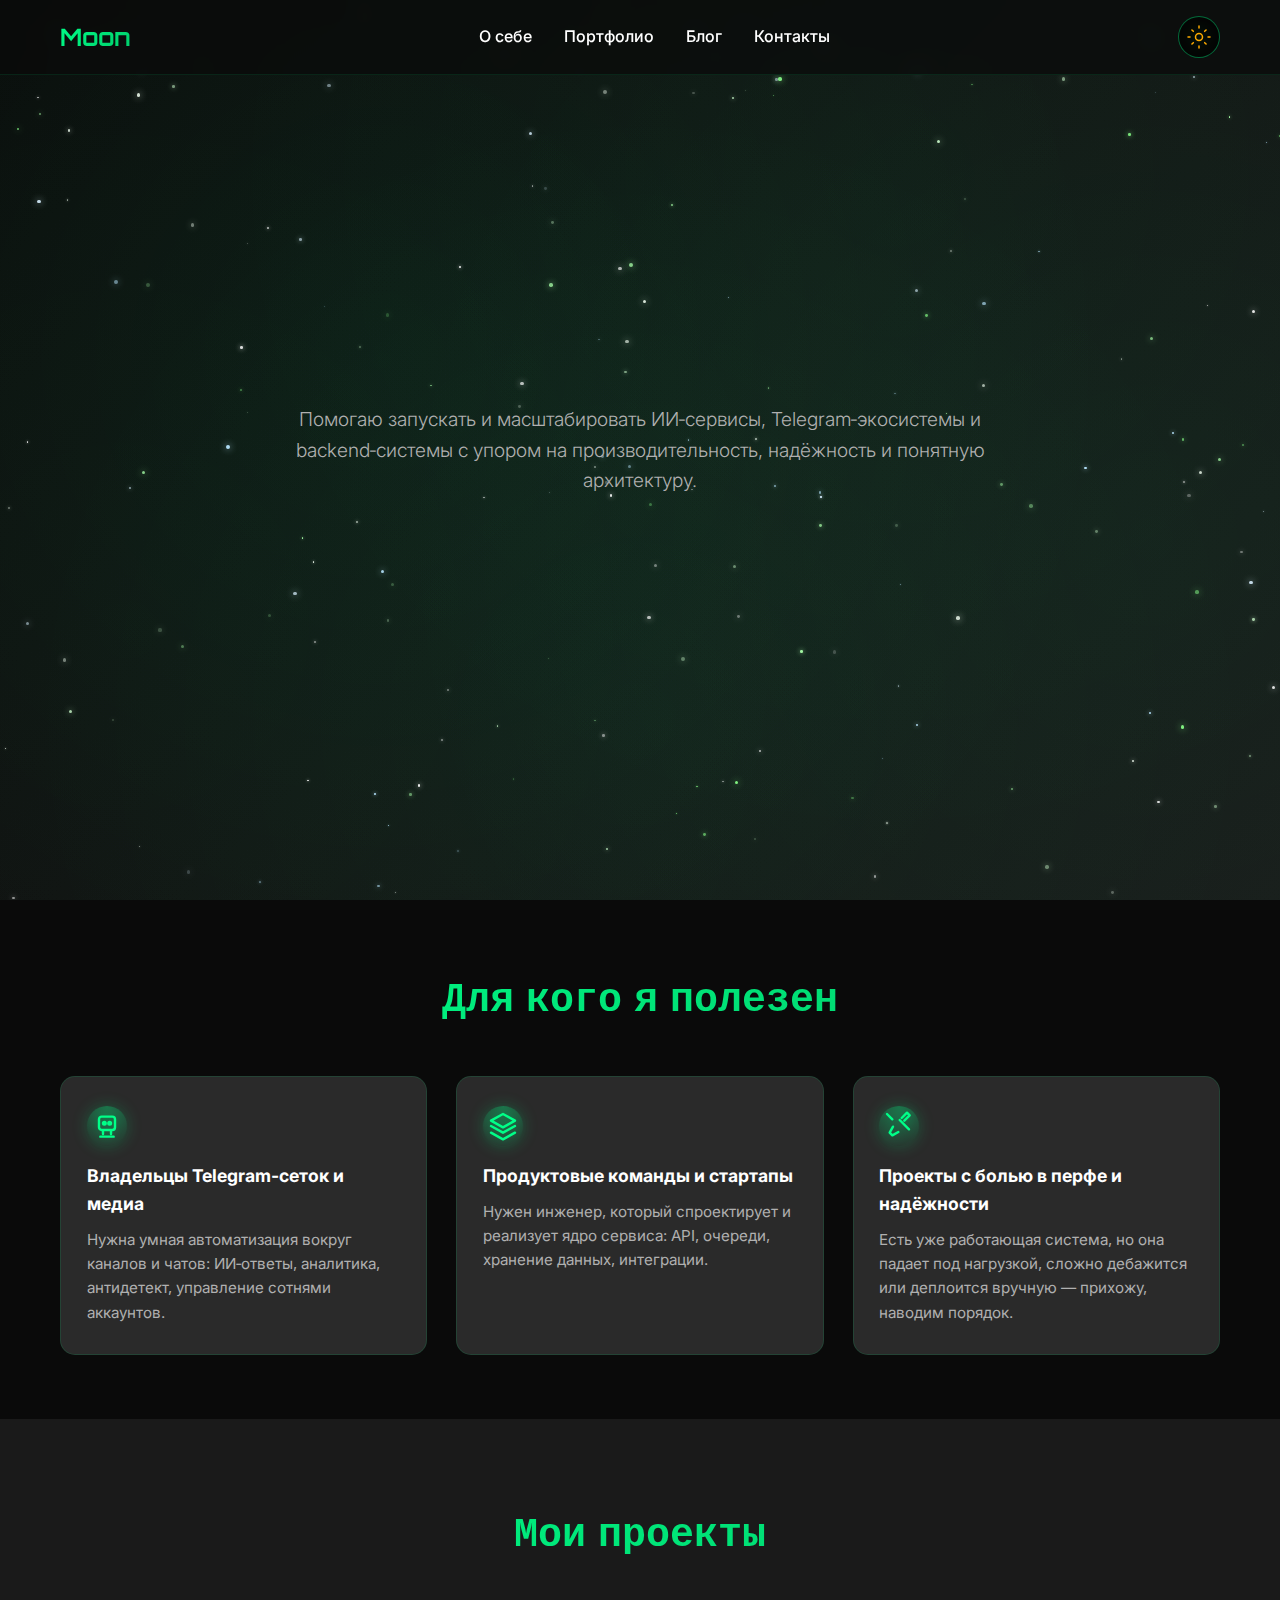
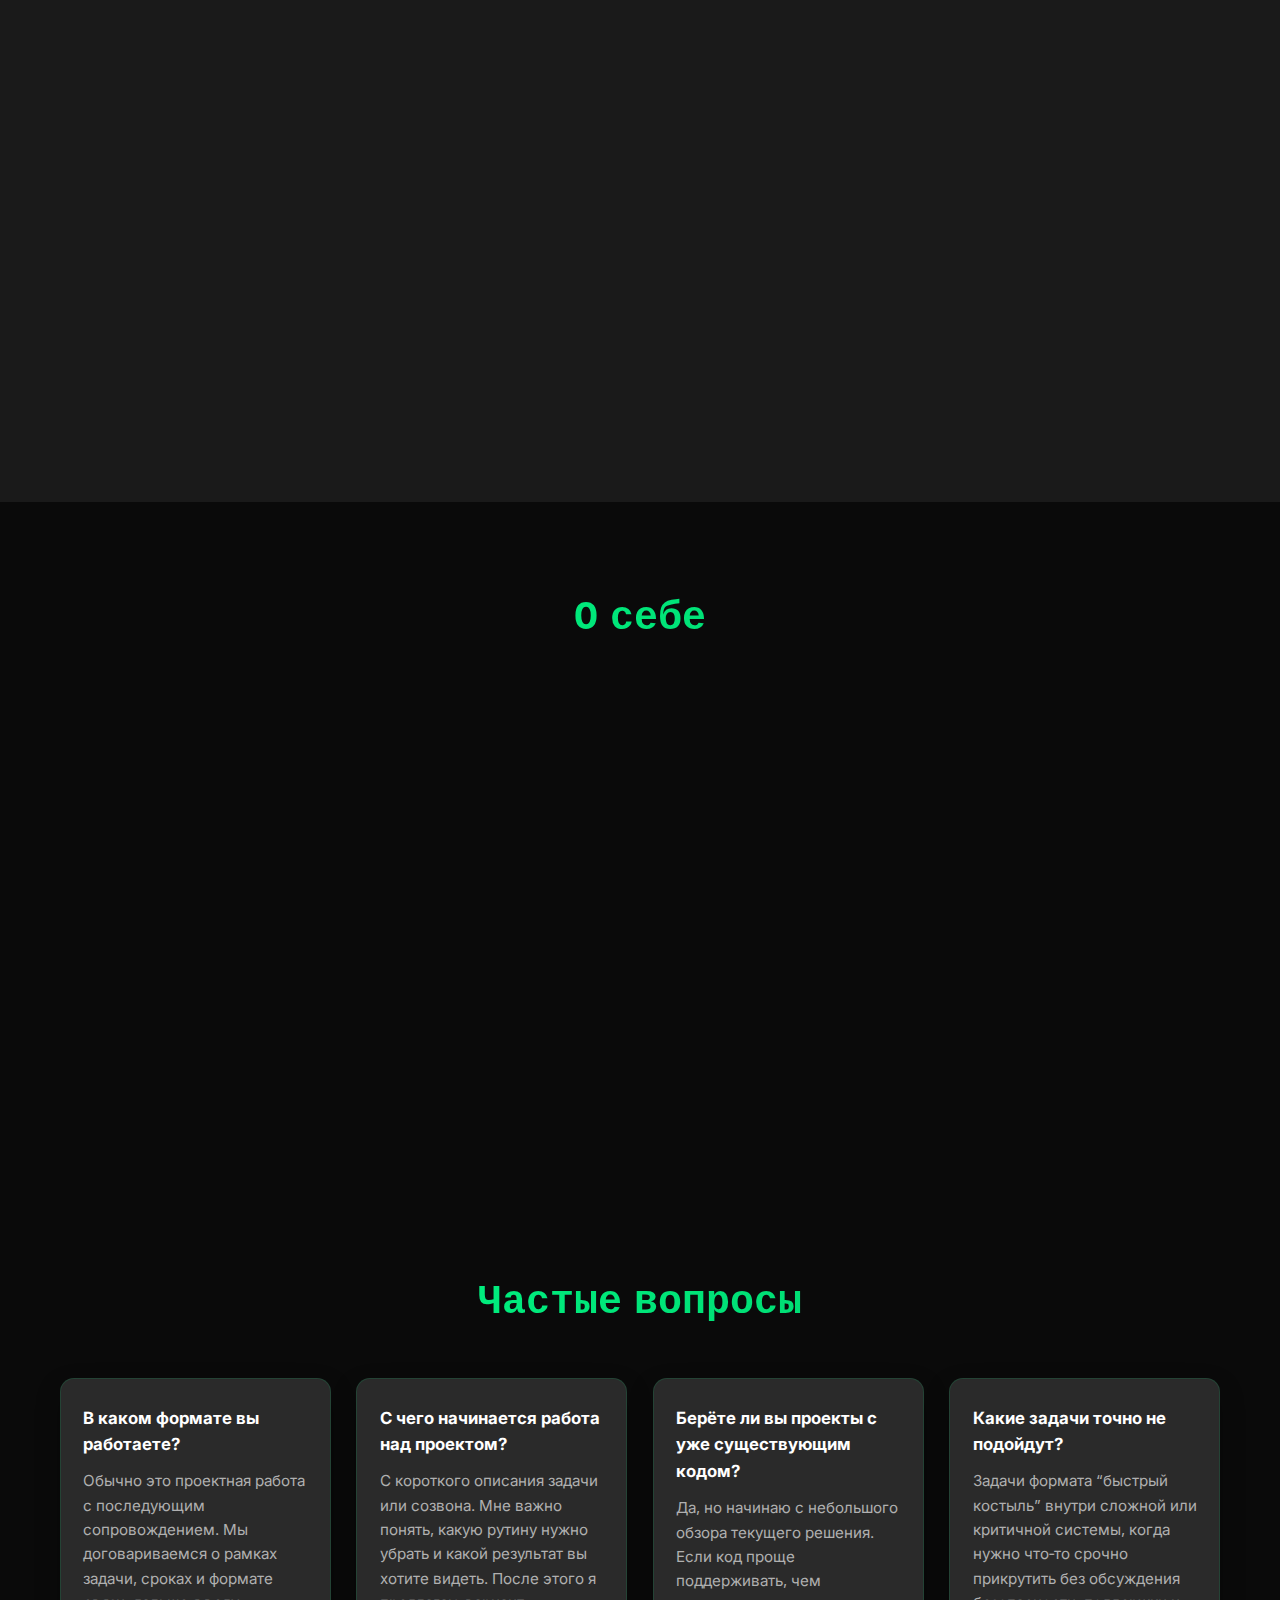
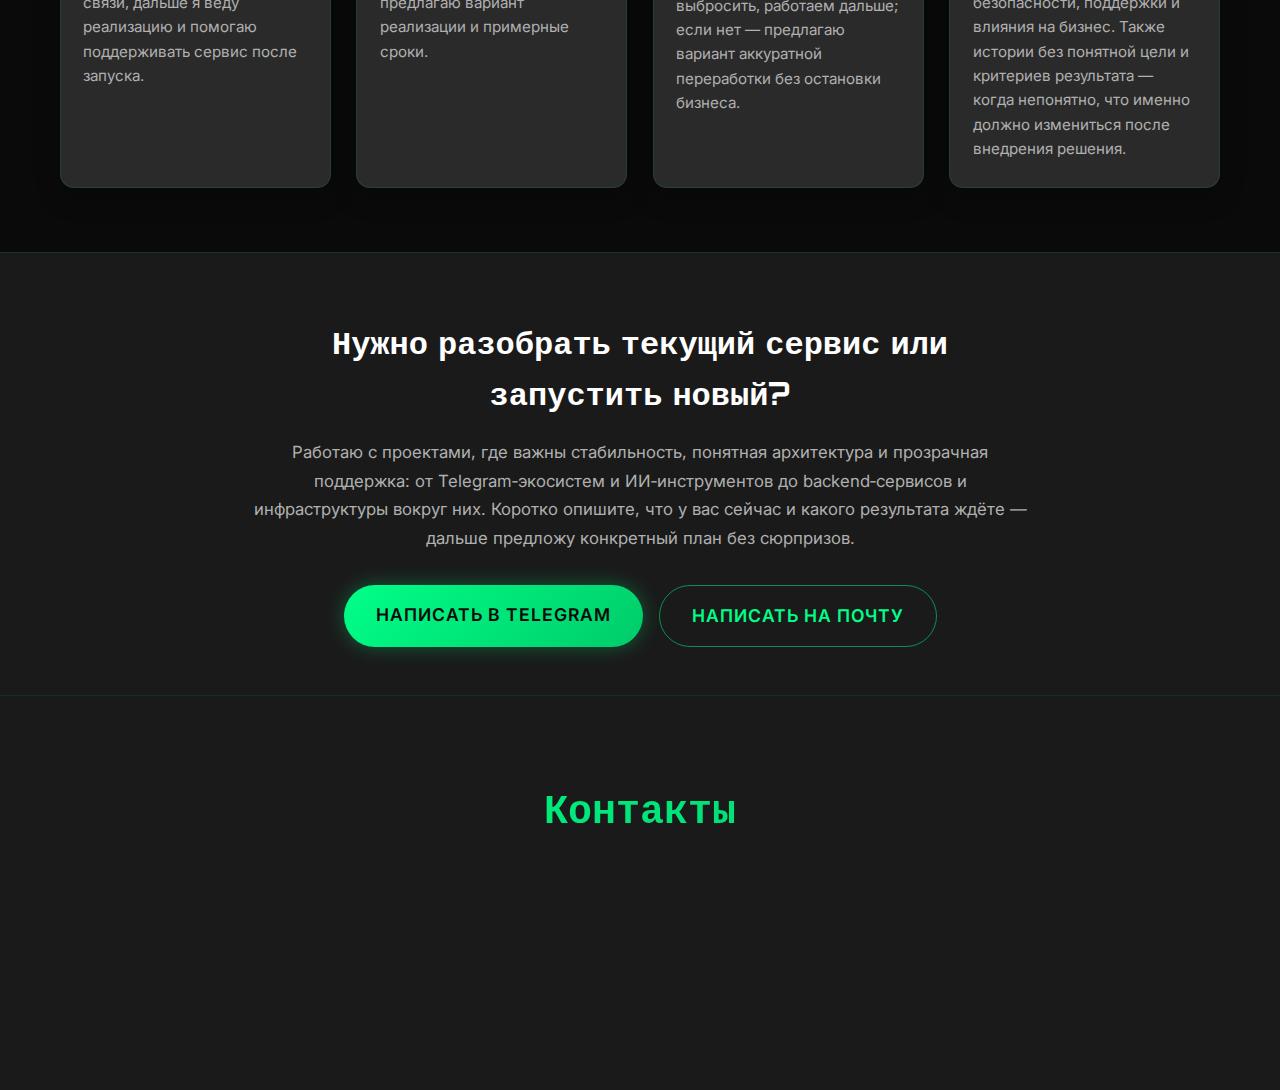
<file: index.html>
<!DOCTYPE html>
<html lang="ru">
<head>
    <meta charset="UTF-8">
    <meta name="viewport" content="width=device-width, initial-scale=1.0">
    <title>Moon - Программист | ИИ‑сервисы, Telegram‑экосистемы, Backend</title>
    
    <!-- SEO Meta Tags -->
    <meta name="description" content="Moon — программист, специализирующийся на ИИ‑сервисах, Telegram‑экосистемах и backend‑системах. Помогаю запускать и масштабировать высоконагруженные сервисы с упором на производительность и надёжность.">
    <meta name="keywords" content="программист, разработчик, ИИ сервисы, Telegram боты, backend разработка, Python, C++, архитектура систем, DevOps">
    <meta name="author" content="Moon">
    <meta name="robots" content="index, follow">
    <link rel="canonical" href="https://yourmoontg.github.io/">
    
    <!-- Open Graph / Facebook -->
    <meta property="og:type" content="website">
    <meta property="og:url" content="https://yourmoontg.github.io/">
    <meta property="og:title" content="Moon - Программист | ИИ‑сервисы, Telegram‑экосистемы, Backend">
    <meta property="og:description" content="Помогаю запускать и масштабировать ИИ‑сервисы, Telegram‑экосистемы и backend‑системы с упором на производительность, надёжность и понятную архитектуру.">
    <meta property="og:image" content="https://yourmoontg.github.io/assets/icons/icon-robot.svg">
    <meta property="og:locale" content="ru_RU">
    <meta property="og:site_name" content="Moon Portfolio">
    
    <!-- Twitter -->
    <meta name="twitter:card" content="summary_large_image">
    <meta name="twitter:url" content="https://yourmoontg.github.io/">
    <meta name="twitter:title" content="Moon - Программист | ИИ‑сервисы, Telegram‑экосистемы, Backend">
    <meta name="twitter:description" content="Помогаю запускать и масштабировать ИИ‑сервисы, Telegram‑экосистемы и backend‑системы с упором на производительность, надёжность и понятную архитектуру.">
    <meta name="twitter:image" content="https://yourmoontg.github.io/assets/icons/icon-robot.svg">

    <!-- Browser UI theming -->
    <meta name="theme-color" content="#0a0a0a">
    
    <!-- Structured Data (JSON-LD) -->
    <script type="application/ld+json">
    {
      "@context": "https://schema.org",
      "@type": "Person",
      "name": "Moon",
      "jobTitle": "Программист",
      "description": "Специалист по ИИ‑сервисам, Telegram‑экосистемам и backend‑системам",
      "url": "https://yourmoontg.github.io",
      "sameAs": [
        "https://github.com/YourMoonTG",
        "https://t.me/m00n_ecosys"
      ],
      "knowsAbout": [
        "ИИ сервисы",
        "Telegram боты",
        "Backend разработка",
        "Python",
        "C++",
        "Архитектура систем",
        "DevOps"
      ]
    }
    </script>
    <script type="application/ld+json">
    {
      "@context": "https://schema.org",
      "@type": "WebSite",
      "name": "Moon Portfolio",
      "url": "https://yourmoontg.github.io",
      "description": "Портфолио программиста Moon - ИИ‑сервисы, Telegram‑экосистемы, Backend разработка",
      "author": {
        "@type": "Person",
        "name": "Moon"
      },
      "potentialAction": {
        "@type": "SearchAction",
        "target": "https://yourmoontg.github.io/blog.html?search={search_term_string}",
        "query-input": "required name=search_term_string"
      }
    }
    </script>
    
    <!-- CSS -->
    <link rel="stylesheet" href="css/main.css">
    <link rel="stylesheet" href="css/components.css">
    <link rel="stylesheet" href="css/animations.css">
    
    <!-- Шрифты -->
    <link href="https://fonts.googleapis.com/css2?family=Orbitron:wght@400;700;900&family=Inter:wght@300;400;500;600&display=swap" rel="stylesheet">
    
</head>
<body>
    <!-- Шапка -->
    <header class="header">
        <div class="container">
            <div class="header-content">
                <div class="logo">
                    <span class="logo-text">Moon</span>
                </div>
                <nav class="nav">
                    <a href="#about" class="nav-link">О себе</a>
                    <a href="#portfolio" class="nav-link">Портфолио</a>
                    <a href="blog.html" class="nav-link">Блог</a>
                    <a href="#contact" class="nav-link">Контакты</a>
                </nav>
                <button class="theme-toggle" id="theme-toggle" aria-label="Переключить тему">
                    <img class="theme-icon icon-img icon-24" src="assets/icons/icon-moon.svg" alt="Тёмная тема">
                </button>
            </div>
        </div>
    </header>

    <!-- Главная секция -->
    <section class="hero">
        <div class="hero-background">
            <div class="particles" id="particles"></div>
        </div>
        <div class="container">
            <div class="hero-content">
                <h1 class="hero-title">
                    <span class="title-line" id="greeting">Привет, я</span>
                    <span class="title-line highlight" id="name">Moon</span>
                    <span class="title-line" id="question">познакомимся?</span>
                </h1>
                <p class="hero-subtitle">
                    Помогаю запускать и масштабировать ИИ‑сервисы, Telegram‑экосистемы и backend‑системы с упором на&nbsp;производительность, надёжность и понятную архитектуру.
                </p>
            </div>
        </div>
    </section>

    <!-- Для кого и какие задачи решаю -->
    <section class="clients" id="clients">
        <div class="container">
            <h2 class="section-title">Для кого я полезен</h2>
            <div class="clients-grid">
                <div class="client-card">
                    <div class="client-icon">
                        <img class="icon-img icon-32" src="assets/icons/icon-robot.svg" alt="ИИ и автоматизация">
                    </div>
                    <h3>Владельцы Telegram‑сеток и медиа</h3>
                    <p>Нужна умная автоматизация вокруг каналов и чатов: ИИ‑ответы, аналитика, антидетект, управление сотнями аккаунтов.</p>
                </div>
                <div class="client-card">
                    <div class="client-icon">
                        <img class="icon-img icon-32" src="assets/icons/icon-stack.svg" alt="Backend и архитектура">
                    </div>
                    <h3>Продуктовые команды и стартапы</h3>
                    <p>Нужен инженер, который спроектирует и реализует ядро сервиса: API, очереди, хранение данных, интеграции.</p>
                </div>
                <div class="client-card">
                    <div class="client-icon">
                        <img class="icon-img icon-32" src="assets/icons/icon-tools.svg" alt="Оптимизация и DevOps">
                    </div>
                    <h3>Проекты с болью в перфе и надёжности</h3>
                    <p>Есть уже работающая система, но она падает под нагрузкой, сложно дебажится или деплоится вручную — прихожу, наводим порядок.</p>
                </div>
            </div>
        </div>
    </section>

    <!-- Секция проектов -->
    <section class="projects" id="portfolio">
        <div class="container">
            <h2 class="section-title">Мои проекты</h2>
            <div class="projects-grid">
                <a href="projects/smart-committer.html" class="project-card project-link">
                    <div class="project-image">
                        <div class="project-placeholder">
                            <img class="icon-img icon-80" src="assets/icons/icon-robot.svg" alt="Иконка робота">
                        </div>
                    </div>
                    <div class="project-content">
                        <h3 class="project-title">Smart Committer</h3>
                        <p class="project-description">ИИ система для мониторинга Telegram-каналов и автогенерации ответов</p>
                        <div class="project-tech">
                            <span class="tech-tag">C++20</span>
                            <span class="tech-tag">PostgreSQL</span>
                            <span class="tech-tag">OpenAI GPT-4</span>
                        </div>
                    </div>
                </a>
                
                <a href="projects/tebium-ecosystem.html" class="project-card project-link">
                    <div class="project-image">
                        <div class="project-placeholder">
                            <img class="icon-img icon-80" src="assets/icons/icon-world.svg" alt="Иконка глобуса">
                        </div>
                    </div>
                    <div class="project-content">
                        <h3 class="project-title">TeBium Ecosystem</h3>
                        <p class="project-description">Модульная экосистема для управления Telegram ботами с аналитикой</p>
                        <div class="project-tech">
                            <span class="tech-tag">Python</span>
                            <span class="tech-tag">aiogram</span>
                            <span class="tech-tag">Docker</span>
                        </div>
                    </div>
                </a>
                
                <a href="projects/custom-linux.html" class="project-card project-link">
                    <div class="project-image">
                        <div class="project-placeholder">
                            <img class="icon-img icon-80" src="assets/icons/icon-linux.svg" alt="Иконка Linux">
                        </div>
                    </div>
                    <div class="project-content">
                        <h3 class="project-title">Кастомный Linux</h3>
                        <p class="project-description">Автоматизированная настройка Arch Linux WSL с современными инструментами</p>
                        <div class="project-tech">
                            <span class="tech-tag">PowerShell</span>
                            <span class="tech-tag">Arch Linux</span>
                            <span class="tech-tag">zsh</span>
                        </div>
                    </div>
                </a>
            </div>
        </div>
    </section>

    <!-- Секция "О себе" -->
    <section class="about" id="about">
        <div class="container">
            <h2 class="section-title">О себе</h2>
            <div class="about-content">
                <div class="about-text">
                    <p>Мне важны три вещи: понятность, безопасность и предсказуемое поведение системы. Работаю с Python, C++, PostgreSQL, Docker, aiogram и инфраструктурой вокруг этого — из этих кирпичей собираю аккуратные сервисы: от Telegram‑экосистем и ИИ‑интеграций до backend‑ядра продукта.</p>
                    <p>Чаще всего подключаюсь, когда уже есть пользователи и нагрузка: что‑то падает, тормозит, сложно диагностировать или развивать дальше без риска сломать остальное. Вместе формулируем задачу, согласуем рамки и формат работы, дальше аккуратно наводим порядок и развиваем систему по шагам.</p>
                </div>
                <div class="about-skills">
                    <h3>Сильные стороны</h3>
                    <div class="skills-grid">
                        <div class="skill-item">Высоконагруженные сервисы и очереди</div>
                        <div class="skill-item">ИИ‑интеграции (GPT‑4, Claude и др.)</div>
                        <div class="skill-item">Telegram‑боты и многoаккаунтные системы</div>
                        <div class="skill-item">Архитектура и дизайн систем</div>
                        <div class="skill-item">Логи, метрики, алерты, наблюдаемость</div>
                        <div class="skill-item">CI/CD, Docker, инфраструктура под прод</div>
                    </div>
                </div>
            </div>
        </div>
    </section>

    <!-- Мини‑FAQ для заказчиков -->
    <section class="faq">
        <div class="container">
            <h2 class="section-title">Частые вопросы</h2>
            <div class="faq-grid">
                <div class="faq-item">
                    <h3>В каком формате вы работаете?</h3>
                    <p>Обычно это проектная работа с последующим сопровождением. Мы договариваемся о рамках задачи, сроках и формате связи, дальше я веду реализацию и помогаю поддерживать сервис после запуска.</p>
                </div>
                <div class="faq-item">
                    <h3>С чего начинается работа над проектом?</h3>
                    <p>С короткого описания задачи или созвона. Мне важно понять, какую рутину нужно убрать и какой результат вы хотите видеть. После этого я предлагаю вариант реализации и примерные сроки.</p>
                </div>
                <div class="faq-item">
                    <h3>Берёте ли вы проекты с уже существующим кодом?</h3>
                    <p>Да, но начинаю с небольшого обзора текущего решения. Если код проще поддерживать, чем выбросить, работаем дальше; если нет — предлагаю вариант аккуратной переработки без остановки бизнеса.</p>
                </div>
                <div class="faq-item">
                    <h3>Какие задачи точно не подойдут?</h3>
                    <p>Задачи формата “быстрый костыль” внутри сложной или критичной системы, когда нужно что‑то срочно прикрутить без обсуждения безопасности, поддержки и влияния на бизнес. Также истории без понятной цели и критериев результата — когда непонятно, что именно должно измениться после внедрения решения.</p>
                </div>
            </div>
        </div>
    </section>

    <!-- Финальный CTA -->
    <section class="cta-section">
        <div class="container">
            <div class="cta-inner">
                <h2 class="cta-title">Нужно разобрать текущий сервис или запустить новый?</h2>
                <p class="cta-text">
                    Работаю с проектами, где важны стабильность, понятная архитектура и прозрачная поддержка: от Telegram‑экосистем и ИИ‑инструментов до backend‑сервисов и инфраструктуры вокруг них. Коротко опишите, что у вас сейчас и какого результата ждёте&nbsp;&mdash; дальше предложу конкретный план без сюрпризов.
                </p>
                <div class="cta-actions">
                    <a href="https://t.me/Tigran_Gabreliyan" class="cta-button primary-cta">Написать в Telegram</a>
                    <a href="mailto:moon@example.com" class="cta-button secondary-cta">Написать на почту</a>
                </div>
            </div>
        </div>
    </section>

    <!-- Контакты -->
    <section class="contact" id="contact">
        <div class="container">
            <h2 class="section-title">Контакты</h2>
            <div class="contact-content">
                <div class="contact-info">
                    <p>Готов к новым проектам и интересным задачам!</p>
                    <div class="contact-links">
                        <a href="mailto:moon@example.com" class="contact-link">
                            <img class="contact-icon icon-img" src="assets/icons/icon-mail.svg" alt="Почта">
                            moon@example.com
                        </a>
                        <a href="https://github.com/YourMoonTG" class="contact-link">
                            <img class="contact-icon icon-img" src="assets/icons/icon-github.svg" alt="GitHub">
                            GitHub
                        </a>
                        <a href="https://t.me/m00n_ecosys" class="contact-link">
                            <img class="contact-icon icon-img" src="assets/icons/icon-telegram.svg" alt="Telegram">
                            Telegram
                        </a>
                    </div>
                </div>
            </div>
        </div>
    </section>

    <script src="js/main.js"></script>
    <script src="js/particles.js"></script>
</body>
</html>
</file>
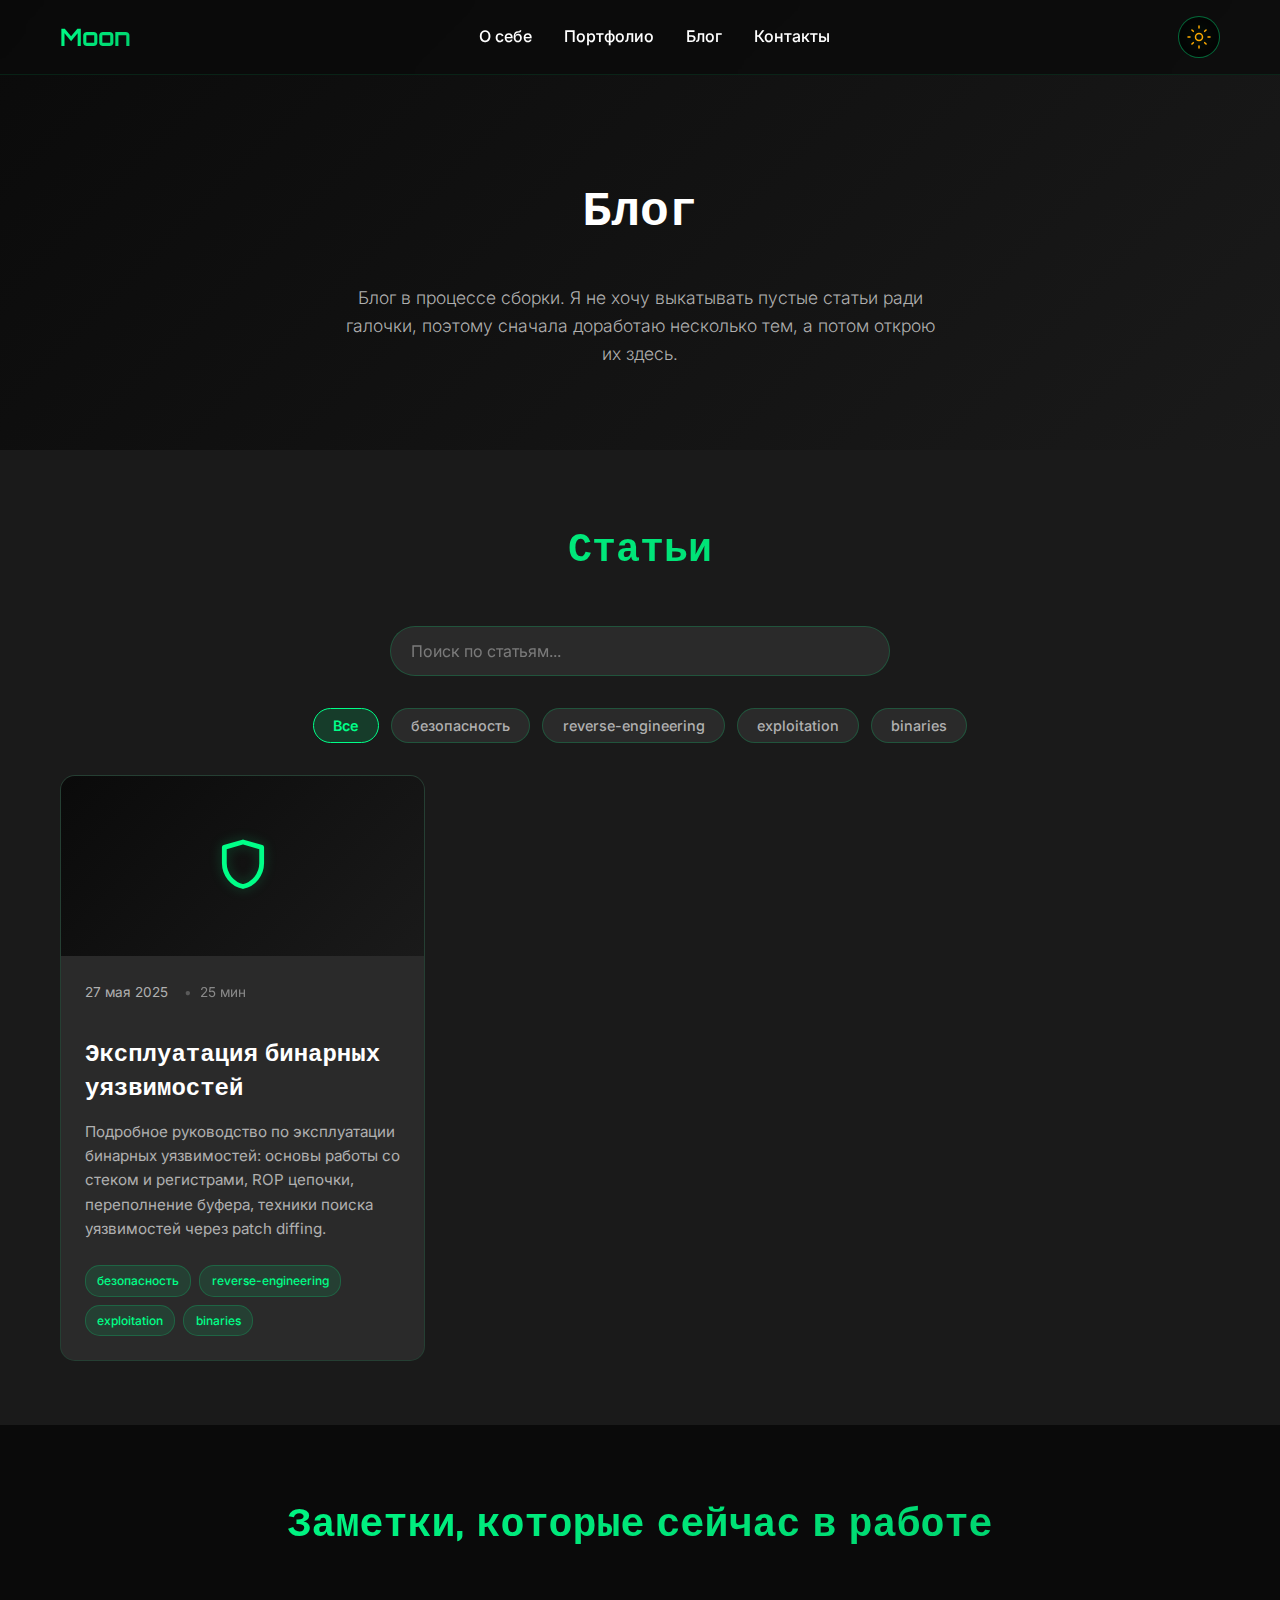
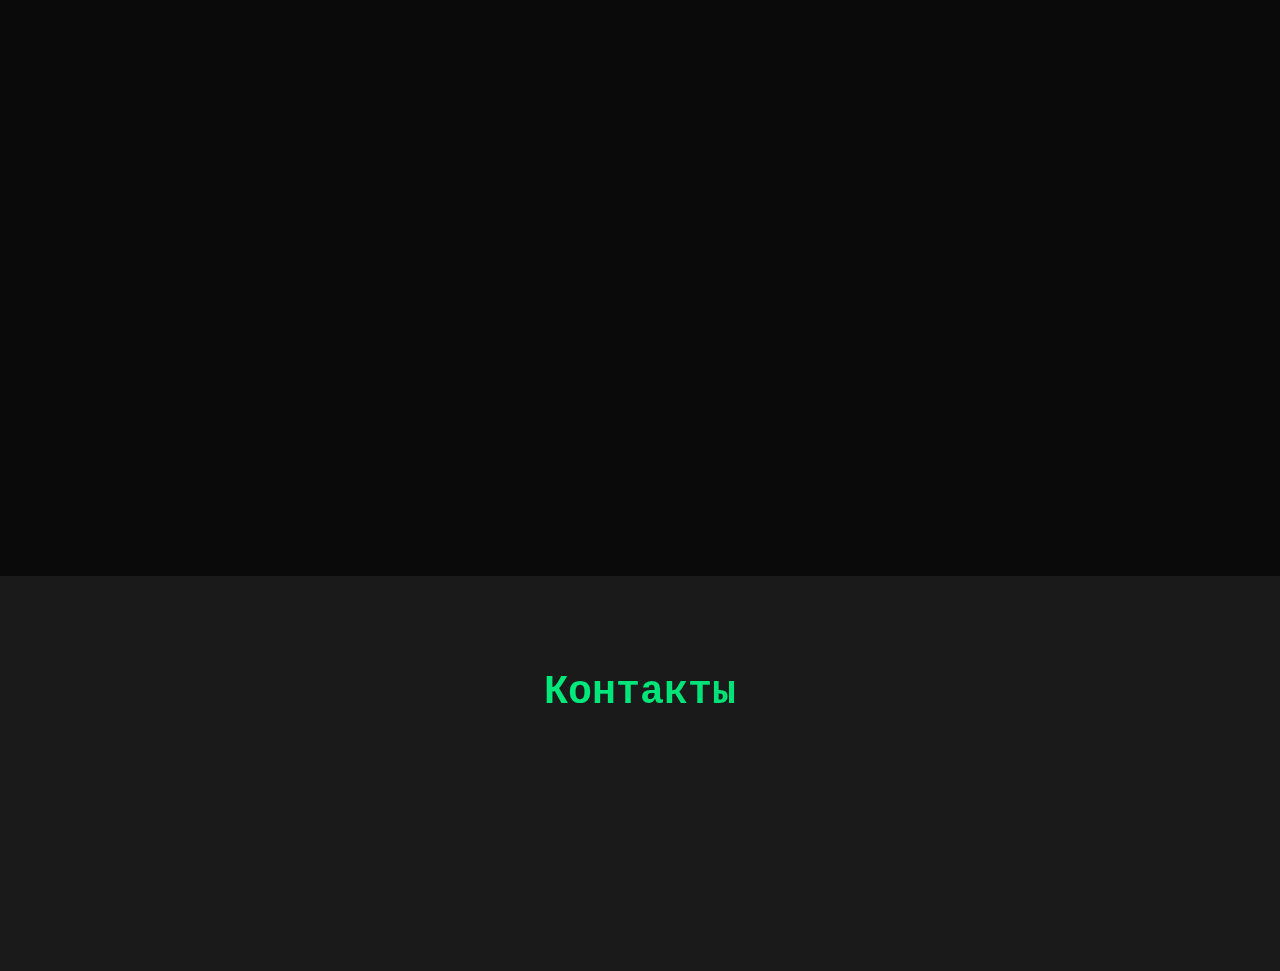
<file: blog.html>
<!DOCTYPE html>
<html lang="ru">
<head>
    <meta charset="UTF-8">
    <meta name="viewport" content="width=device-width, initial-scale=1.0">
    <title>Блог - Moon</title>
    
    <!-- CSS -->
    <link rel="stylesheet" href="css/main.css">
    <link rel="stylesheet" href="css/components.css">
    <link rel="stylesheet" href="css/animations.css">
    <link rel="stylesheet" href="css/blog.css">
    
    <!-- Шрифты -->
    <link href="https://fonts.googleapis.com/css2?family=Orbitron:wght@400;700;900&family=Inter:wght@300;400;500;600&display=swap" rel="stylesheet">
</head>
<body>
    <!-- Шапка -->
    <header class="header">
        <div class="container">
            <div class="header-content">
                <div class="logo">
                    <a href="index.html" class="logo-link">
                        <span class="logo-text">Moon</span>
                    </a>
                </div>
                <nav class="nav">
                    <a href="index.html#about" class="nav-link">О себе</a>
                    <a href="index.html#portfolio" class="nav-link">Портфолио</a>
                    <a href="#blog" class="nav-link">Блог</a>
                    <a href="index.html#contact" class="nav-link">Контакты</a>
                </nav>
                <button class="theme-toggle" id="theme-toggle" aria-label="Переключить тему">
                    <img class="theme-icon icon-img icon-24" src="assets/icons/icon-moon.svg" alt="Тёмная тема">
                </button>
            </div>
        </div>
    </header>

    <!-- Hero секция блога -->
    <section class="hero" style="min-height: 50vh; padding-top: 6rem;">
        <div class="container">
            <div class="hero-content">
                <h1 class="hero-title" style="font-size: 3rem; margin-bottom: 1rem;">Блог</h1>
                <p class="hero-subtitle" style="font-size: 1.1rem; max-width: 600px; margin: 0 auto;">
                    Блог в процессе сборки. Я не хочу выкатывать пустые статьи ради галочки, поэтому сначала доработаю несколько тем, а потом открою их здесь.
                </p>
            </div>
        </div>
    </section>

    <!-- Опубликованные статьи -->
    <section class="blog" id="blog" style="padding: 4rem 0; background: var(--bg-secondary);">
        <div class="container">
            <h2 class="section-title">Статьи</h2>
            
            <!-- Поиск -->
            <div class="blog-search">
                <input 
                    type="text" 
                    class="blog-search-input" 
                    placeholder="Поиск по статьям..."
                    id="blog-search-input"
                >
            </div>
            
            <!-- Фильтры по тегам -->
            <div class="blog-filters"></div>
            
            <!-- Контейнер для списка статей -->
            <div id="articles-list"></div>
        </div>
    </section>

    <!-- Заметки в работе (черновики) -->
    <section class="blog-drafts" style="padding: 4rem 0; background: var(--bg-primary);">
        <div class="container">
            <h2 class="section-title">Заметки, которые сейчас в работе</h2>
            <div class="projects-grid" style="max-width: 1000px; margin: 0 auto;">
                <div class="project-card" style="cursor: default;">
                    <div class="project-image" style="height: 180px;">
                        <div class="project-placeholder">
                            <img class="icon-img icon-64" src="assets/icons/icon-robot.svg" alt="Telegram экосистемы">
                        </div>
                    </div>
                    <div class="project-content">
                        <div style="display: flex; align-items: center; gap: 0.5rem; margin-bottom: 0.5rem;">
                            <span class="status-badge draft">В работе</span>
                        </div>
                        <h3 class="project-title">Как я проектирую Telegram‑экосистемы</h3>
                        <p class="project-description">Тема уже в заметках, собираю примеры и иллюстрации. Появится здесь, когда из этого получится полезный текст, а не просто поток мыслей.</p>
                    </div>
                </div>
                
                <div class="project-card" style="cursor: default;">
                    <div class="project-image" style="height: 180px;">
                        <div class="project-placeholder">
                            <img class="icon-img icon-64" src="assets/icons/icon-shield.svg" alt="Продовые сервисы">
                        </div>
                    </div>
                    <div class="project-content">
                        <div style="display: flex; align-items: center; gap: 0.5rem; margin-bottom: 0.5rem;">
                            <span class="status-badge draft">В работе</span>
                        </div>
                        <h3 class="project-title">Что считаю обязательным в продовом сервисе</h3>
                        <p class="project-description">Тема уже в заметках, собираю примеры и иллюстрации. Появится здесь, когда из этого получится полезный текст, а не просто поток мыслей.</p>
                    </div>
                </div>
                
                <div class="project-card" style="cursor: default;">
                    <div class="project-image" style="height: 180px;">
                        <div class="project-placeholder">
                            <img class="icon-img icon-64" src="assets/icons/icon-chart.svg" alt="Логи и метрики">
                        </div>
                    </div>
                    <div class="project-content">
                        <div style="display: flex; align-items: center; gap: 0.5rem; margin-bottom: 0.5rem;">
                            <span class="status-badge draft">В работе</span>
                        </div>
                        <h3 class="project-title">Как я подхожу к логам и метрикам</h3>
                        <p class="project-description">Тема уже в заметках, собираю примеры и иллюстрации. Появится здесь, когда из этого получится полезный текст, а не просто поток мыслей.</p>
                    </div>
                </div>
            </div>
        </div>
    </section>

    <!-- Контакты -->
    <section class="contact" id="contact">
        <div class="container">
            <h2 class="section-title">Контакты</h2>
            <div class="contact-content">
                <div class="contact-info">
                    <p>Готов к новым проектам и интересным задачам!</p>
                    <div class="contact-links">
                        <a href="mailto:moon@example.com" class="contact-link">
                            <img class="contact-icon icon-img" src="assets/icons/icon-mail.svg" alt="Почта">
                            moon@example.com
                        </a>
                        <a href="https://github.com/YourMoonTG" class="contact-link">
                            <img class="contact-icon icon-img" src="assets/icons/icon-github.svg" alt="GitHub">
                            GitHub
                        </a>
                        <a href="https://t.me/m00n_ecosys" class="contact-link">
                            <img class="contact-icon icon-img" src="assets/icons/icon-telegram.svg" alt="Telegram">
                            Telegram
                        </a>
                    </div>
                </div>
            </div>
        </div>
    </section>

    <script src="js/main.js"></script>
    <script src="js/blog.js"></script>
</body>
</html>
</file>
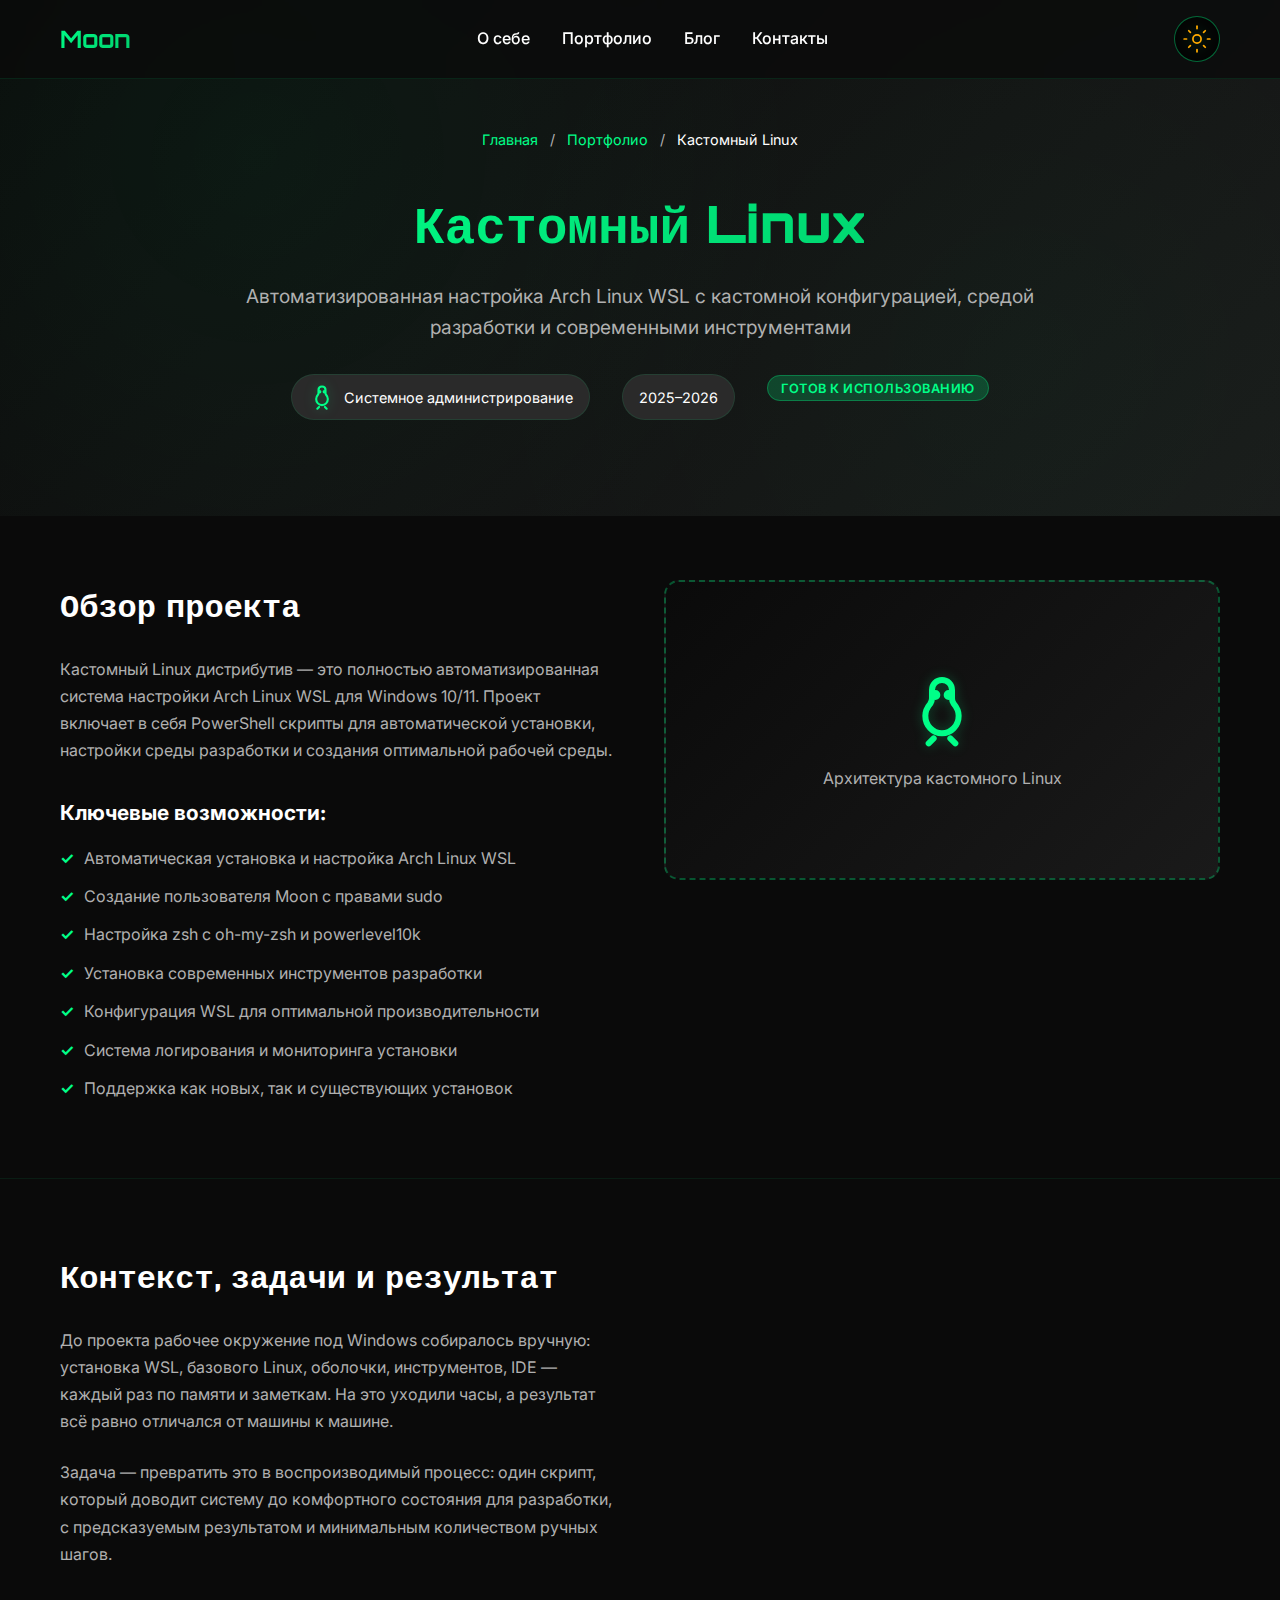
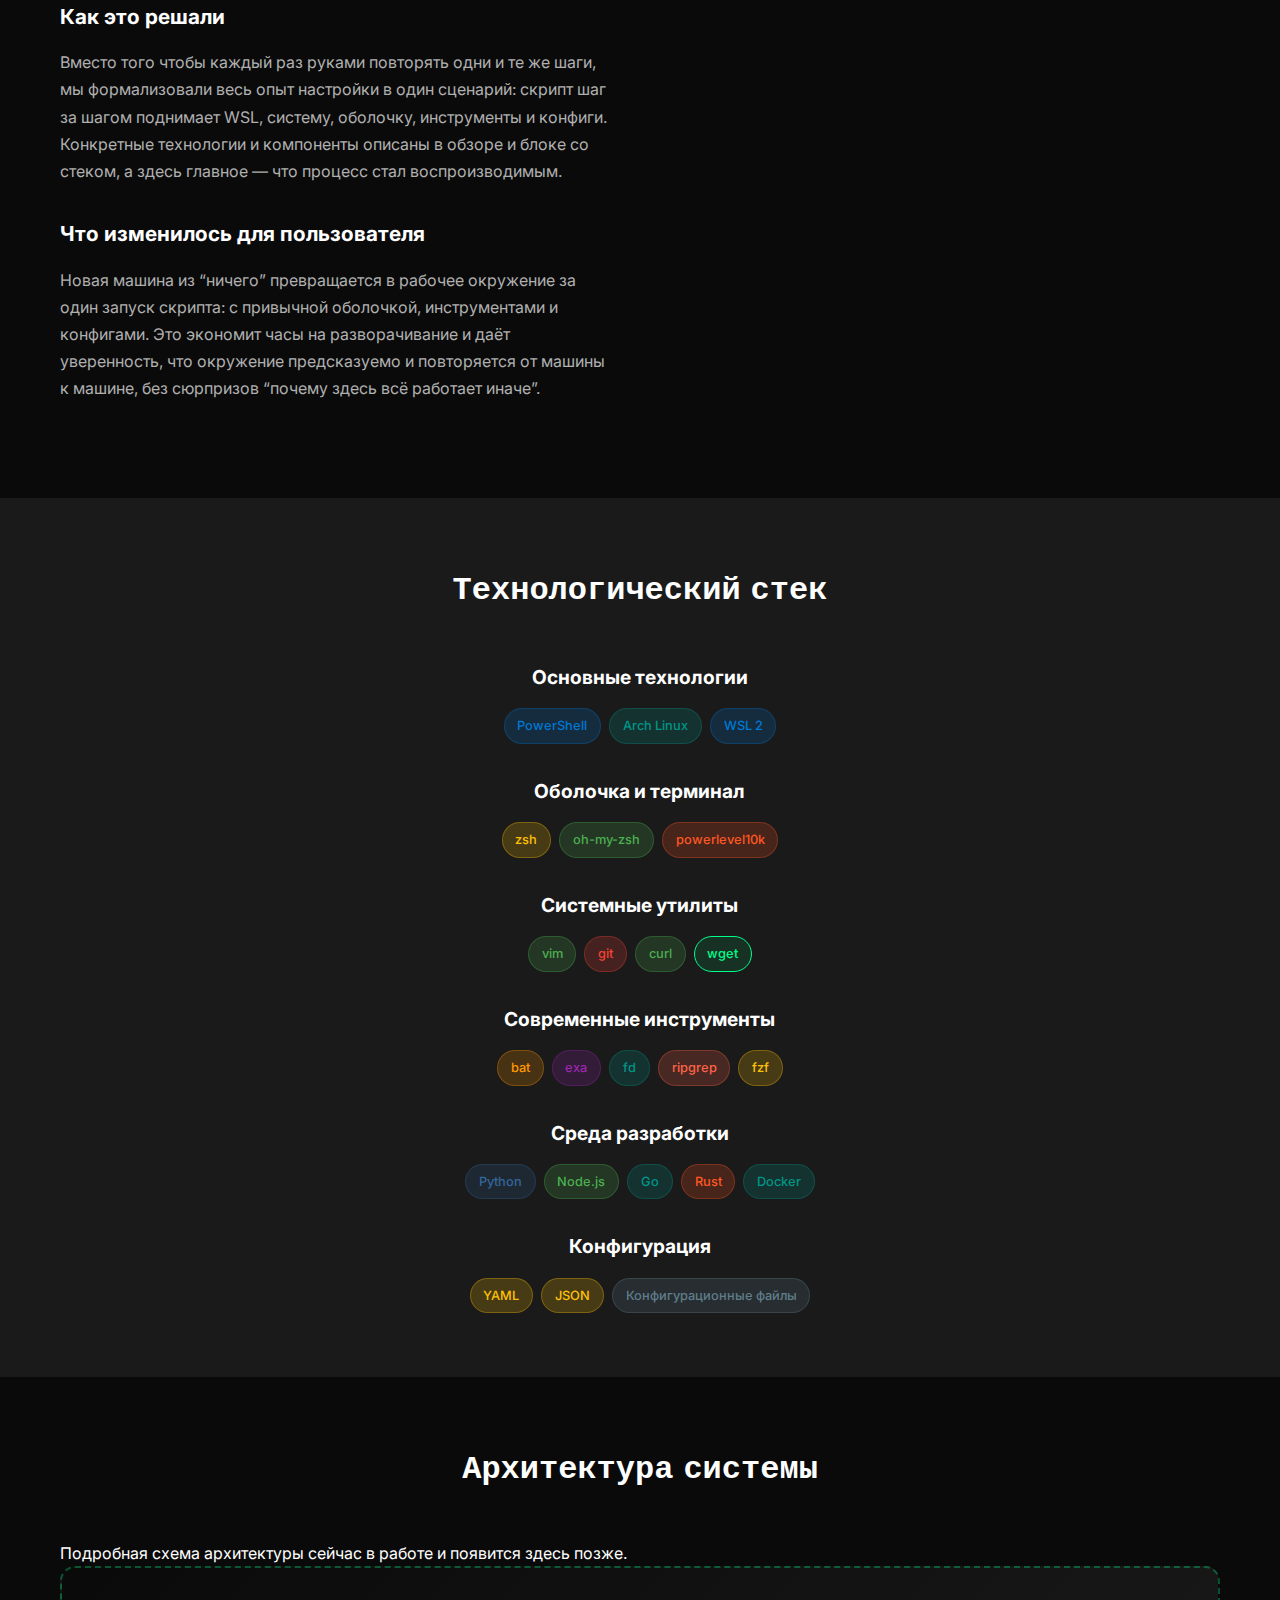
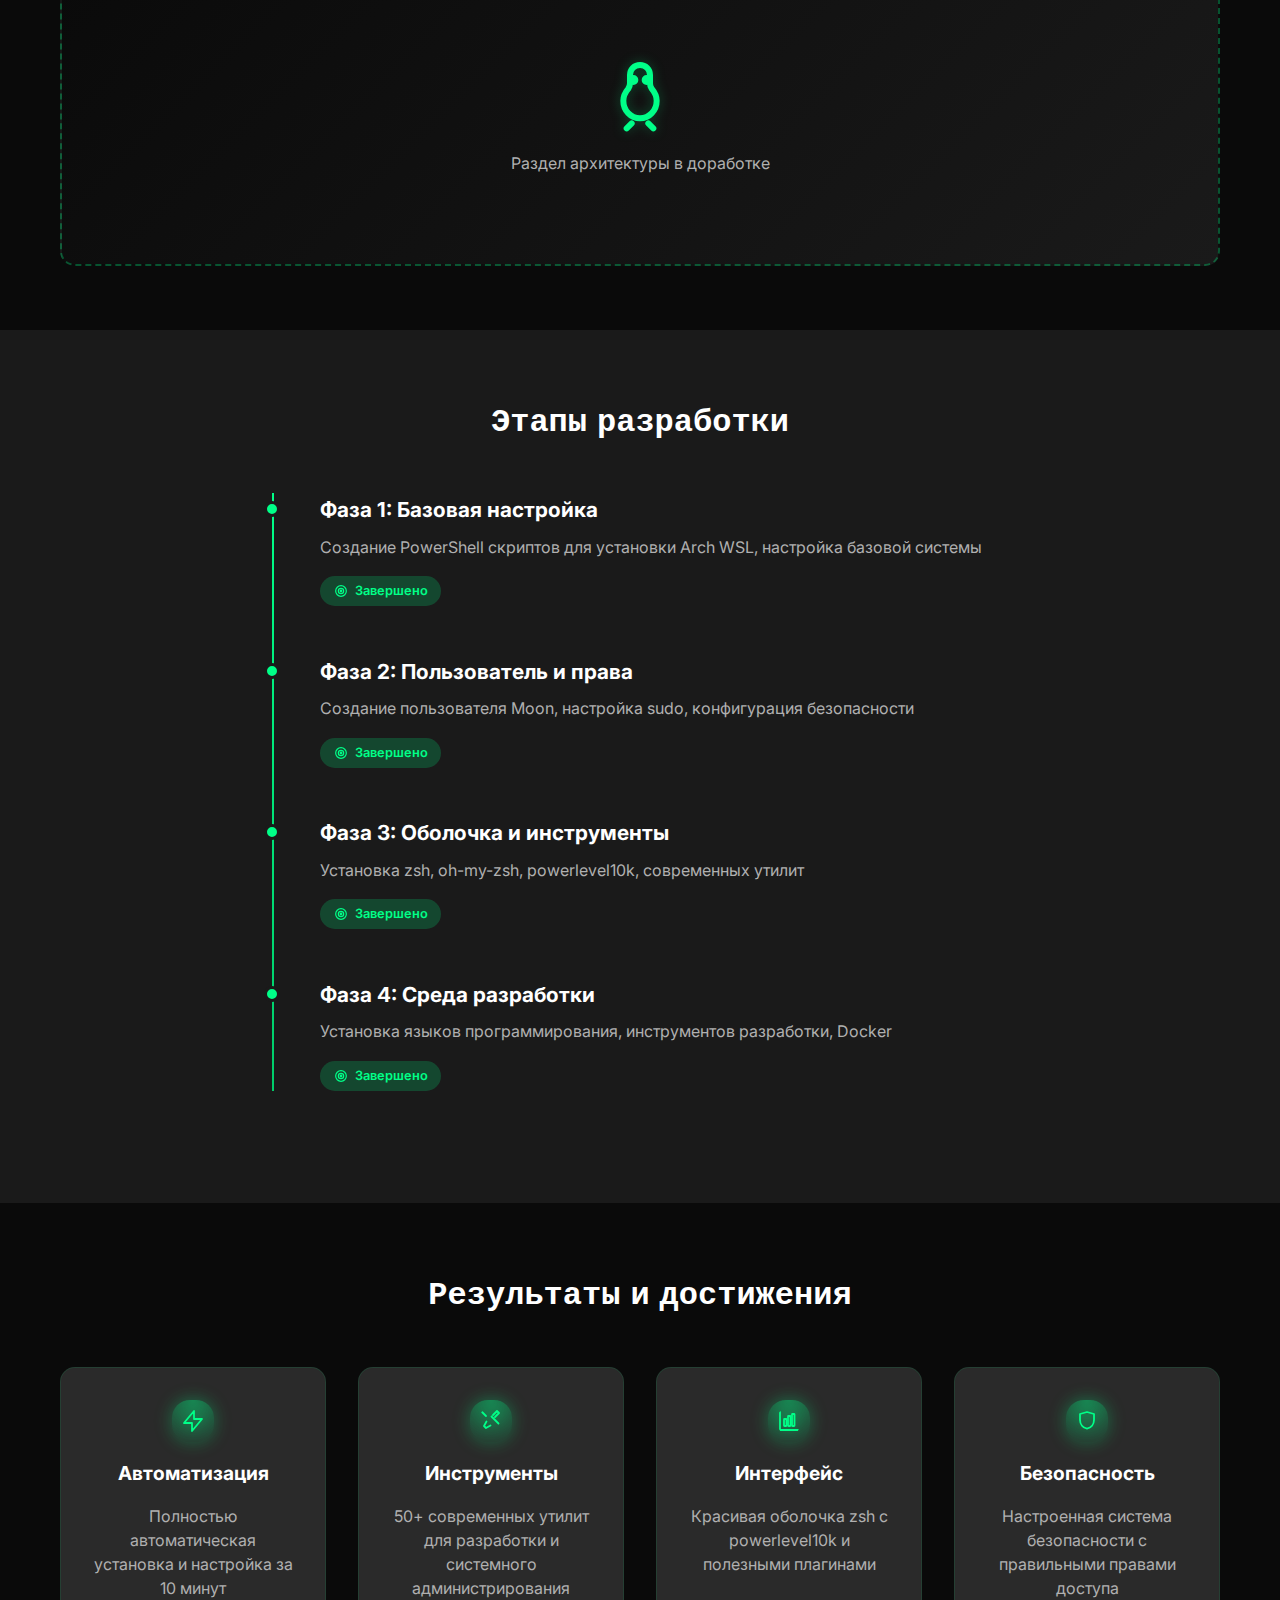
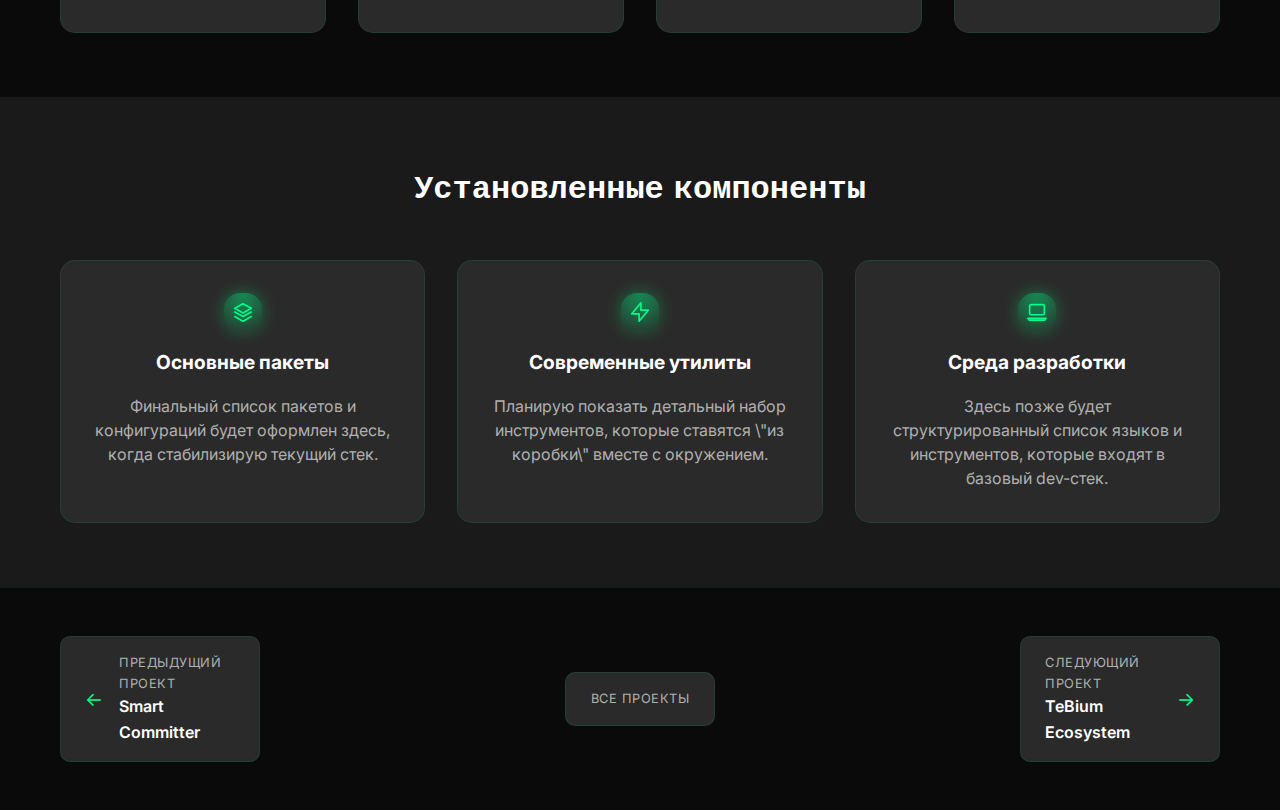
<file: projects/custom-linux.html>
<!DOCTYPE html>
<html lang="ru">
<head>
    <meta charset="UTF-8">
    <meta name="viewport" content="width=device-width, initial-scale=1.0">
    <title>Кастомный Linux - Автоматизированная настройка Arch Linux WSL | Moon Portfolio</title>
    
    <!-- SEO Meta Tags -->
    <meta name="description" content="Кастомный Linux — автоматизированная настройка Arch Linux WSL с современными инструментами. PowerShell скрипты для быстрой настройки рабочего окружения.">
    <meta name="keywords" content="Arch Linux, WSL, кастомный Linux, автоматизация, PowerShell, zsh, настройка Linux, разработка">
    <meta name="author" content="Moon">
    <meta name="robots" content="index, follow">
    <link rel="canonical" href="https://yourmoontg.github.io/projects/custom-linux.html">
    
    <!-- Open Graph / Facebook -->
    <meta property="og:type" content="article">
    <meta property="og:url" content="https://yourmoontg.github.io/projects/custom-linux.html">
    <meta property="og:title" content="Кастомный Linux - Автоматизированная настройка Arch Linux WSL">
    <meta property="og:description" content="Автоматизированная настройка Arch Linux WSL с современными инструментами. PowerShell скрипты для быстрой настройки рабочего окружения.">
    <meta property="og:image" content="https://yourmoontg.github.io/assets/icons/icon-linux.svg">
    <meta property="og:locale" content="ru_RU">
    <meta property="og:site_name" content="Moon Portfolio">
    
    <!-- Twitter -->
    <meta name="twitter:card" content="summary_large_image">
    <meta name="twitter:url" content="https://yourmoontg.github.io/projects/custom-linux.html">
    <meta name="twitter:title" content="Кастомный Linux - Автоматизированная настройка Arch Linux WSL">
    <meta name="twitter:description" content="Автоматизированная настройка Arch Linux WSL с современными инструментами.">
    <meta name="twitter:image" content="https://yourmoontg.github.io/assets/icons/icon-linux.svg">
    
    <!-- Structured Data (JSON-LD) -->
    <script type="application/ld+json">
    {
      "@context": "https://schema.org",
      "@type": "SoftwareApplication",
      "name": "Кастомный Linux",
      "applicationCategory": "UtilityApplication",
      "description": "Автоматизированная настройка Arch Linux WSL с современными инструментами",
      "url": "https://yourmoontg.github.io/projects/custom-linux.html",
      "author": {
        "@type": "Person",
        "name": "Moon"
      },
      "programmingLanguage": ["PowerShell"],
      "operatingSystem": "Linux"
    }
    </script>
    
    <!-- CSS -->
    <link rel="stylesheet" href="../css/main.css">
    <link rel="stylesheet" href="../css/components.css">
    <link rel="stylesheet" href="project-styles.css">
    
    <!-- Шрифты -->
    <link href="https://fonts.googleapis.com/css2?family=Orbitron:wght@400;700;900&family=Inter:wght@300;400;500;600&display=swap" rel="stylesheet">
</head>
<body>
    <!-- Шапка -->
    <header class="header">
        <div class="container">
            <div class="header-content">
                <div class="logo">
                    <a href="../index.html" class="logo-link">
                        <span class="logo-text">Moon</span>
                    </a>
                </div>
                <nav class="nav">
                    <a href="../index.html#about" class="nav-link">О себе</a>
                    <a href="../index.html#portfolio" class="nav-link">Портфолио</a>
                    <a href="../blog.html" class="nav-link">Блог</a>
                    <a href="../index.html#contact" class="nav-link">Контакты</a>
                </nav>
                <button class="theme-toggle" id="theme-toggle" aria-label="Переключить тему">
                    <img class="theme-icon" src="../assets/icons/icon-moon.svg" alt="Тёмная тема">
                </button>
            </div>
        </div>
    </header>

    <!-- Hero секция проекта -->
    <section class="project-hero">
        <div class="container">
            <div class="project-hero-content">
                <div class="project-breadcrumb">
                    <a href="../index.html">Главная</a>
                    <span class="breadcrumb-separator">/</span>
                    <a href="../index.html#portfolio">Портфолио</a>
                    <span class="breadcrumb-separator">/</span>
                    <span class="breadcrumb-current">Кастомный Linux</span>
                </div>
                
                <h1 class="project-title">Кастомный Linux</h1>
                <p class="project-subtitle">Автоматизированная настройка Arch Linux WSL с кастомной конфигурацией, средой разработки и современными инструментами</p>
                
                <div class="project-meta">
                    <div class="project-category">
                        <img class="category-icon icon-img" src="../assets/icons/icon-linux.svg" alt="Linux">
                        <span>Системное администрирование</span>
                    </div>
                    <div class="project-year">2025–2026</div>
                    <div class="project-status">
                        <span class="status-badge status-completed">Готов к использованию</span>
                    </div>
                </div>
            </div>
        </div>
    </section>

    <!-- Обзор проекта -->
    <section class="project-overview">
        <div class="container">
            <div class="overview-content">
                <div class="overview-text">
                    <h2>Обзор проекта</h2>
                    <p>Кастомный Linux дистрибутив — это полностью автоматизированная система настройки Arch Linux WSL для Windows 10/11. Проект включает в себя PowerShell скрипты для автоматической установки, настройки среды разработки и создания оптимальной рабочей среды.</p>
                    
                    <h3>Ключевые возможности:</h3>
                    <ul class="feature-list">
                        <li>Автоматическая установка и настройка Arch Linux WSL</li>
                        <li>Создание пользователя Moon с правами sudo</li>
                        <li>Настройка zsh с oh-my-zsh и powerlevel10k</li>
                        <li>Установка современных инструментов разработки</li>
                        <li>Конфигурация WSL для оптимальной производительности</li>
                        <li>Система логирования и мониторинга установки</li>
                        <li>Поддержка как новых, так и существующих установок</li>
                    </ul>
                </div>
                
                <div class="overview-image">
                    <div class="project-placeholder-large">
                        <img class="placeholder-icon icon-img" src="../assets/icons/icon-linux.svg" alt="Архитектура кастомного Linux">
                        <span>Архитектура кастомного Linux</span>
                    </div>
                </div>
            </div>
        </div>
    </section>

    <!-- Как это выглядело на практике -->
    <section class="project-case">
        <div class="container">
            <div class="overview-content">
                <div class="overview-text">
                    <h2>Контекст, задачи и результат</h2>
                    <p>До проекта рабочее окружение под Windows собиралось вручную: установка WSL, базового Linux, оболочки, инструментов, IDE&nbsp;&mdash; каждый раз по памяти и заметкам. На это уходили часы, а результат всё равно отличался от машины к машине.</p>
                    
                    <p>Задача&nbsp;&mdash; превратить это в воспроизводимый процесс: один скрипт, который доводит систему до комфортного состояния для разработки, с предсказуемым результатом и минимальным количеством ручных шагов.</p>
                    
                    <h3>Как это решали</h3>
                    <p>Вместо того чтобы каждый раз руками повторять одни и те же шаги, мы формализовали весь опыт настройки в один сценарий: скрипт шаг за шагом поднимает WSL, систему, оболочку, инструменты и конфиги. Конкретные технологии и компоненты описаны в обзоре и блоке со стеком, а здесь главное&nbsp;&mdash; что процесс стал воспроизводимым.</p>
                    
                    <h3>Что изменилось для пользователя</h3>
                    <p>Новая машина из “ничего” превращается в рабочее окружение за один запуск скрипта: с привычной оболочкой, инструментами и конфигами. Это экономит часы на разворачивание и даёт уверенность, что окружение предсказуемо и повторяется от машины к машине, без сюрпризов “почему здесь всё работает иначе”.</p>
                </div>
            </div>
        </div>
    </section>

    <!-- Технологический стек -->
    <section class="project-tech">
        <div class="container">
            <h2>Технологический стек</h2>
            <div class="tech-categories">
                <div class="tech-category">
                    <h3>Основные технологии</h3>
                    <div class="tech-tags">
                        <span class="tech-tag tech-powershell" data-tooltip="Автоматизация установки и настройки">PowerShell</span>
                        <span class="tech-tag tech-arch" data-tooltip="База системы в WSL">Arch Linux</span>
                        <span class="tech-tag tech-wsl" data-tooltip="Среда Linux внутри Windows">WSL 2</span>
                    </div>
                </div>
                
                <div class="tech-category">
                    <h3>Оболочка и терминал</h3>
                    <div class="tech-tags">
                        <span class="tech-tag tech-zsh" data-tooltip="Главная оболочка">zsh</span>
                        <span class="tech-tag tech-ohmyzsh" data-tooltip="Плагины и удобства для zsh">oh-my-zsh</span>
                        <span class="tech-tag tech-p10k" data-tooltip="Тема/промпт с кастомизацией">powerlevel10k</span>
                    </div>
                </div>
                
                <div class="tech-category">
                    <h3>Системные утилиты</h3>
                    <div class="tech-tags">
                        <span class="tech-tag tech-vim" data-tooltip="Базовый редактор">vim</span>
                        <span class="tech-tag tech-git" data-tooltip="Контроль версий">git</span>
                        <span class="tech-tag tech-curl" data-tooltip="HTTP-запросы">curl</span>
                        <span class="tech-tag tech-wget" data-tooltip="Загрузка файлов">wget</span>
                    </div>
                </div>
                
                <div class="tech-category">
                    <h3>Современные инструменты</h3>
                    <div class="tech-tags">
                        <span class="tech-tag tech-bat" data-tooltip="cat с подсветкой">bat</span>
                        <span class="tech-tag tech-exa" data-tooltip="ls с улучшениями">exa</span>
                        <span class="tech-tag tech-fd" data-tooltip="Быстрый поиск файлов">fd</span>
                        <span class="tech-tag tech-ripgrep" data-tooltip="Поиск по тексту">ripgrep</span>
                        <span class="tech-tag tech-fzf" data-tooltip="Fuzzy поиск в CLI">fzf</span>
                    </div>
                </div>
                
                <div class="tech-category">
                    <h3>Среда разработки</h3>
                    <div class="tech-tags">
                        <span class="tech-tag tech-python" data-tooltip="Среда для Python-разработки">Python</span>
                        <span class="tech-tag tech-nodejs" data-tooltip="Среда для Node.js">Node.js</span>
                        <span class="tech-tag tech-go" data-tooltip="Среда для Go">Go</span>
                        <span class="tech-tag tech-rust" data-tooltip="Среда для Rust">Rust</span>
                        <span class="tech-tag tech-docker" data-tooltip="Контейнеры для сервисов">Docker</span>
                    </div>
                </div>
                
                <div class="tech-category">
                    <h3>Конфигурация</h3>
                    <div class="tech-tags">
                        <span class="tech-tag tech-yaml" data-tooltip="Конфиги и плейбуки">YAML</span>
                        <span class="tech-tag tech-json" data-tooltip="Конфиги и данные">JSON</span>
                        <span class="tech-tag tech-conf" data-tooltip="Прочие конфигурации">Конфигурационные файлы</span>
                    </div>
                </div>
            </div>
        </div>
    </section>

    <!-- Архитектура (заглушка) -->
    <section class="project-architecture" id="architecture">
        <div class="container">
            <h2>Архитектура системы</h2>
            <p class="arch-hint">Подробная схема архитектуры сейчас в работе и появится здесь позже.</p>
            <div class="arch-diagram-wrapper">
                <div class="project-placeholder-large">
                    <img class="placeholder-icon icon-img icon-64" src="../assets/icons/icon-linux.svg" alt="Архитектура кастомного Linux">
                    <span>Раздел архитектуры в доработке</span>
                </div>
            </div>
        </div>
    </section>

    <!-- Процесс разработки -->
    <section class="project-process">
        <div class="container">
            <h2>Этапы разработки</h2>
            <div class="process-timeline">
                <div class="timeline-item">
                    <div class="timeline-marker"></div>
                    <div class="timeline-content">
                        <h3>Фаза 1: Базовая настройка</h3>
                        <p>Создание PowerShell скриптов для установки Arch WSL, настройка базовой системы</p>
                        <span class="timeline-status completed">
                            <img class="status-icon" src="../assets/icons/icon-target.svg" alt="">
                            Завершено
                        </span>
                    </div>
                </div>
                
                <div class="timeline-item">
                    <div class="timeline-marker"></div>
                    <div class="timeline-content">
                        <h3>Фаза 2: Пользователь и права</h3>
                        <p>Создание пользователя Moon, настройка sudo, конфигурация безопасности</p>
                        <span class="timeline-status completed">
                            <img class="status-icon" src="../assets/icons/icon-target.svg" alt="">
                            Завершено
                        </span>
                    </div>
                </div>
                
                <div class="timeline-item">
                    <div class="timeline-marker"></div>
                    <div class="timeline-content">
                        <h3>Фаза 3: Оболочка и инструменты</h3>
                        <p>Установка zsh, oh-my-zsh, powerlevel10k, современных утилит</p>
                        <span class="timeline-status completed">
                            <img class="status-icon" src="../assets/icons/icon-target.svg" alt="">
                            Завершено
                        </span>
                    </div>
                </div>
                
                <div class="timeline-item">
                    <div class="timeline-marker"></div>
                    <div class="timeline-content">
                        <h3>Фаза 4: Среда разработки</h3>
                        <p>Установка языков программирования, инструментов разработки, Docker</p>
                        <span class="timeline-status completed">
                            <img class="status-icon" src="../assets/icons/icon-target.svg" alt="">
                            Завершено
                        </span>
                    </div>
                </div>
            </div>
        </div>
    </section>

    <!-- Результаты -->
    <section class="project-results">
        <div class="container">
            <h2>Результаты и достижения</h2>
            <div class="results-grid">
                <div class="result-card">
                        <img class="result-icon icon-img" src="../assets/icons/icon-zap.svg" alt="Автоматизация">
                    <h3>Автоматизация</h3>
                    <p>Полностью автоматическая установка и настройка за 10 минут</p>
                </div>
                
                <div class="result-card">
                        <img class="result-icon icon-img" src="../assets/icons/icon-tools.svg" alt="Инструменты">
                    <h3>Инструменты</h3>
                    <p>50+ современных утилит для разработки и системного администрирования</p>
                </div>
                
                <div class="result-card">
                        <img class="result-icon icon-img" src="../assets/icons/icon-chart.svg" alt="Интерфейс">
                    <h3>Интерфейс</h3>
                    <p>Красивая оболочка zsh с powerlevel10k и полезными плагинами</p>
                </div>
                
                <div class="result-card">
                        <img class="result-icon icon-img" src="../assets/icons/icon-shield.svg" alt="Безопасность">
                    <h3>Безопасность</h3>
                    <p>Настроенная система безопасности с правильными правами доступа</p>
                </div>
            </div>
        </div>
    </section>

    <!-- Установленные пакеты -->
    <section class="project-links">
        <div class="container">
            <h2>Установленные компоненты</h2>
            <div class="links-grid">
                <div class="link-card link-card-static">
                    <img class="link-icon icon-img" src="../assets/icons/icon-stack.svg" alt="Основные пакеты">
                    <h3>Основные пакеты</h3>
                    <p>Финальный список пакетов и конфигураций будет оформлен здесь, когда стабилизирую текущий стек.</p>
                </div>
                
                <div class="link-card link-card-static">
                    <img class="link-icon icon-img" src="../assets/icons/icon-zap.svg" alt="Современные утилиты">
                    <h3>Современные утилиты</h3>
                    <p>Планирую показать детальный набор инструментов, которые ставятся \"из коробки\" вместе с окружением.</p>
                </div>
                
                <div class="link-card link-card-static">
                    <img class="link-icon icon-img" src="../assets/icons/icon-laptop.svg" alt="Среда разработки">
                    <h3>Среда разработки</h3>
                    <p>Здесь позже будет структурированный список языков и инструментов, которые входят в базовый dev-стек.</p>
                </div>
            </div>
        </div>
    </section>

    <!-- Навигация между проектами -->
    <section class="project-navigation">
        <div class="container">
            <div class="nav-projects">
                <a href="smart-committer.html" class="nav-project prev">
                    <span class="nav-arrow">←</span>
                    <div class="nav-content">
                        <span class="nav-label">Предыдущий проект</span>
                        <span class="nav-title">Smart Committer</span>
                    </div>
                </a>
                
                <a href="../index.html#portfolio" class="nav-project back">
                    <span class="nav-label">Все проекты</span>
                </a>
                
                <a href="tebium-ecosystem.html" class="nav-project next">
                    <div class="nav-content">
                        <span class="nav-label">Следующий проект</span>
                        <span class="nav-title">TeBium Ecosystem</span>
                    </div>
                    <span class="nav-arrow">→</span>
                </a>
            </div>
        </div>
    </section>

    <!-- JavaScript -->
    <script src="../js/main.js"></script>
</body>
</html>
</file>
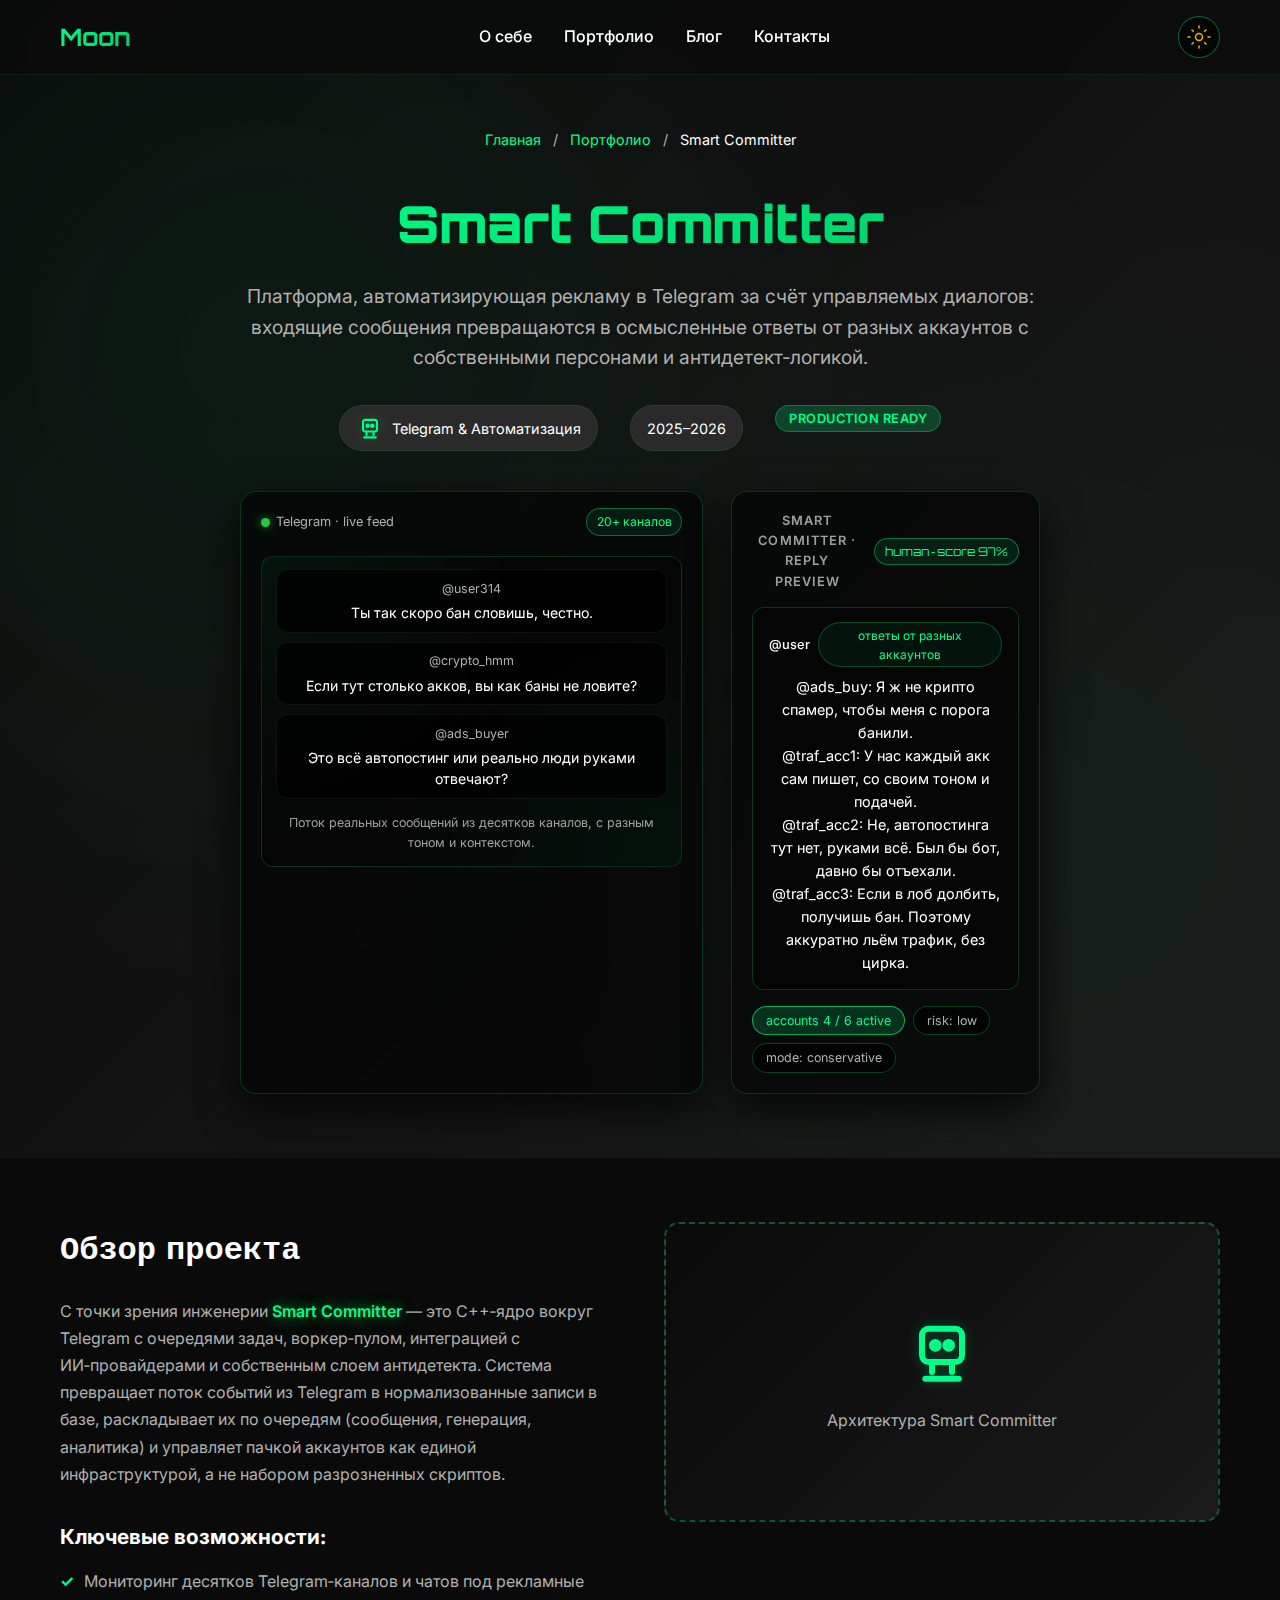
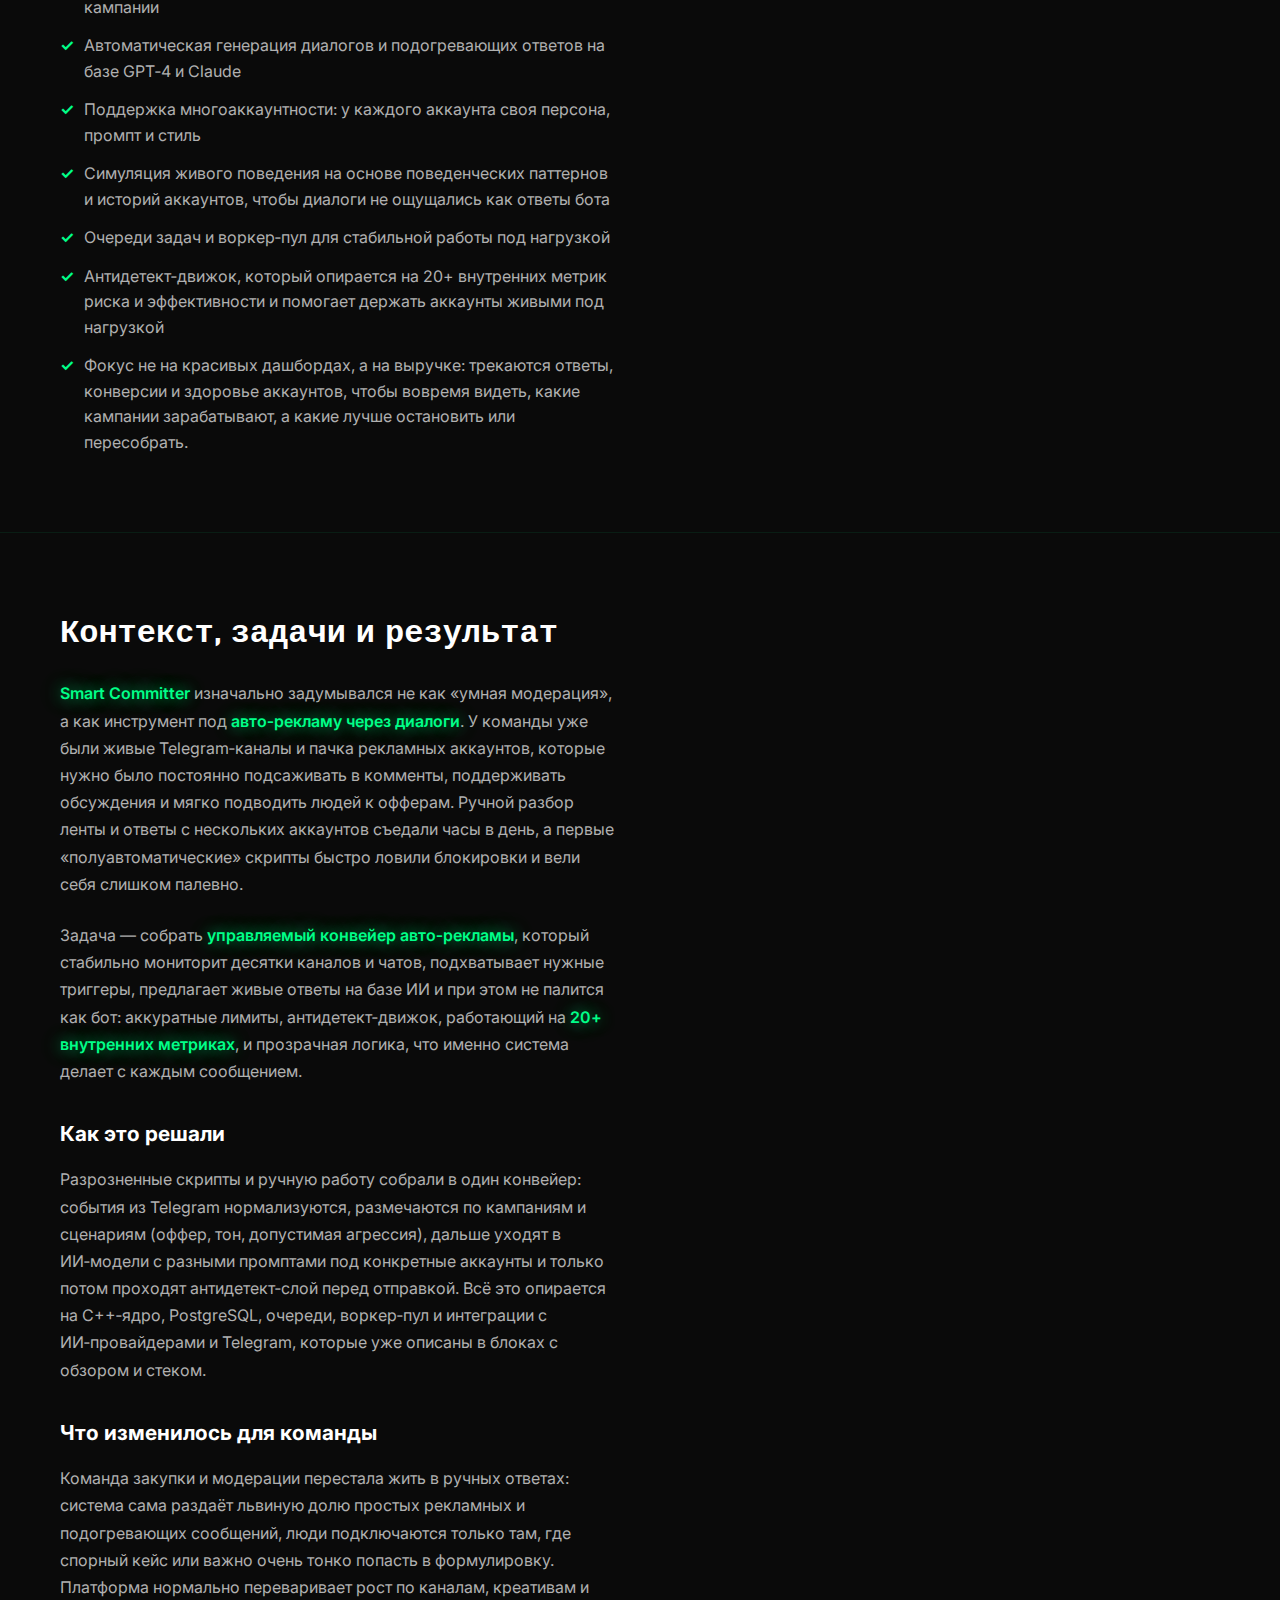
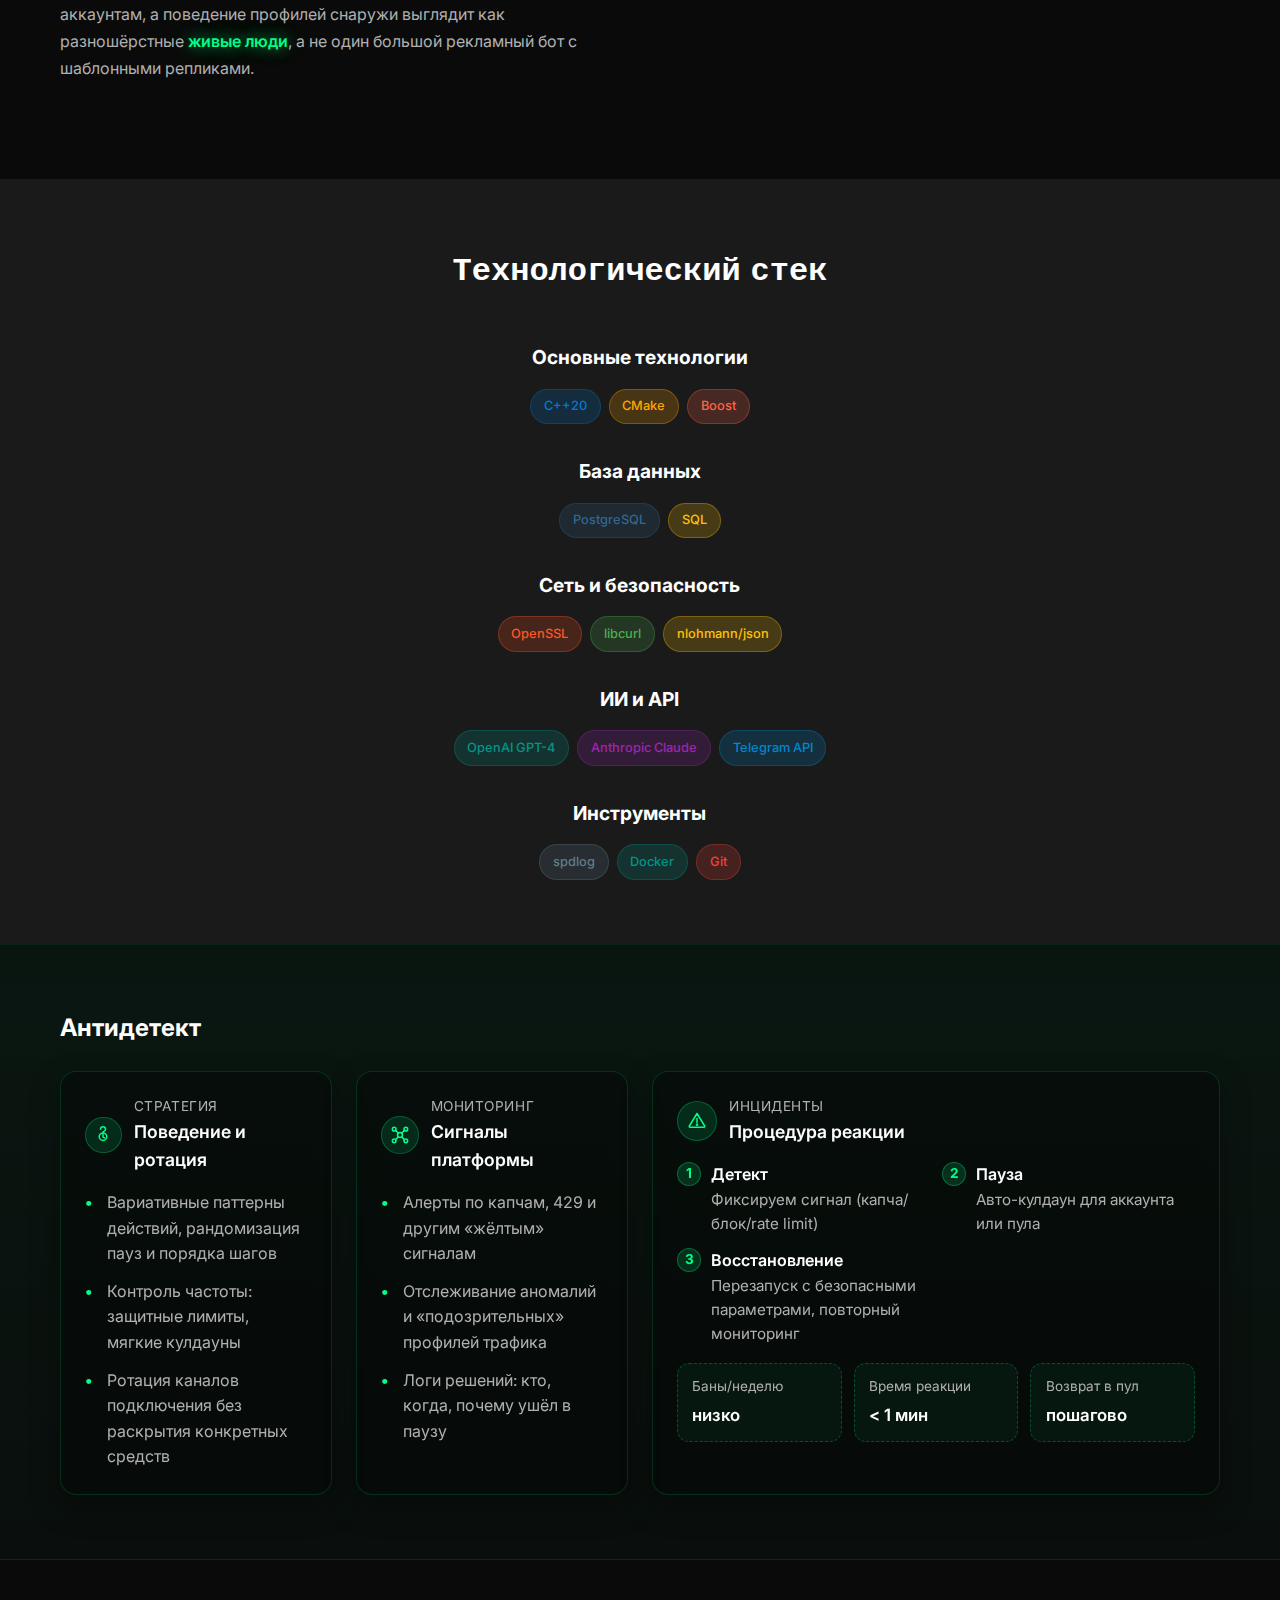
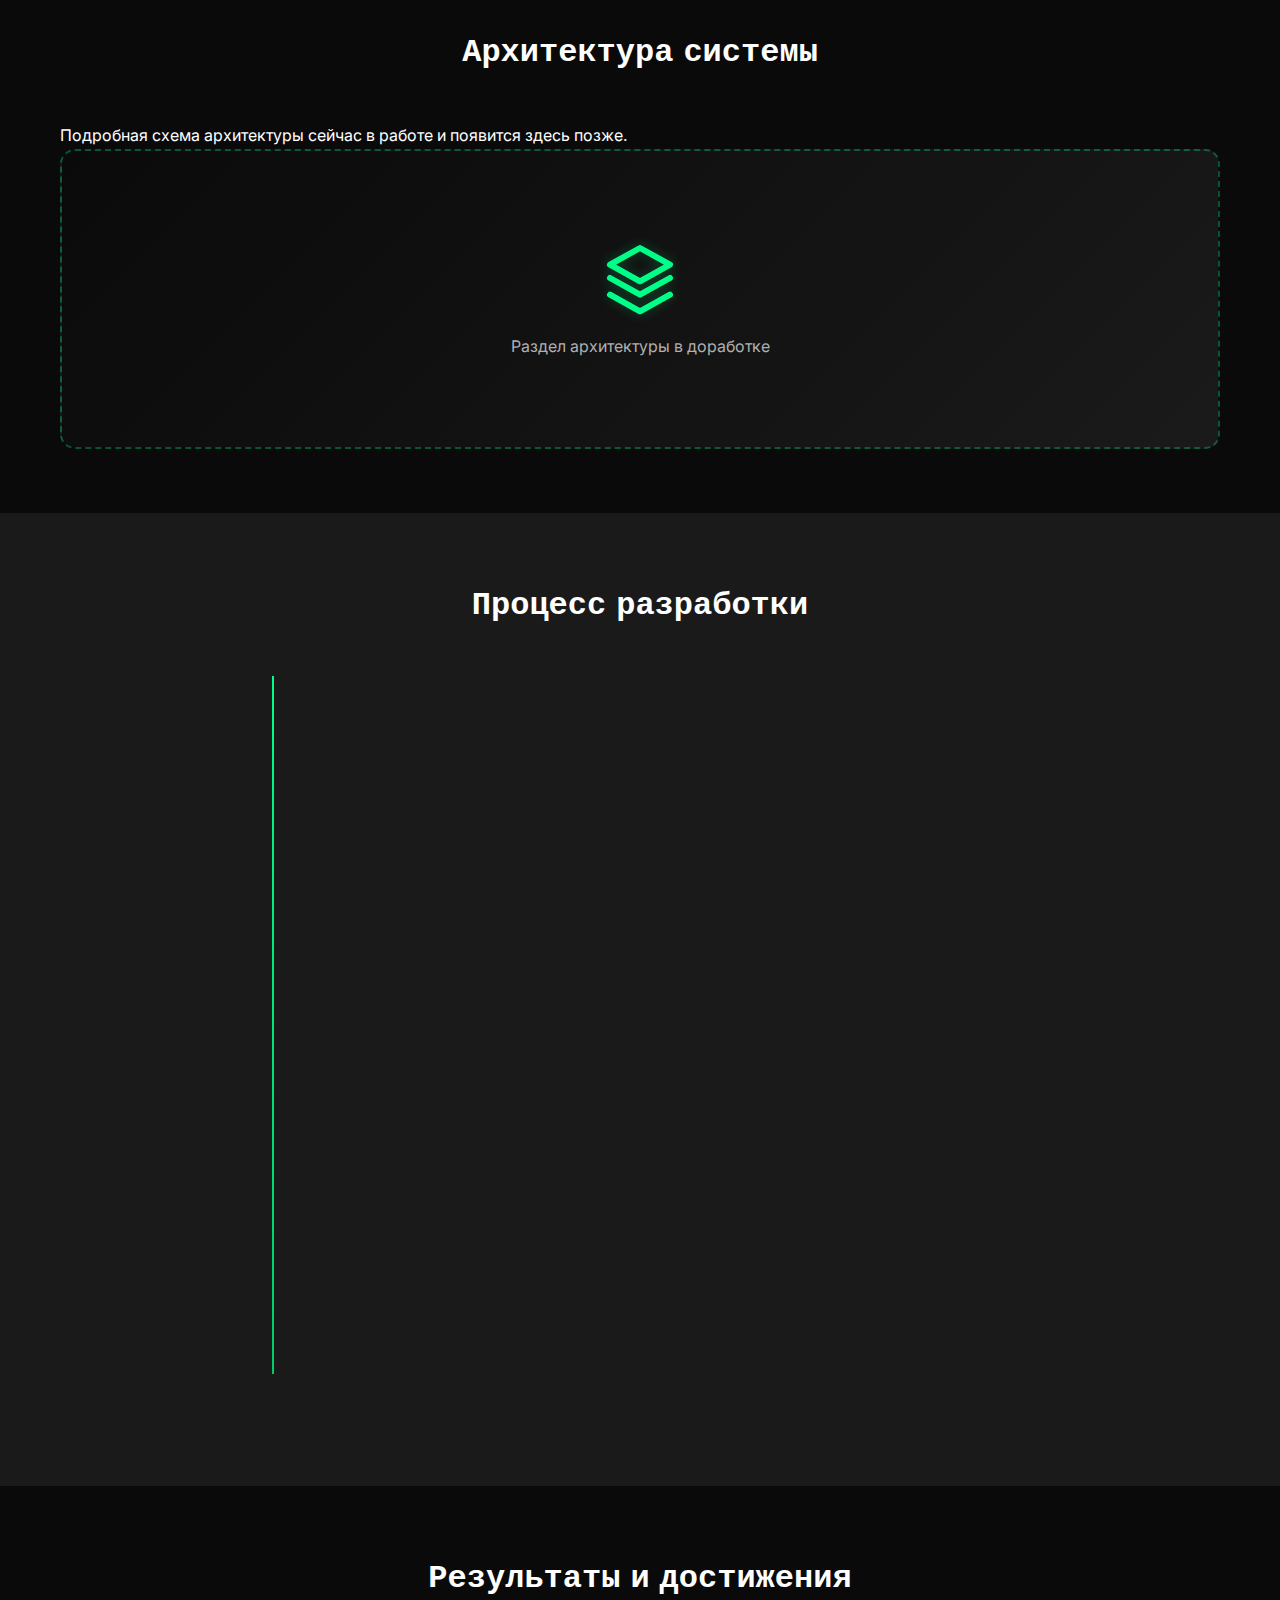
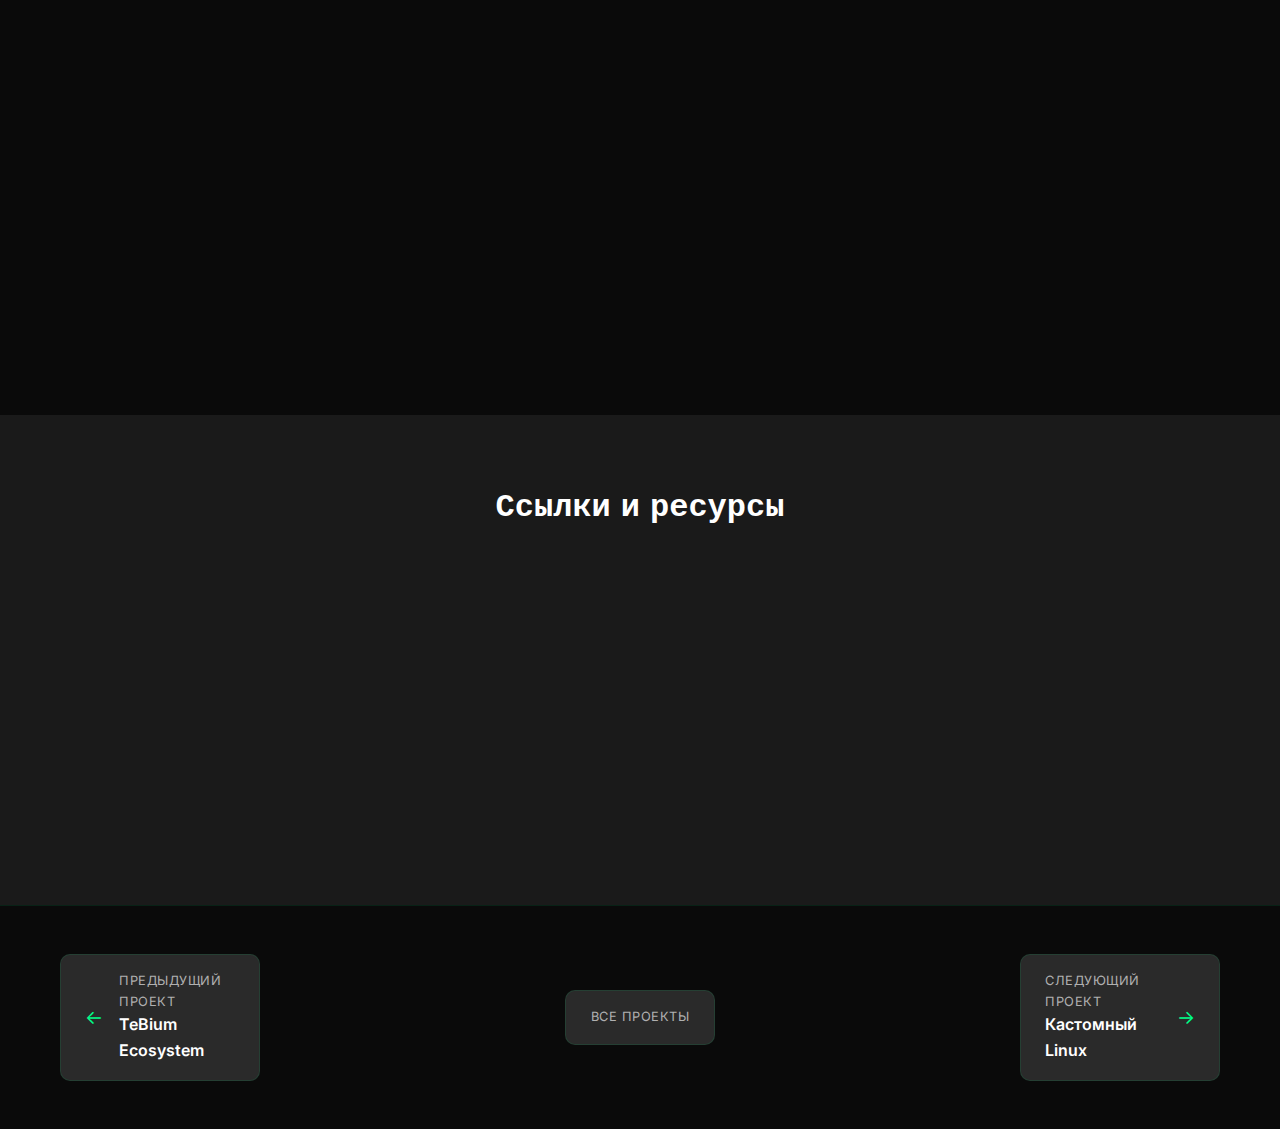
<file: projects/smart-committer.html>
<!DOCTYPE html>
<html lang="ru">
<head>
    <meta charset="UTF-8">
    <meta name="viewport" content="width=device-width, initial-scale=1.0">
    <title>Smart Committer - ИИ система для Telegram-каналов | Moon Portfolio</title>
    
    <!-- SEO Meta Tags -->
    <meta name="description" content="Smart Committer — интеллектуальная система на C++20 для мониторинга Telegram-каналов и автогенерации ответов на базе OpenAI GPT-4. Production Ready проект.">
    <meta name="keywords" content="Smart Committer, ИИ система, Telegram боты, C++20, PostgreSQL, OpenAI GPT-4, автоматизация, мониторинг каналов">
    <meta name="author" content="Moon">
    <meta name="robots" content="index, follow">
    <link rel="canonical" href="https://yourmoontg.github.io/projects/smart-committer.html">
    
    <!-- Open Graph / Facebook -->
    <meta property="og:type" content="article">
    <meta property="og:url" content="https://yourmoontg.github.io/projects/smart-committer.html">
    <meta property="og:title" content="Smart Committer - ИИ система для Telegram-каналов">
    <meta property="og:description" content="Интеллектуальная система на C++20 для мониторинга Telegram-каналов и автогенерации ответов на базе OpenAI GPT-4.">
    <meta property="og:image" content="https://yourmoontg.github.io/assets/icons/icon-robot.svg">
    <meta property="og:locale" content="ru_RU">
    <meta property="og:site_name" content="Moon Portfolio">
    
    <!-- Twitter -->
    <meta name="twitter:card" content="summary_large_image">
    <meta name="twitter:url" content="https://yourmoontg.github.io/projects/smart-committer.html">
    <meta name="twitter:title" content="Smart Committer - ИИ система для Telegram-каналов">
    <meta name="twitter:description" content="Интеллектуальная система на C++20 для мониторинга Telegram-каналов и автогенерации ответов на базе OpenAI GPT-4.">
    <meta name="twitter:image" content="https://yourmoontg.github.io/assets/icons/icon-robot.svg">

    <!-- Browser UI theming -->
    <meta name="theme-color" content="#0a0a0a">
    
    <!-- Structured Data (JSON-LD) -->
    <script type="application/ld+json">
    {
      "@context": "https://schema.org",
      "@type": "SoftwareApplication",
      "name": "Smart Committer",
      "applicationCategory": "BusinessApplication",
      "description": "Интеллектуальная система для мониторинга Telegram-каналов и автогенерации ответов на базе ИИ",
      "url": "https://yourmoontg.github.io/projects/smart-committer.html",
      "author": {
        "@type": "Person",
        "name": "Moon"
      },
      "programmingLanguage": ["C++20", "PostgreSQL"],
      "operatingSystem": "Linux"
    }
    </script>
    
    <!-- CSS -->
    <link rel="stylesheet" href="../css/main.css">
    <link rel="stylesheet" href="../css/components.css">
    <link rel="stylesheet" href="../css/animations.css">
    <link rel="stylesheet" href="project-styles.css">
    <link rel="stylesheet" href="smart-committer.css">
    
    <!-- Шрифты -->
    <link href="https://fonts.googleapis.com/css2?family=Orbitron:wght@400;700;900&family=Inter:wght@300;400;500;600&display=swap" rel="stylesheet">
</head>
<body>
    <!-- Шапка -->
    <header class="header">
        <div class="container">
            <div class="header-content">
                <div class="logo">
                    <a href="../index.html" class="logo-link">
                        <span class="logo-text">Moon</span>
                    </a>
                </div>
                <nav class="nav">
                    <a href="../index.html#about" class="nav-link">О себе</a>
                    <a href="../index.html#portfolio" class="nav-link">Портфолио</a>
                    <a href="../blog.html" class="nav-link">Блог</a>
                    <a href="../index.html#contact" class="nav-link">Контакты</a>
                </nav>
                <button class="theme-toggle" id="theme-toggle" aria-label="Переключить тему">
                    <img class="theme-icon icon-img icon-24" src="../assets/icons/icon-moon.svg" alt="Тёмная тема">
                </button>
            </div>
        </div>
    </header>

    <!-- Hero секция проекта -->
    <section class="project-hero">
        <!-- Матрица сообщений (фоновая анимация) -->
        <div class="matrix-bg" id="matrix-bg"></div>
        
        <div class="container">
            <div class="project-hero-content">
                <div class="project-breadcrumb">
                    <a href="../index.html">Главная</a>
                    <span class="breadcrumb-separator">/</span>
                    <a href="../index.html#portfolio">Портфолио</a>
                    <span class="breadcrumb-separator">/</span>
                    <span class="breadcrumb-current">Smart Committer</span>
                </div>
                
                <h1 class="project-title">Smart Committer</h1>
                <p class="project-subtitle">Платформа, автоматизирующая рекламу в Telegram за счёт управляемых диалогов: входящие сообщения превращаются в осмысленные ответы от разных аккаунтов с собственными персонами и антидетект‑логикой.</p>
                
                <div class="project-meta">
                    <div class="project-category">
                        <img class="category-icon icon-img" src="../assets/icons/icon-robot.svg" alt="ИИ и автоматизация">
                        <span>Telegram & Автоматизация</span>
                    </div>
                    <div class="project-year">2025–2026</div>
                    <div class="project-status">
                        <span class="status-badge status-completed">Production Ready</span>
                    </div>
                </div>

                <!-- Визуал: IDE с diff + панель коммита -->
                <div class="sc-hero-layout">
                    <!-- Сырой поток комментариев -->
                    <div class="sc-hero-left" aria-label="Примеры реальных комментариев в Telegram">
                        <div class="sc-chat-header">
                            <div class="sc-chat-title">
                                <span class="sc-chat-dot"></span>
                                <span>Telegram · live feed</span>
                            </div>
                            <span class="sc-chat-badge">20+ каналов</span>
                        </div>
                        <div class="sc-chat-stream">
                            <div class="sc-chat-msg sc-chat-msg-in">
                                <div class="sc-chat-author">@user314</div>
                                <div class="sc-chat-text">Ты так скоро бан словишь, честно.</div>
                            </div>
                            <div class="sc-chat-msg sc-chat-msg-in">
                                <div class="sc-chat-author">@crypto_hmm</div>
                                <div class="sc-chat-text">Если тут столько акков, вы как баны не ловите?</div>
                            </div>
                            <div class="sc-chat-msg sc-chat-msg-in">
                                <div class="sc-chat-author">@ads_buyer</div>
                                <div class="sc-chat-text">Это всё автопостинг или реально люди руками отвечают?</div>
                            </div>
                            <div class="sc-chat-footer">
                                Поток реальных сообщений из десятков каналов, с разным тоном и контекстом.
                            </div>
                        </div>
                    </div>

                    <!-- Ответ Smart Committer, который выглядит как живой -->
                    <div class="sc-hero-right" aria-label="Как Smart Committer отвечает в комментариях">
                        <div class="sc-commit-header">
                            <span class="sc-commit-label">Smart Committer · reply preview</span>
                            <span class="sc-commit-status">human‑score&nbsp;97%</span>
                        </div>

                        <div class="sc-reply-bubble">
                            <div class="sc-reply-meta">
                                <span class="sc-reply-author">@user</span>
                                <span class="sc-reply-label">ответы от разных аккаунтов</span>
                            </div>
                            <div class="sc-reply-text">
                                @ads_buy: Я ж не крипто спамер, чтобы меня с порога банили.<br>
                                @traf_acc1: У нас каждый акк сам пишет, со своим тоном и подачей.<br>
                                @traf_acc2: Не, автопостинга тут нет, руками всё. Был бы бот, давно бы отъехали.<br>
                                @traf_acc3: Если в лоб долбить, получишь бан. Поэтому аккуратно льём трафик, без цирка.
                            </div>
                        </div>

                        <div class="sc-commit-variants">
                            <span class="sc-variant sc-variant-active">accounts&nbsp;4&nbsp;/&nbsp;6&nbsp;active</span>
                            <span class="sc-variant">risk: low</span>
                            <span class="sc-variant">mode: conservative</span>
                        </div>
                    </div>
                </div>
            </div>
        </div>
    </section>

    <!-- Обзор проекта -->
    <section class="project-overview">
        <div class="container">
            <div class="overview-content">
                <div class="overview-text">
                    <h2>Обзор проекта</h2>
                    <p>С точки зрения инженерии <span class="highlight">Smart Committer</span> — это C++‑ядро вокруг Telegram с очередями задач, воркер‑пулом, интеграцией с ИИ‑провайдерами и собственным слоем антидетекта. Система превращает поток событий из Telegram в нормализованные записи в базе, раскладывает их по очередям (сообщения, генерация, аналитика) и управляет пачкой аккаунтов как единой инфраструктурой, а не набором разрозненных скриптов.</p>
                    
                    <h3>Ключевые возможности:</h3>
                    <ul class="feature-list">
                        <li>Мониторинг десятков Telegram‑каналов и чатов под рекламные кампании</li>
                        <li>Автоматическая генерация диалогов и подогревающих ответов на базе GPT‑4 и Claude</li>
                        <li>Поддержка многoаккаунтности: у каждого аккаунта своя персона, промпт и стиль</li>
                        <li>Симуляция живого поведения на основе поведенческих паттернов и историй аккаунтов, чтобы диалоги не ощущались как ответы бота</li>
                        <li>Очереди задач и воркер‑пул для стабильной работы под нагрузкой</li>
                        <li>Антидетект‑движок, который опирается на 20+ внутренних метрик риска и эффективности и помогает держать аккаунты живыми под нагрузкой</li>
                        <li>Фокус не на красивых дашбордах, а на выручке: трекаются ответы, конверсии и здоровье аккаунтов, чтобы вовремя видеть, какие кампании зарабатывают, а какие лучше остановить или пересобрать.</li>
                    </ul>
                </div>
                
                <div class="overview-image">
                    <div class="project-placeholder-large">
                        <img class="placeholder-icon icon-img icon-64" src="../assets/icons/icon-robot.svg" alt="Smart Committer">
                        <span>Архитектура Smart Committer</span>
                    </div>
                </div>
            </div>
        </div>
    </section>

    <!-- Как это выглядело на практике -->
    <section class="project-case">
        <div class="container">
            <div class="overview-content">
                <div class="overview-text">
                    <h2>Контекст, задачи и результат</h2>
                    <p><span class="highlight">Smart Committer</span> изначально задумывался не как «умная модерация», а как инструмент под <span class="highlight">авто‑рекламу через диалоги</span>. У команды уже были живые Telegram‑каналы и пачка рекламных аккаунтов, которые нужно было постоянно подсаживать в комменты, поддерживать обсуждения и мягко подводить людей к офферам. Ручной разбор ленты и ответы с нескольких аккаунтов съедали часы в день, а первые «полуавтоматические» скрипты быстро ловили блокировки и вели себя слишком палевно.</p>
                    
                    <p>Задача&nbsp;&mdash; собрать <span class="highlight">управляемый конвейер авто‑рекламы</span>, который стабильно мониторит десятки каналов и чатов, подхватывает нужные триггеры, предлагает живые ответы на базе ИИ и при этом не палится как бот: аккуратные лимиты, антидетект‑движок, работающий на <span class="highlight">20+ внутренних метриках</span>, и прозрачная логика, что именно система делает с каждым сообщением.</p>
                    
                    <h3>Как это решали</h3>
                    <p>Разрозненные скрипты и ручную работу собрали в один конвейер: события из Telegram нормализуются, размечаются по кампаниям и сценариям (оффер, тон, допустимая агрессия), дальше уходят в ИИ‑модели с разными промптами под конкретные аккаунты и только потом проходят антидетект‑слой перед отправкой. Всё это опирается на C++‑ядро, PostgreSQL, очереди, воркер‑пул и интеграции с ИИ‑провайдерами и Telegram, которые уже описаны в блоках с обзором и стеком.</p>
                    
                    <h3>Что изменилось для команды</h3>
                    <p>Команда закупки и модерации перестала жить в ручных ответах: система сама раздаёт львиную долю простых рекламных и подогревающих сообщений, люди подключаются только там, где спорный кейс или важно очень тонко попасть в формулировку. Платформа нормально переваривает рост по каналам, креативам и аккаунтам, а поведение профилей снаружи выглядит как разношёрстные <span class="highlight">живые люди</span>, а не один большой рекламный бот с шаблонными репликами.</p>
                </div>
            </div>
        </div>
    </section>

    <!-- Технологический стек -->
    <section class="project-tech">
        <div class="container">
            <h2>Технологический стек</h2>
            <div class="tech-categories">
                <div class="tech-category">
                    <h3>Основные технологии</h3>
                    <div class="tech-tags">
                        <span class="tech-tag tech-cpp" data-tooltip="10× производительность vs Python">C++20</span>
                        <span class="tech-tag tech-cmake" data-tooltip="Кроссплатформенная сборка">CMake</span>
                        <span class="tech-tag tech-boost" data-tooltip="Асинхронность и networking">Boost</span>
                    </div>
                </div>
                
                <div class="tech-category">
                    <h3>База данных</h3>
                    <div class="tech-tags">
                        <span class="tech-tag tech-postgresql" data-tooltip="2M+ записей, <50ms запросы">PostgreSQL</span>
                        <span class="tech-tag tech-sql" data-tooltip="Оптимизированные запросы">SQL</span>
                    </div>
                </div>
                
                <div class="tech-category">
                    <h3>Сеть и безопасность</h3>
                    <div class="tech-tags">
                        <span class="tech-tag tech-openssl" data-tooltip="TLS 1.3, шифрование">OpenSSL</span>
                        <span class="tech-tag tech-curl" data-tooltip="HTTP/2, прокси">libcurl</span>
                        <span class="tech-tag tech-json" data-tooltip="Быстрый парсинг JSON">nlohmann/json</span>
                    </div>
                </div>
                
                <div class="tech-category">
                    <h3>ИИ и API</h3>
                    <div class="tech-tags">
                        <span class="tech-tag tech-openai" data-tooltip="Генерация естественных ответов">OpenAI GPT-4</span>
                        <span class="tech-tag tech-claude" data-tooltip="Сложные контексты, fallback">Anthropic Claude</span>
                        <span class="tech-tag tech-telegram" data-tooltip="MTProto, мониторинг">Telegram API</span>
                    </div>
                </div>
                
                <div class="tech-category">
                    <h3>Инструменты</h3>
                    <div class="tech-tags">
                        <span class="tech-tag tech-spdlog" data-tooltip="Структурированные логи">spdlog</span>
                        <span class="tech-tag tech-docker" data-tooltip="Blue-Green деплой">Docker</span>
                        <span class="tech-tag tech-git" data-tooltip="Версионирование">Git</span>
                    </div>
                </div>
            </div>
        </div>
    </section>

    <!-- Антидетект -->
    <section class="project-antidetect" id="antidetect">
        <div class="container">
            <h2>Антидетект</h2>
            <div class="antidetect-grid">
                <div class="antidetect-card">
                    <div class="antidetect-header">
                        <div class="anti-icon-circle">
                            <img src="../assets/icons/icon-behavior.svg" alt="Поведение и ротация">
                        </div>
                        <div>
                            <div class="anti-label">Стратегия</div>
                            <div class="anti-title">Поведение и ротация</div>
                        </div>
                    </div>
                    <ul class="anti-list">
                        <li>Вариативные паттерны действий, рандомизация пауз и порядка шагов</li>
                        <li>Контроль частоты: защитные лимиты, мягкие кулдауны</li>
                        <li>Ротация каналов подключения без раскрытия конкретных средств</li>
                    </ul>
                </div>

                <div class="antidetect-card">
                    <div class="antidetect-header">
                        <div class="anti-icon-circle">
                            <img src="../assets/icons/icon-traffic.svg" alt="Мониторинг сигналов">
                        </div>
                        <div>
                            <div class="anti-label">Мониторинг</div>
                            <div class="anti-title">Сигналы платформы</div>
                        </div>
                    </div>
                    <ul class="anti-list">
                        <li>Алерты по капчам, 429 и другим «жёлтым» сигналам</li>
                        <li>Отслеживание аномалий и «подозрительных» профилей трафика</li>
                        <li>Логи решений: кто, когда, почему ушёл в паузу</li>
                    </ul>
                </div>

                <div class="antidetect-card anti-wide">
                    <div class="antidetect-header">
                        <div class="anti-icon-circle">
                            <img src="../assets/icons/icon-incident.svg" alt="Процедуры реакции">
                        </div>
                        <div>
                            <div class="anti-label">Инциденты</div>
                            <div class="anti-title">Процедура реакции</div>
                        </div>
                    </div>
                    <div class="anti-steps">
                        <div class="anti-step">
                            <span class="anti-step-badge">1</span>
                            <div class="anti-step-text">
                                <div class="anti-step-title">Детект</div>
                                <div class="anti-step-desc">Фиксируем сигнал (капча/блок/rate limit)</div>
                            </div>
                        </div>
                        <div class="anti-step">
                            <span class="anti-step-badge">2</span>
                            <div class="anti-step-text">
                                <div class="anti-step-title">Пауза</div>
                                <div class="anti-step-desc">Авто-кулдаун для аккаунта или пула</div>
                            </div>
                        </div>
                        <div class="anti-step">
                            <span class="anti-step-badge">3</span>
                            <div class="anti-step-text">
                                <div class="anti-step-title">Восстановление</div>
                                <div class="anti-step-desc">Перезапуск с безопасными параметрами, повторный мониторинг</div>
                            </div>
                        </div>
                    </div>
                    <div class="anti-metrics">
                        <div class="anti-metric">
                            <div class="anti-metric-label">Баны/неделю</div>
                            <div class="anti-metric-value">низко</div>
                        </div>
                        <div class="anti-metric">
                            <div class="anti-metric-label">Время реакции</div>
                            <div class="anti-metric-value">&lt; 1 мин</div>
                        </div>
                        <div class="anti-metric">
                            <div class="anti-metric-label">Возврат в пул</div>
                            <div class="anti-metric-value">пошагово</div>
                        </div>
                    </div>
                </div>
            </div>
        </div>
    </section>

    <!-- Архитектура (заглушка) -->
    <section class="project-architecture" id="architecture">
        <div class="container">
            <h2>Архитектура системы</h2>
            <p class="arch-hint">Подробная схема архитектуры сейчас в работе и появится здесь позже.</p>
            <div class="arch-diagram-wrapper">
                <div class="project-placeholder-large">
                    <img class="placeholder-icon icon-img icon-64" src="../assets/icons/icon-stack.svg" alt="Архитектура Smart Committer">
                    <span>Раздел архитектуры в доработке</span>
                </div>
            </div>
        </div>
    </section>

    <!-- Процесс разработки -->
    <section class="project-process">
        <div class="container">
            <h2>Процесс разработки</h2>
            <div class="process-timeline">
                <div class="timeline-item">
                    <div class="timeline-marker"></div>
                    <div class="timeline-content">
                        <h3>Фаза 1: MVP</h3>
                        <p>Базовая интеграция с Telegram, генерация ответов ИИ, управление аккаунтами, операции с базой данных</p>
                        <span class="timeline-status completed">✅ Завершено</span>
                    </div>
                </div>
                
                <div class="timeline-item">
                    <div class="timeline-marker"></div>
                    <div class="timeline-content">
                        <h3>Фаза 2: Продвинутые функции</h3>
                        <p>Симуляция поведения, продвинутая аналитика, мониторинг рисков, оптимизация производительности</p>
                        <span class="timeline-status completed">✅ Завершено</span>
                    </div>
                </div>
                
                <div class="timeline-item">
                    <div class="timeline-marker"></div>
                    <div class="timeline-content">
                        <h3>Фаза 3: Масштабирование</h3>
                        <p>Поддержка множественных платформ, продвинутые ИИ модели, интеграция машинного обучения</p>
                        <span class="timeline-status completed">✅ Завершено</span>
                    </div>
                </div>
                
                <div class="timeline-item">
                    <div class="timeline-marker"></div>
                    <div class="timeline-content">
                        <h3>Фаза 4: Продакшн</h3>
                        <p>Комплексное тестирование, аудит безопасности, Blue-Green деплой, автоматизация развертывания</p>
                        <span class="timeline-status completed">✅ Завершено</span>
                    </div>
                </div>
            </div>
        </div>
    </section>

    <!-- Результаты -->
    <section class="project-results">
        <div class="container">
            <h2>Результаты и достижения</h2>
            <div class="results-grid">
                <div class="result-card">
                    <img class="result-icon icon-img" src="../assets/icons/icon-zap.svg" alt="Высокая производительность">
                    <div class="metric-value">1200+</div>
                    <div class="metric-label">запросов/сек</div>
                    <p>Высокопроизводительная обработка с минимальной задержкой &lt;2s</p>
                </div>
                
                <div class="result-card">
                    <img class="result-icon icon-img" src="../assets/icons/icon-shield.svg" alt="Надёжность и uptime">
                    <div class="metric-value">99.95%</div>
                    <div class="metric-label">uptime</div>
                    <p>Встроенная защита от детектирования с автоматической ротацией</p>
                </div>
                
                <div class="result-card">
                    <img class="result-icon icon-img" src="../assets/icons/icon-user.svg" alt="Естественность ответов">
                    <div class="metric-value">97%</div>
                    <div class="metric-label">Human Score</div>
                    <p>Естественность ответов, неотличимых от реальных пользователей</p>
                </div>
                
                <div class="result-card">
                    <img class="result-icon icon-img" src="../assets/icons/icon-stack.svg" alt="Масштабируемость аккаунтов">
                    <div class="metric-value">2000+</div>
                    <div class="metric-label">аккаунтов</div>
                    <p>Масштабируемая архитектура с поддержкой тысяч аккаунтов</p>
                </div>
            </div>
        </div>
    </section>

    <!-- Ссылки -->
    <section class="project-links">
        <div class="container">
            <h2>Ссылки и ресурсы</h2>
            <div class="links-grid">
                <div class="link-card link-card-static">
                    <img class="link-icon icon-img" src="../assets/icons/icon-stack.svg" alt="Документация">
                    <h3>Документация</h3>
                    <p>Подробная техническая документация появится позже, когда систему можно будет описать без упрощений.</p>
                </div>
                
                <div class="link-card link-card-static">
                    <img class="link-icon icon-img" src="../assets/icons/icon-laptop.svg" alt="Демо">
                    <h3>Демо</h3>
                    <p>Планируется интерактивное демо с примерами сценариев и поведения системы под нагрузкой.</p>
                </div>
                
                <div class="link-card link-card-static">
                    <img class="link-icon icon-img" src="../assets/icons/icon-chart.svg" alt="Аналитика">
                    <h3>Аналитика</h3>
                    <p>Здесь будет ссылка на дашборды и метрики, когда оформлю публичную версию мониторинга.</p>
                </div>
            </div>
        </div>
    </section>

    <!-- Навигация между проектами -->
    <section class="project-navigation">
        <div class="container">
            <div class="nav-projects">
                <a href="tebium-ecosystem.html" class="nav-project prev">
                    <span class="nav-arrow">←</span>
                    <div class="nav-content">
                        <span class="nav-label">Предыдущий проект</span>
                        <span class="nav-title">TeBium Ecosystem</span>
                    </div>
                </a>
                
                <a href="../index.html#portfolio" class="nav-project back">
                    <span class="nav-label">Все проекты</span>
                </a>
                
                <a href="custom-linux.html" class="nav-project next">
                    <div class="nav-content">
                        <span class="nav-label">Следующий проект</span>
                        <span class="nav-title">Кастомный Linux</span>
                    </div>
                    <span class="nav-arrow">→</span>
                </a>
            </div>
        </div>
    </section>

    <!-- JavaScript -->
    <script src="../js/main.js"></script>
    <script src="smart-committer.js"></script>
</body>
</html>
</file>
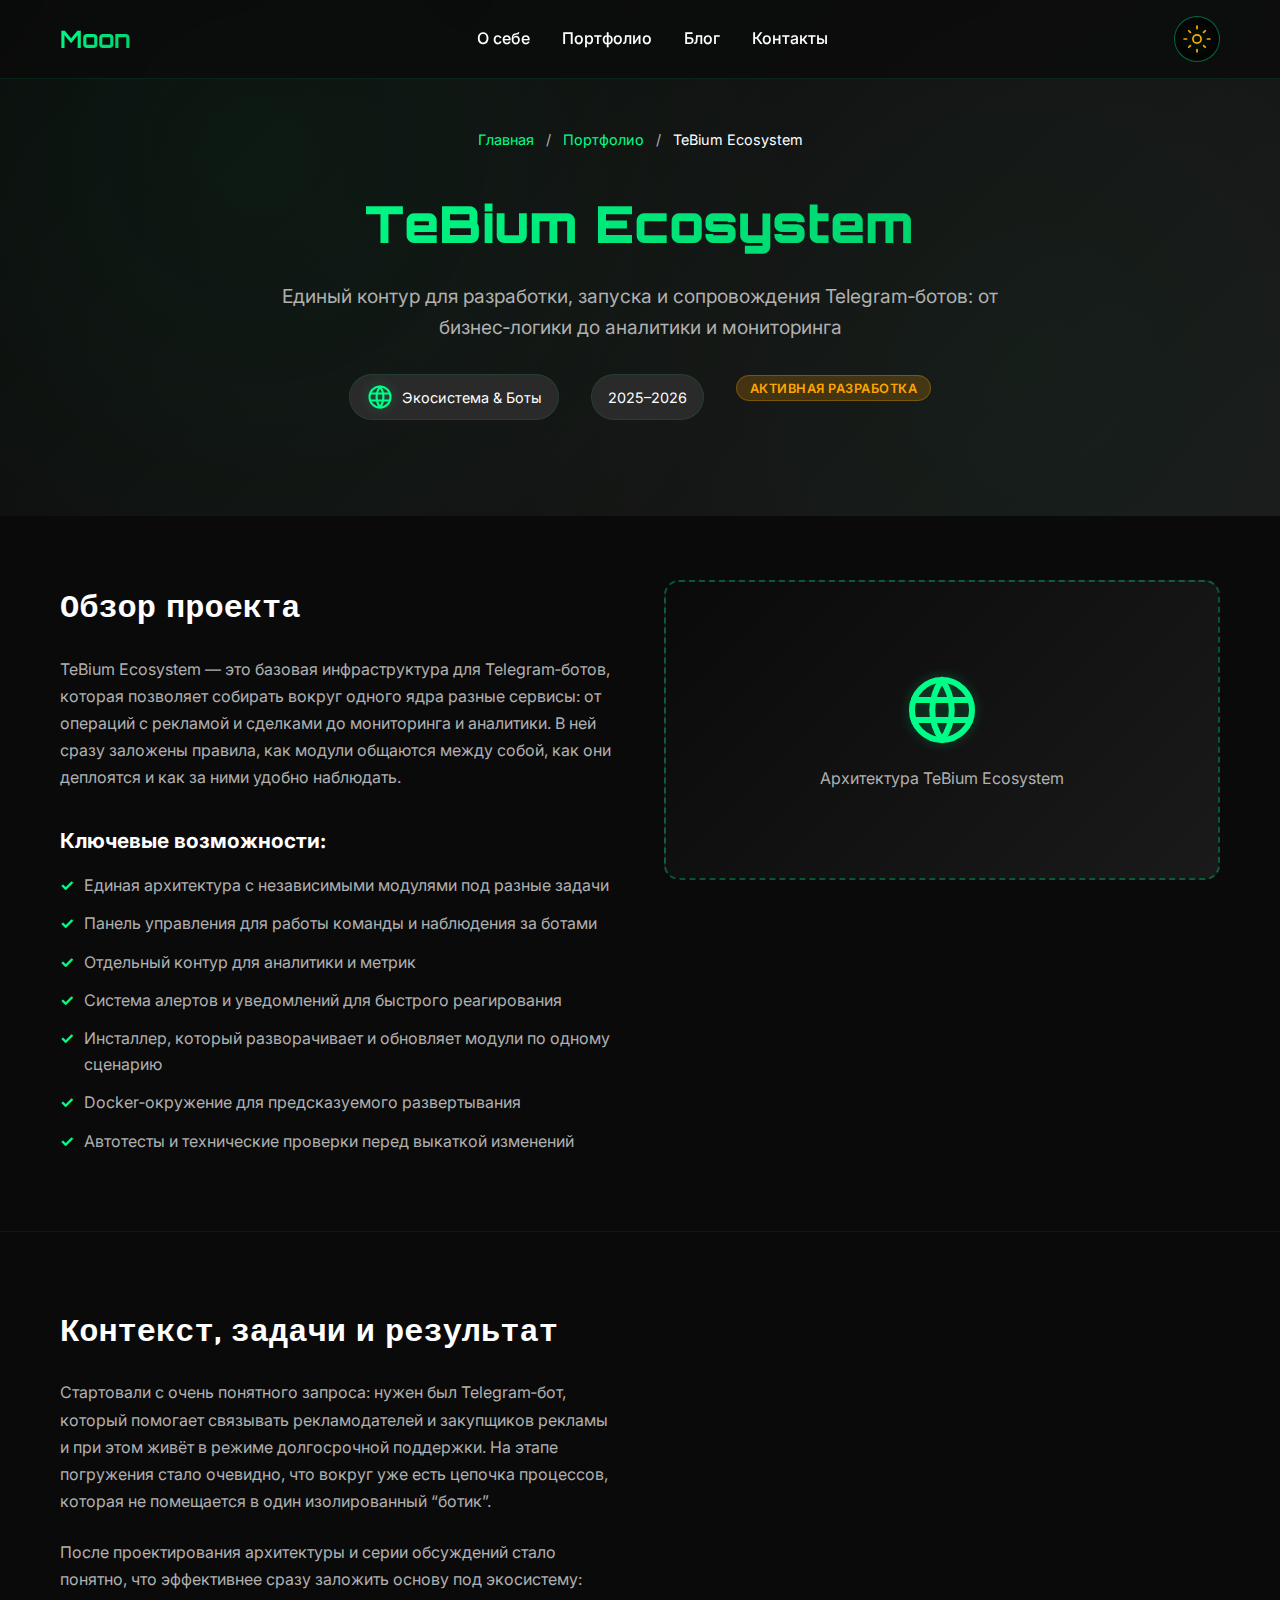
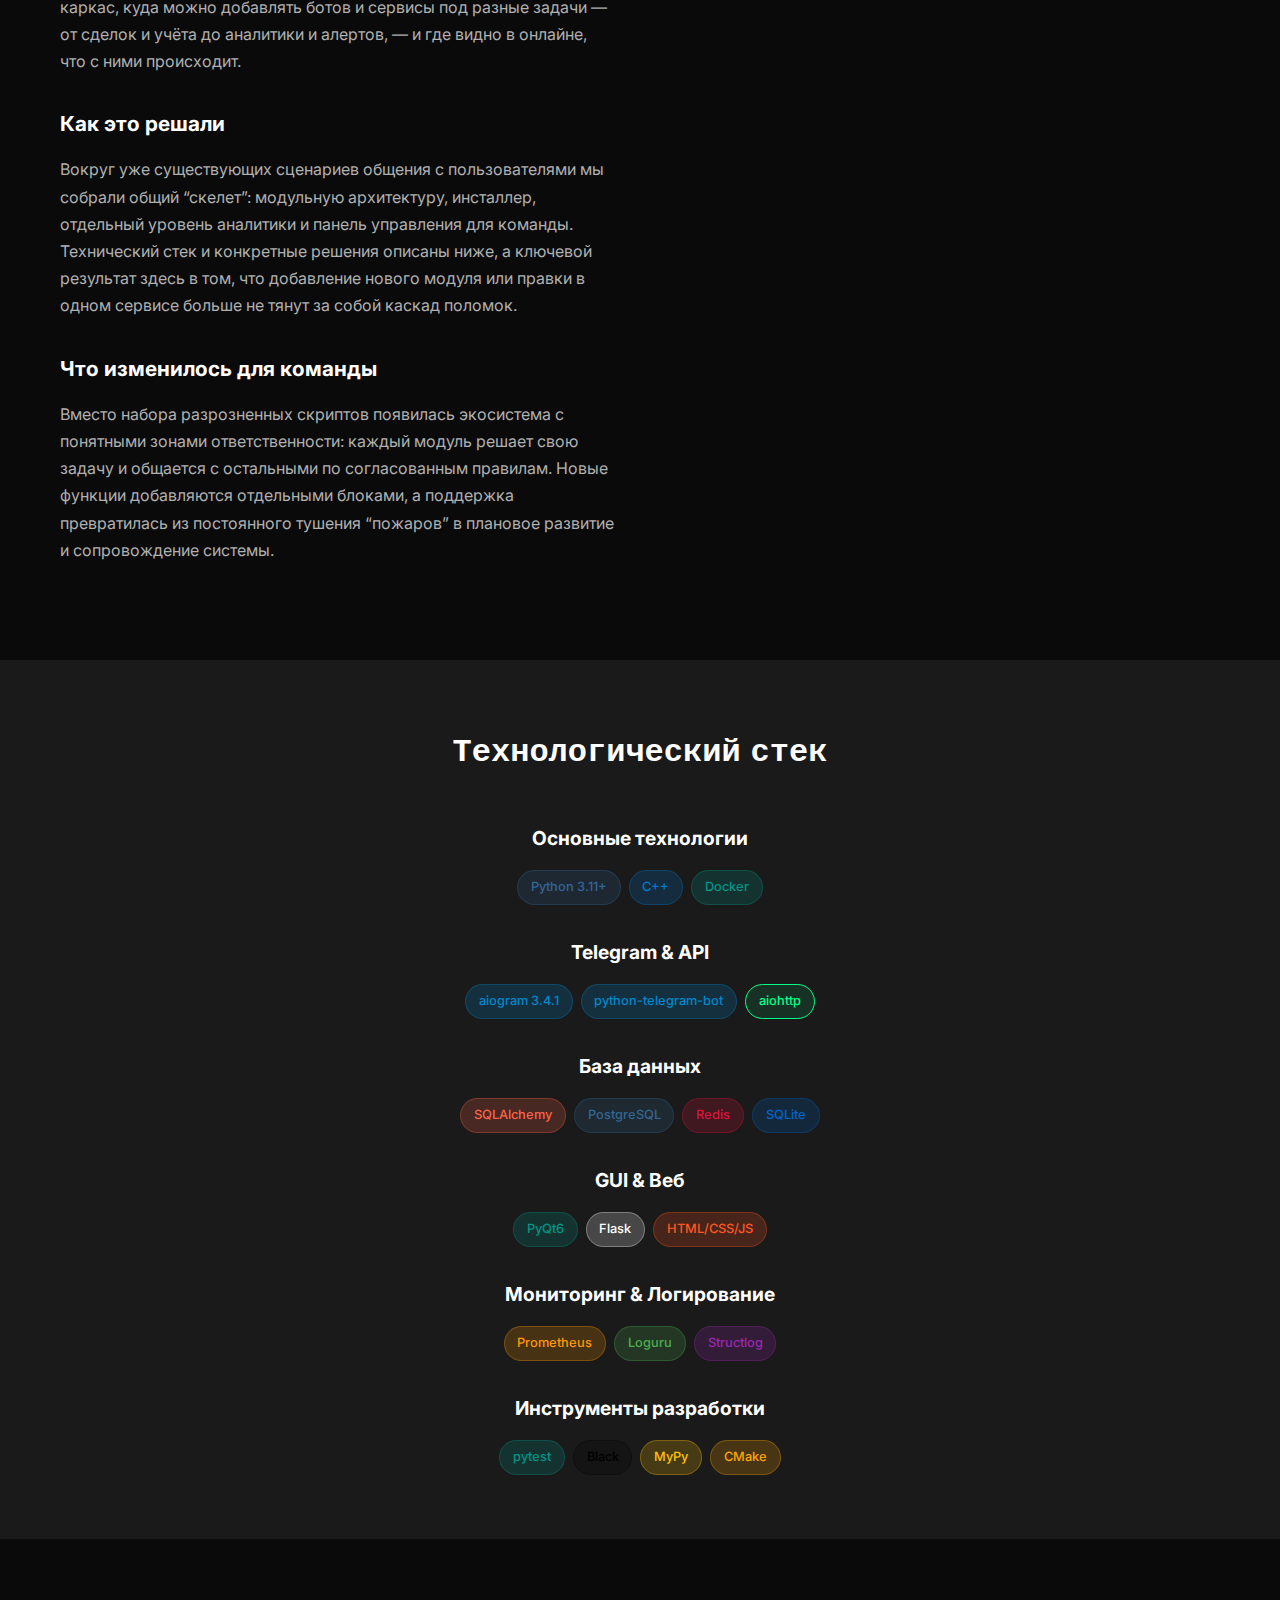
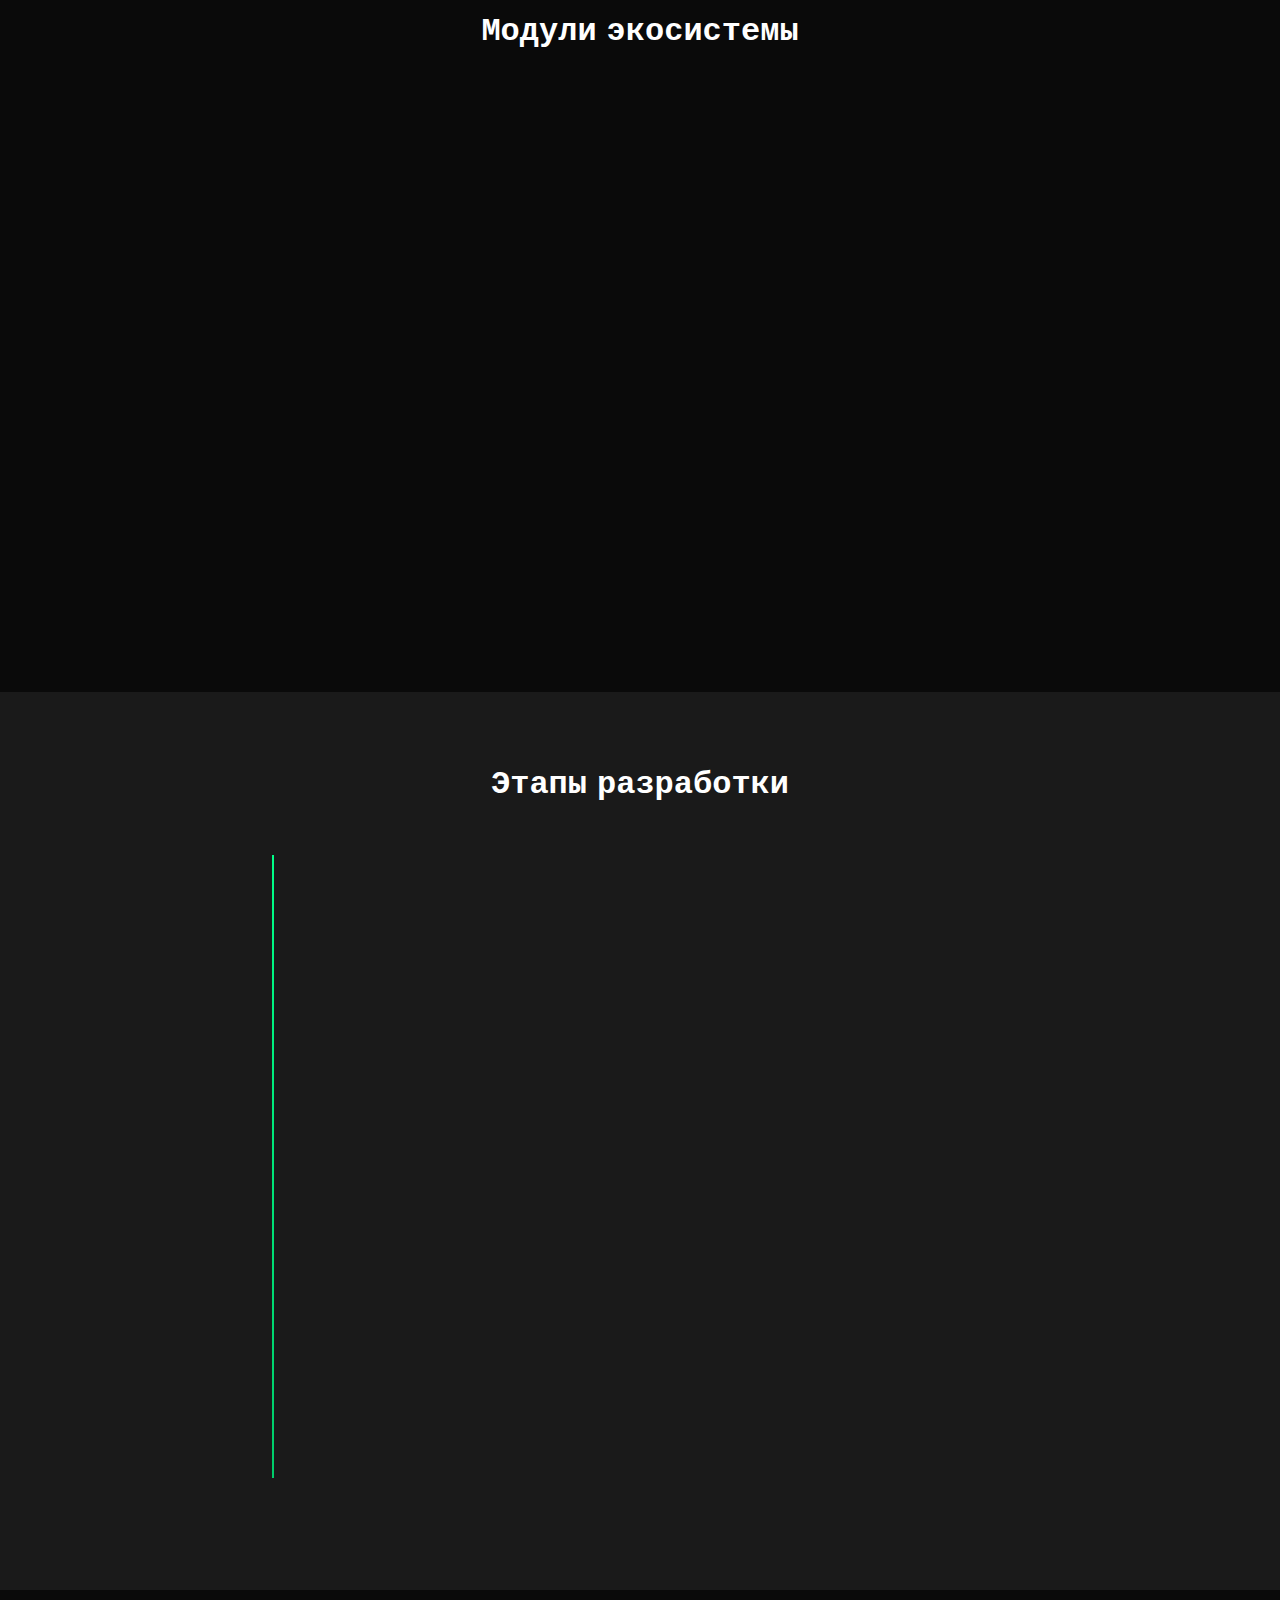
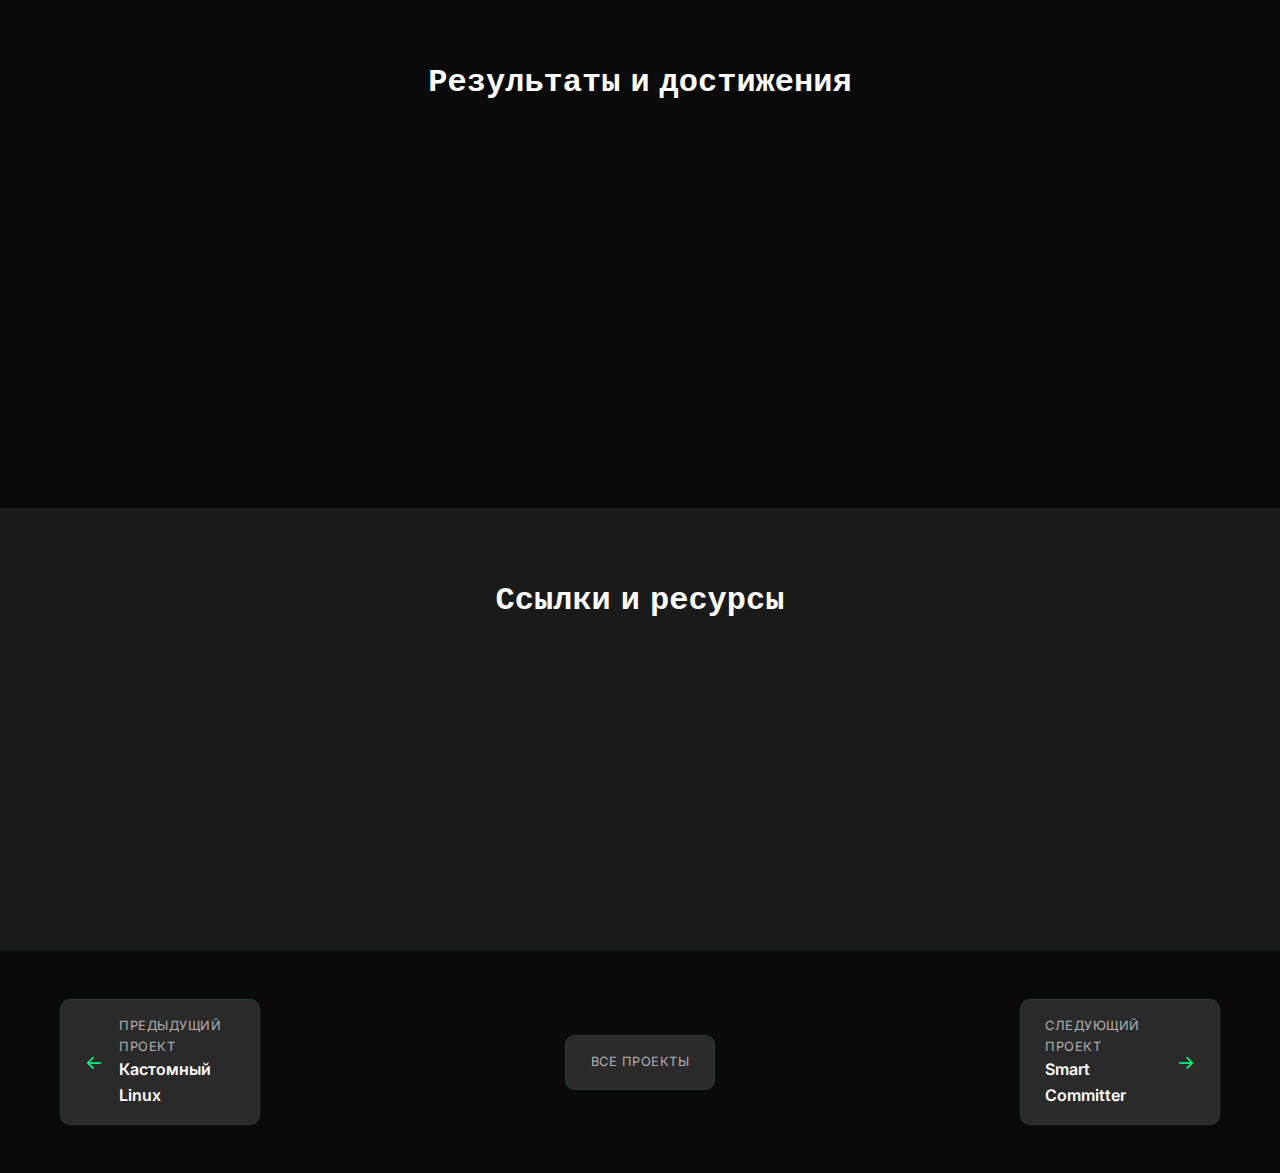
<file: projects/tebium-ecosystem.html>
<!DOCTYPE html>
<html lang="ru">
<head>
    <meta charset="UTF-8">
    <meta name="viewport" content="width=device-width, initial-scale=1.0">
    <title>TeBium Ecosystem - Модульная экосистема для Telegram ботов | Moon Portfolio</title>
    
    <!-- SEO Meta Tags -->
    <meta name="description" content="TeBium Ecosystem — модульная экосистема для управления Telegram ботами с аналитикой. Python, aiogram, Docker. Полнофункциональная система для автоматизации.">
    <meta name="keywords" content="TeBium Ecosystem, Telegram боты, Python, aiogram, Docker, модульная архитектура, аналитика, автоматизация">
    <meta name="author" content="Moon">
    <meta name="robots" content="index, follow">
    <link rel="canonical" href="https://yourmoontg.github.io/projects/tebium-ecosystem.html">
    
    <!-- Open Graph / Facebook -->
    <meta property="og:type" content="article">
    <meta property="og:url" content="https://yourmoontg.github.io/projects/tebium-ecosystem.html">
    <meta property="og:title" content="TeBium Ecosystem - Модульная экосистема для Telegram ботов">
    <meta property="og:description" content="Модульная экосистема для управления Telegram ботами с аналитикой. Python, aiogram, Docker.">
    <meta property="og:image" content="https://yourmoontg.github.io/assets/icons/icon-world.svg">
    <meta property="og:locale" content="ru_RU">
    <meta property="og:site_name" content="Moon Portfolio">
    
    <!-- Twitter -->
    <meta name="twitter:card" content="summary_large_image">
    <meta name="twitter:url" content="https://yourmoontg.github.io/projects/tebium-ecosystem.html">
    <meta name="twitter:title" content="TeBium Ecosystem - Модульная экосистема для Telegram ботов">
    <meta name="twitter:description" content="Модульная экосистема для управления Telegram ботами с аналитикой. Python, aiogram, Docker.">
    <meta name="twitter:image" content="https://yourmoontg.github.io/assets/icons/icon-world.svg">

    <!-- Browser UI theming -->
    <meta name="theme-color" content="#0a0a0a">
    
    <!-- Structured Data (JSON-LD) -->
    <script type="application/ld+json">
    {
      "@context": "https://schema.org",
      "@type": "SoftwareApplication",
      "name": "TeBium Ecosystem",
      "applicationCategory": "BusinessApplication",
      "description": "Модульная экосистема для управления Telegram ботами с аналитикой",
      "url": "https://yourmoontg.github.io/projects/tebium-ecosystem.html",
      "author": {
        "@type": "Person",
        "name": "Moon"
      },
      "programmingLanguage": ["Python"],
      "operatingSystem": "Linux"
    }
    </script>
    
    <!-- CSS -->
    <link rel="stylesheet" href="../css/main.css">
    <link rel="stylesheet" href="../css/components.css">
    <link rel="stylesheet" href="../css/animations.css">
    <link rel="stylesheet" href="project-styles.css">
    
    <!-- Шрифты -->
    <link href="https://fonts.googleapis.com/css2?family=Orbitron:wght@400;700;900&family=Inter:wght@300;400;500;600&display=swap" rel="stylesheet">
</head>
<body>
    <!-- Шапка -->
    <header class="header">
        <div class="container">
            <div class="header-content">
                <div class="logo">
                    <a href="../index.html" class="logo-link">
                        <span class="logo-text">Moon</span>
                    </a>
                </div>
                <nav class="nav">
                    <a href="../index.html#about" class="nav-link">О себе</a>
                    <a href="../index.html#portfolio" class="nav-link">Портфолио</a>
                    <a href="../blog.html" class="nav-link">Блог</a>
                    <a href="../index.html#contact" class="nav-link">Контакты</a>
                </nav>
                <button class="theme-toggle" id="theme-toggle" aria-label="Переключить тему">
                    <img class="theme-icon" src="../assets/icons/icon-moon.svg" alt="Тёмная тема">
                </button>
            </div>
        </div>
    </header>

    <!-- Hero секция проекта -->
    <section class="project-hero">
        <div class="container">
            <div class="project-hero-content">
                <div class="project-breadcrumb">
                    <a href="../index.html">Главная</a>
                    <span class="breadcrumb-separator">/</span>
                    <a href="../index.html#portfolio">Портфолио</a>
                    <span class="breadcrumb-separator">/</span>
                    <span class="breadcrumb-current">TeBium Ecosystem</span>
                </div>
                
                <h1 class="project-title">TeBium Ecosystem</h1>
                <p class="project-subtitle">Единый контур для разработки, запуска и сопровождения Telegram‑ботов: от бизнес‑логики до аналитики и мониторинга</p>
                
                <div class="project-meta">
                    <div class="project-category">
                        <img class="category-icon icon-img" src="../assets/icons/icon-world.svg" alt="Экосистема и боты">
                        <span>Экосистема & Боты</span>
                    </div>
                    <div class="project-year">2025–2026</div>
                    <div class="project-status">
                        <span class="status-badge status-development">Активная разработка</span>
                    </div>
                </div>
            </div>
        </div>
    </section>

    <!-- Обзор проекта -->
    <section class="project-overview">
        <div class="container">
            <div class="overview-content">
                <div class="overview-text">
                    <h2>Обзор проекта</h2>
                    <p>TeBium Ecosystem — это базовая инфраструктура для Telegram‑ботов, которая позволяет собирать вокруг одного ядра разные сервисы: от операций с рекламой и сделками до мониторинга и аналитики. В ней сразу заложены правила, как модули общаются между собой, как они деплоятся и как за ними удобно наблюдать.</p>
                    
                    <h3>Ключевые возможности:</h3>
                    <ul class="feature-list">
                        <li>Единая архитектура с независимыми модулями под разные задачи</li>
                        <li>Панель управления для работы команды и наблюдения за ботами</li>
                        <li>Отдельный контур для аналитики и метрик</li>
                        <li>Система алертов и уведомлений для быстрого реагирования</li>
                        <li>Инсталлер, который разворачивает и обновляет модули по одному сценарию</li>
                        <li>Docker‑окружение для предсказуемого развертывания</li>
                        <li>Автотесты и технические проверки перед выкаткой изменений</li>
                    </ul>
                </div>
                
                <div class="overview-image">
                    <div class="project-placeholder-large">
                        <img class="placeholder-icon icon-img" src="../assets/icons/icon-world.svg" alt="Архитектура TeBium">
                        <span>Архитектура TeBium Ecosystem</span>
                    </div>
                </div>
            </div>
        </div>
    </section>

    <!-- Как это выглядело на практике -->
    <section class="project-case">
        <div class="container">
            <div class="overview-content">
                <div class="overview-text">
                    <h2>Контекст, задачи и результат</h2>
                    <p>Стартовали с очень понятного запроса: нужен был Telegram‑бот, который помогает связывать рекламодателей и закупщиков рекламы и при этом живёт в режиме долгосрочной поддержки. На этапе погружения стало очевидно, что вокруг уже есть цепочка процессов, которая не помещается в один изолированный “ботик”.</p>
                    
                    <p>После проектирования архитектуры и серии обсуждений стало понятно, что эффективнее сразу заложить основу под экосистему: каркас, куда можно добавлять ботов и сервисы под разные задачи — от сделок и учёта до аналитики и алертов, — и где видно в онлайне, что с ними происходит.</p>
                    
                    <h3>Как это решали</h3>
                    <p>Вокруг уже существующих сценариев общения с пользователями мы собрали общий “скелет”: модульную архитектуру, инсталлер, отдельный уровень аналитики и панель управления для команды. Технический стек и конкретные решения описаны ниже, а ключевой результат здесь в том, что добавление нового модуля или правки в одном сервисе больше не тянут за собой каскад поломок.</p>
                    
                    <h3>Что изменилось для команды</h3>
                    <p>Вместо набора разрозненных скриптов появилась экосистема с понятными зонами ответственности: каждый модуль решает свою задачу и общается с остальными по согласованным правилам. Новые функции добавляются отдельными блоками, а поддержка превратилась из постоянного тушения “пожаров” в плановое развитие и сопровождение системы.</p>
                </div>
            </div>
        </div>
    </section>

    <!-- Технологический стек -->
    <section class="project-tech">
        <div class="container">
            <h2>Технологический стек</h2>
            <div class="tech-categories">
                <div class="tech-category">
                    <h3>Основные технологии</h3>
                    <div class="tech-tags">
                        <span class="tech-tag tech-python" data-tooltip="Основная логика ботов и сервисов">Python 3.11+</span>
                        <span class="tech-tag tech-cpp" data-tooltip="Высоконагруженная аналитика и тяжёлые задачи">C++</span>
                        <span class="tech-tag tech-docker" data-tooltip="Изоляция и предсказуемые деплои">Docker</span>
                    </div>
                </div>
                
                <div class="tech-category">
                    <h3>Telegram & API</h3>
                    <div class="tech-tags">
                        <span class="tech-tag tech-aiogram" data-tooltip="Фреймворк для Telegram-ботов">aiogram 3.4.1</span>
                        <span class="tech-tag tech-telegram" data-tooltip="API-обёртка Telegram">python-telegram-bot</span>
                        <span class="tech-tag tech-aiohttp" data-tooltip="HTTP-клиент/сервер для интеграций">aiohttp</span>
                    </div>
                </div>
                
                <div class="tech-category">
                    <h3>База данных</h3>
                    <div class="tech-tags">
                        <span class="tech-tag tech-sqlalchemy" data-tooltip="ORM для единых моделей данных">SQLAlchemy</span>
                        <span class="tech-tag tech-postgresql" data-tooltip="Основное хранилище данных">PostgreSQL</span>
                        <span class="tech-tag tech-redis" data-tooltip="Кэш/очереди и сессии">Redis</span>
                        <span class="tech-tag tech-sqlite" data-tooltip="Лёгкие локальные модули/тесты">SQLite</span>
                    </div>
                </div>
                
                <div class="tech-category">
                    <h3>GUI & Веб</h3>
                    <div class="tech-tags">
                        <span class="tech-tag tech-pyqt" data-tooltip="Настольные UI-инструменты">PyQt6</span>
                        <span class="tech-tag tech-flask" data-tooltip="Лёгкие веб-сервисы и панели">Flask</span>
                        <span class="tech-tag tech-html" data-tooltip="Вёрстка и фронтенд панели">HTML/CSS/JS</span>
                    </div>
                </div>
                
                <div class="tech-category">
                    <h3>Мониторинг & Логирование</h3>
                    <div class="tech-tags">
                        <span class="tech-tag tech-prometheus" data-tooltip="Метрики и алерты">Prometheus</span>
                        <span class="tech-tag tech-loguru" data-tooltip="Структурированные логи в Python">Loguru</span>
                        <span class="tech-tag tech-structlog" data-tooltip="Контекстное логирование">Structlog</span>
                    </div>
                </div>
                
                <div class="tech-category">
                    <h3>Инструменты разработки</h3>
                    <div class="tech-tags">
                        <span class="tech-tag tech-pytest" data-tooltip="Тесты и регрессия">pytest</span>
                        <span class="tech-tag tech-black" data-tooltip="Единый стиль кода">Black</span>
                        <span class="tech-tag tech-mypy" data-tooltip="Проверка типов">MyPy</span>
                        <span class="tech-tag tech-cmake" data-tooltip="Сборка C++ компонентов">CMake</span>
                    </div>
                </div>
            </div>
        </div>
    </section>

    <!-- Модули экосистемы -->
    <section class="project-architecture">
        <div class="container">
            <h2>Модули экосистемы</h2>
            <div class="architecture-diagram">
                <div class="arch-component">
                        <img class="component-icon icon-img" src="../assets/icons/icon-robot.svg" alt="Telegram Bot">
                    <h4>Telegram Bot</h4>
                    <p>Основной бот с управлением пользователями и рекламой</p>
                </div>
                
                <div class="arch-component">
                        <img class="component-icon icon-img" src="../assets/icons/icon-zap.svg" alt="Alert Bot">
                    <h4>Alert Bot</h4>
                    <p>Специализированный бот для алертов и уведомлений</p>
                </div>
                
                <div class="arch-component">
                        <img class="component-icon icon-img" src="../assets/icons/icon-chart.svg" alt="Analytics Server">
                    <h4>Analytics Server</h4>
                    <p>Сервис, который собирает и обрабатывает события для аналитики и метрик</p>
                </div>
                
                <div class="arch-component">
                        <img class="component-icon icon-img" src="../assets/icons/icon-stack.svg" alt="Control Panel">
                    <h4>Control Panel</h4>
                    <p>Веб‑интерфейс для управления модулями и отслеживания их состояния</p>
                </div>
                
                <div class="arch-component">
                        <img class="component-icon icon-img" src="../assets/icons/icon-tools.svg" alt="Installer">
                    <h4>Installer</h4>
                    <p>Утилита, которая ставит, обновляет и настраивает модули по единым правилам</p>
                </div>
            </div>
        </div>
    </section>

    <!-- Процесс разработки -->
    <section class="project-process">
        <div class="container">
            <h2>Этапы разработки</h2>
            <div class="process-timeline">
                <div class="timeline-item">
                    <div class="timeline-marker"></div>
                    <div class="timeline-content">
                        <h3>Фаза 1: Базовая архитектура</h3>
                        <p>Проектирование модульной структуры, определение точек интеграции и подхода к установке</p>
                        <span class="timeline-status completed">
                            <img class="status-icon" src="../assets/icons/icon-target.svg" alt="">
                            Завершено
                        </span>
                    </div>
                </div>
                
                <div class="timeline-item">
                    <div class="timeline-marker"></div>
                    <div class="timeline-content">
                        <h3>Фаза 2: Основные модули</h3>
                        <p>Реализация ключевых ботов, первой версии панели управления и контура алертов</p>
                        <span class="timeline-status completed">
                            <img class="status-icon" src="../assets/icons/icon-target.svg" alt="">
                            Завершено
                        </span>
                    </div>
                </div>
                
                <div class="timeline-item">
                    <div class="timeline-marker"></div>
                    <div class="timeline-content">
                        <h3>Фаза 3: Аналитика и мониторинг</h3>
                        <p>Вынесение аналитики в отдельный сервис, подключение мониторинга и дашбордов</p>
                        <span class="timeline-status in-progress">
                            <img class="status-icon" src="../assets/icons/icon-zap.svg" alt="">
                            В процессе
                        </span>
                    </div>
                </div>
                
                <div class="timeline-item">
                    <div class="timeline-marker"></div>
                    <div class="timeline-content">
                        <h3>Фаза 4: Масштабирование</h3>
                        <p>Kubernetes интеграция, микросервисная архитектура, API для внешних интеграций</p>
                        <span class="timeline-status planned">
                            <img class="status-icon" src="../assets/icons/icon-chart.svg" alt="">
                            Запланировано
                        </span>
                    </div>
                </div>
            </div>
        </div>
    </section>

    <!-- Результаты -->
    <section class="project-results">
        <div class="container">
            <h2>Результаты и достижения</h2>
            <div class="results-grid">
                <div class="result-card">
                        <img class="result-icon icon-img" src="../assets/icons/icon-stack.svg" alt="Модульность">
                    <h3>Модульность</h3>
                    <p>5 независимых модулей с возможностью индивидуального развертывания</p>
                </div>
                
                <div class="result-card">
                        <img class="result-icon icon-img" src="../assets/icons/icon-zap.svg" alt="Производительность">
                    <h3>Производительность</h3>
                    <p>C++ сервер аналитики обрабатывает до 10,000 запросов в секунду</p>
                </div>
                
                <div class="result-card">
                        <img class="result-icon icon-img" src="../assets/icons/icon-tools.svg" alt="Автоматизация">
                    <h3>Автоматизация</h3>
                    <p>Полностью автоматическая установка и настройка всех компонентов</p>
                </div>
                
                <div class="result-card">
                        <img class="result-icon icon-img" src="../assets/icons/icon-chart.svg" alt="Мониторинг">
                    <h3>Мониторинг</h3>
                    <p>Комплексная система мониторинга с Prometheus и кастомными дашбордами</p>
                </div>
            </div>
        </div>
    </section>

    <!-- Ссылки -->
    <section class="project-links">
        <div class="container">
            <h2>Ссылки и ресурсы</h2>
            <div class="links-grid">
                <a href="#" class="link-card">
                    <img class="link-icon icon-img" src="../assets/icons/icon-chart.svg" alt="Документация">
                    <h3>Документация</h3>
                    <p>Подробная техническая документация всех модулей</p>
                </a>
                
                <a href="#" class="link-card">
                    <img class="link-icon icon-img" src="../assets/icons/icon-zap.svg" alt="Демо">
                    <h3>Демо</h3>
                    <p>Интерактивная демонстрация панели управления</p>
                </a>
                
                <a href="#" class="link-card">
                    <img class="link-icon icon-img" src="../assets/icons/icon-chart.svg" alt="Аналитика">
                    <h3>Аналитика</h3>
                    <p>Дашборд с метриками и статистикой работы ботов</p>
                </a>
            </div>
        </div>
    </section>

    <!-- Навигация между проектами -->
    <section class="project-navigation">
        <div class="container">
            <div class="nav-projects">
                <a href="custom-linux.html" class="nav-project prev">
                    <span class="nav-arrow">←</span>
                    <div class="nav-content">
                        <span class="nav-label">Предыдущий проект</span>
                        <span class="nav-title">Кастомный Linux</span>
                    </div>
                </a>
                
                <a href="../index.html#portfolio" class="nav-project back">
                    <span class="nav-label">Все проекты</span>
                </a>
                
                <a href="smart-committer.html" class="nav-project next">
                    <div class="nav-content">
                        <span class="nav-label">Следующий проект</span>
                        <span class="nav-title">Smart Committer</span>
                    </div>
                    <span class="nav-arrow">→</span>
                </a>
            </div>
        </div>
    </section>

    <!-- JavaScript -->
    <script src="../js/main.js"></script>
</body>
</html>
</file>
<file: css/main.css>
/* Основные стили */
:root {
    /* Цвета */
    --primary-color: #00ff88;
    --secondary-color: #00cc6a;
    --accent-color: #ff6b6b;
    --text-primary: #ffffff;
    --text-secondary: #b0b0b0;
    --bg-primary: #0a0a0a;
    --bg-secondary: #1a1a1a;
    --bg-tertiary: #2a2a2a;
    
    /* Градиенты */
    --gradient-primary: linear-gradient(135deg, var(--primary-color), var(--secondary-color));
    --gradient-bg: linear-gradient(135deg, var(--bg-primary), var(--bg-secondary));
    
    /* Тени */
    --shadow-glow: 0 0 20px rgba(0, 255, 136, 0.3);
    --shadow-card: 0 10px 30px rgba(0, 0, 0, 0.3);
    
    /* Переходы */
    --transition-fast: 0.2s ease;
    --transition-normal: 0.3s ease;
    --transition-slow: 0.5s ease;
}

/* Сброс стилей */
* {
    margin: 0;
    padding: 0;
    box-sizing: border-box;
}

/* Основные стили */
html {
    background: var(--bg-primary);
    color-scheme: dark;
    scrollbar-color: var(--primary-color) var(--bg-secondary); /* Firefox */
    scrollbar-width: thin;
}

body {
    font-family: 'Inter', sans-serif;
    background: var(--bg-primary);
    color: var(--text-primary);
    line-height: 1.6;
    overflow-x: hidden;
    accent-color: var(--primary-color);
}

/* Скроллбар под цветовую схему (Chromium / WebKit) */
::-webkit-scrollbar {
    width: 8px;
    height: 8px;
}

::-webkit-scrollbar-track {
    background: var(--bg-secondary);
    border-radius: 999px;
    box-shadow: inset 0 0 4px rgba(0, 0, 0, 0.6);
}

::-webkit-scrollbar-thumb {
    background: linear-gradient(180deg, var(--primary-color), var(--secondary-color));
    border-radius: 999px;
    border: 2px solid transparent;
    box-shadow: 0 0 10px rgba(0, 255, 136, 0.45);
}

::-webkit-scrollbar-thumb:hover {
    background: var(--primary-color);
    box-shadow: 0 0 14px rgba(0, 255, 136, 0.6);
}

::-webkit-scrollbar-thumb:active {
    background: var(--secondary-color);
    box-shadow: 0 0 18px rgba(0, 255, 136, 0.8);
}

::-webkit-scrollbar-corner {
    background: var(--bg-secondary);
}

.container {
    max-width: 1200px;
    margin: 0 auto;
    padding: 0 20px;
}

/* Шапка */
.header {
    position: fixed;
    top: 0;
    left: 0;
    right: 0;
    background: rgba(10, 10, 10, 0.72);
    backdrop-filter: blur(10px);
    border-bottom: 1px solid rgba(0, 255, 136, 0.1);
    z-index: 1000;
    transition: var(--transition-normal);
}

.header-content {
    display: flex;
    align-items: center;
    justify-content: space-between;
    padding: 1rem 0;
}

.logo-text {
    font-family: 'Orbitron', monospace;
    font-size: 1.5rem;
    font-weight: 700;
    background: var(--gradient-primary);
    -webkit-background-clip: text;
    -webkit-text-fill-color: transparent;
    background-clip: text;
}

.logo-link {
    text-decoration: none;
    display: inline-flex;
    align-items: center;
}

.logo-link:hover {
    text-decoration: none;
}

.nav {
    display: flex;
    gap: 2rem;
}

.nav-link {
    color: var(--text-primary);
    text-decoration: none;
    font-weight: 500;
    transition: var(--transition-fast);
    position: relative;
}

.nav-link:hover {
    color: var(--primary-color);
}

.nav-link::after {
    content: '';
    position: absolute;
    bottom: -5px;
    left: 0;
    width: 0;
    height: 2px;
    background: var(--gradient-primary);
    transition: var(--transition-fast);
}

.nav-link:hover::after {
    width: 100%;
}

.theme-toggle {
    background: rgba(0, 0, 0, 0.6);
    border: 1px solid rgba(0, 255, 136, 0.4);
    color: var(--text-primary);
    cursor: pointer;
    transition: var(--transition-fast);
    padding: 0.5rem;
    border-radius: 50%;
}

.theme-icon {
    width: 28px;
    height: 28px;
    display: block;
    object-fit: contain;
    filter: drop-shadow(0 0 6px rgba(0, 255, 136, 0.3));
}

.theme-toggle:hover {
    background: rgba(0, 255, 136, 0.1);
    transform: scale(1.1);
}

/* Главная секция */
.hero {
    min-height: 100vh;
    display: flex;
    align-items: center;
    position: relative;
    background: var(--gradient-bg);
    overflow: hidden;
}

.hero-background {
    position: absolute;
    top: 0;
    left: 0;
    right: 0;
    bottom: 0;
    z-index: 1;
}

.particles {
    position: absolute;
    top: 0;
    left: 0;
    right: 0;
    bottom: 0;
    /* Статичный зелёный градиентный фон для hero */
    background: 
        radial-gradient(circle at 30% 40%, rgba(0, 255, 136, 0.06) 0%, transparent 70%),
        radial-gradient(circle at 70% 20%, rgba(0, 255, 136, 0.03) 0%, transparent 60%),
        radial-gradient(circle at 50% 80%, rgba(0, 255, 136, 0.04) 0%, transparent 65%),
        radial-gradient(circle at 10% 70%, rgba(0, 255, 136, 0.02) 0%, transparent 55%),
        radial-gradient(circle at 90% 60%, rgba(0, 255, 136, 0.05) 0%, transparent 60%);
}

.hero-content {
    position: relative;
    z-index: 2;
    text-align: center;
    max-width: 800px;
    margin: 0 auto;
    display: flex;
    flex-direction: column;
    align-items: center;
    gap: 2rem;
}

/* Контейнер для 3D куба */
.cube-container {
    width: 300px;
    height: 300px;
    position: relative;
    margin: 0 auto;
    z-index: 3;
    min-height: 300px;
    display: flex;
    align-items: center;
    justify-content: center;
}

/* Canvas внутри контейнера */
.cube-container canvas {
    display: block;
    width: 100% !important;
    height: 100% !important;
}

/* Адаптивность куба */
@media (max-width: 768px) {
    .cube-container {
        width: 200px;
        height: 200px;
    }
}

@media (max-width: 480px) {
    .cube-container {
        width: 150px;
        height: 150px;
    }
}

.hero-actions {
    margin-top: 2rem;
    display: flex;
    justify-content: center;
    gap: 1rem;
    flex-wrap: wrap;
}

.hero-link {
    color: var(--text-secondary);
    text-decoration: none;
    font-weight: 500;
    padding: 0.9rem 1.5rem;
    border-radius: 50px;
    border: 1px solid rgba(255, 255, 255, 0.2);
    transition: var(--transition-fast);
}

.hero-link:hover {
    color: var(--primary-color);
    border-color: var(--primary-color);
}

.hero-title {
    font-family: 'Orbitron', monospace;
    font-size: clamp(2.5rem, 5vw, 4rem);
    font-weight: 900;
    margin-bottom: 1rem;
    line-height: 1.2;
}

.title-line {
    display: block;
}

.title-line.highlight {
    background: var(--gradient-primary);
    -webkit-background-clip: text;
    -webkit-text-fill-color: transparent;
    background-clip: text;
    text-shadow: 0 0 30px rgba(0, 255, 136, 0.5);
}

.cursor {
    animation: blink 1s infinite;
    display: inline;
    color: var(--primary-color);
    font-weight: bold;
}

.hero-subtitle {
    font-size: 1.2rem;
    color: var(--text-secondary);
    margin-bottom: 3rem;
    font-weight: 300;
}


/* Секции */
.section-title {
    font-family: 'Orbitron', monospace;
    font-size: 2.5rem;
    font-weight: 700;
    text-align: center;
    margin-bottom: 3rem;
    background: var(--gradient-primary);
    -webkit-background-clip: text;
    -webkit-text-fill-color: transparent;
    background-clip: text;
}

/* Подсветка ключевых фраз */
.highlight {
    color: var(--primary-color);
    font-weight: 600;
    text-shadow: 0 0 15px rgba(0, 255, 136, 0.6), 0 0 30px rgba(0, 255, 136, 0.3);
    position: relative;
    transition: text-shadow 0.3s ease;
}

.projects {
    padding: 5rem 0;
    background: var(--bg-secondary);
}

.about {
    padding: 5rem 0;
    background: var(--bg-primary);
}

.contact {
    padding: 5rem 0;
    background: var(--bg-secondary);
}

/* Адаптивность */
@media (max-width: 768px) {
    .nav {
        display: none;
    }
    
    .hero-title {
        font-size: 2.5rem;
    }
    
    .section-title {
        font-size: 2rem;
    }
    
    .container {
        padding: 0 15px;
    }
    
}

@media (max-width: 480px) {
}

/* Анимации */
@keyframes blink {
    0%, 50% { opacity: 1; }
    51%, 100% { opacity: 0; }
}

@keyframes fadeIn {
    from { 
        opacity: 0; 
        transform: translateY(30px); 
    }
    to { 
        opacity: 1; 
        transform: translateY(0); 
    }
}

.fade-in {
    animation: fadeIn 0.6s ease-out;
}
</file>
<file: css/components.css>
/* Компоненты */

/* Кнопки */
.cta-button {
    background: var(--gradient-primary);
    color: var(--bg-primary);
    border: none;
    padding: 1rem 2rem;
    font-size: 1.1rem;
    font-weight: 600;
    border-radius: 50px;
    cursor: pointer;
    transition: var(--transition-normal);
    box-shadow: var(--shadow-glow);
    font-family: 'Inter', sans-serif;
    text-transform: uppercase;
    letter-spacing: 1px;
}

.cta-button:hover {
    transform: translateY(-3px);
    box-shadow: 0 10px 30px rgba(0, 255, 136, 0.4);
}

.cta-button:active {
    transform: translateY(-1px);
}

/* Карточки проектов */
.projects-grid {
    display: grid;
    grid-template-columns: repeat(auto-fit, minmax(300px, 1fr));
    gap: 2rem;
    margin-top: 2rem;
}

.project-card {
    background: var(--bg-tertiary);
    border-radius: 15px;
    overflow: hidden;
    transition: var(--transition-normal);
    border: 1px solid rgba(0, 255, 136, 0.1);
    position: relative;
}

.project-card:hover {
    transform: translateY(-10px);
    box-shadow: var(--shadow-card);
    border-color: var(--primary-color);
}

.project-link {
    text-decoration: none;
    color: inherit;
    display: block;
}

.project-link:hover {
    text-decoration: none;
    color: inherit;
}

.project-image {
    height: 200px;
    background: var(--gradient-bg);
    display: flex;
    align-items: center;
    justify-content: center;
    position: relative;
    overflow: hidden;
}

.icon-img {
    display: block;
    object-fit: contain;
    filter: drop-shadow(0 0 6px rgba(0, 255, 136, 0.25));
}

.icon-24 { width: 24px; height: 24px; }
.icon-32 { width: 32px; height: 32px; }
.icon-48 { width: 48px; height: 48px; }
.icon-64 { width: 64px; height: 64px; }
.icon-80 { width: 80px; height: 80px; }

.project-placeholder {
    display: flex;
    align-items: center;
    justify-content: center;
    color: var(--text-secondary);
    font-weight: 500;
}

.project-placeholder img {
    width: 72px;
    height: 72px;
}

.project-content {
    padding: 1.5rem;
}

.project-title {
    font-size: 1.3rem;
    font-weight: 600;
    margin-bottom: 0.5rem;
    color: var(--text-primary);
}

.project-description {
    color: var(--text-secondary);
    margin-bottom: 1rem;
    line-height: 1.5;
}

.project-tech {
    display: flex;
    flex-wrap: wrap;
    gap: 0.5rem;
}

.tech-tag {
    background: rgba(0, 255, 136, 0.1);
    color: var(--primary-color);
    padding: 0.3rem 0.8rem;
    border-radius: 20px;
    font-size: 0.8rem;
    font-weight: 500;
    border: 1px solid rgba(0, 255, 136, 0.2);
}

/* Секция "О себе" */
.about-content {
    display: grid;
    grid-template-columns: 1fr 1fr;
    gap: 3rem;
    align-items: start;
}

.about-text {
    font-size: 1.1rem;
    line-height: 1.8;
    color: var(--text-secondary);
}

.about-text p {
    margin-bottom: 1.5rem;
}

.about-skills h3 {
    font-size: 1.5rem;
    margin-bottom: 1.5rem;
    color: var(--text-primary);
}

.skills-grid {
    display: grid;
    grid-template-columns: repeat(auto-fit, minmax(220px, 1fr));
    gap: 1.2rem;
}

.skill-item {
    background: var(--bg-tertiary);
    padding: 1rem 1.2rem;
    border-radius: 12px;
    text-align: left;
    font-weight: 500;
    font-size: 0.95rem;
    line-height: 1.5;
    border: 1px solid rgba(0, 255, 136, 0.1);
    transition: var(--transition-fast);
    word-break: break-word;
}

.skill-item:hover {
    border-color: var(--primary-color);
    background: rgba(0, 255, 136, 0.05);
}

/* Секция \"Для кого я полезен\" */
.clients {
    padding: 4rem 0;
    background: var(--bg-primary);
}

.clients-grid {
    display: grid;
    grid-template-columns: repeat(auto-fit, minmax(260px, 1fr));
    gap: 1.8rem;
    margin-top: 2rem;
}

.client-card {
    background: var(--bg-tertiary);
    border-radius: 15px;
    padding: 1.8rem 1.6rem;
    border: 1px solid rgba(0, 255, 136, 0.12);
    transition: var(--transition-normal);
}

.client-card:hover {
    border-color: var(--primary-color);
    box-shadow: var(--shadow-card);
    transform: translateY(-4px);
}

.client-icon {
    width: 40px;
    height: 40px;
    border-radius: 999px;
    display: flex;
    align-items: center;
    justify-content: center;
    margin-bottom: 1rem;
    background: radial-gradient(circle at 50% 0%, rgba(0,255,136,0.35), rgba(0,255,136,0.04));
    box-shadow: 0 0 16px rgba(0, 255, 136, 0.22);
}

.client-card h3 {
    font-size: 1.1rem;
    margin-bottom: 0.6rem;
    color: var(--text-primary);
}

.client-card p {
    font-size: 0.95rem;
    color: var(--text-secondary);
    line-height: 1.6;
}

/* Контакты */
.contact-content {
    text-align: center;
    max-width: 600px;
    margin: 0 auto;
}

.contact-info p {
    font-size: 1.2rem;
    color: var(--text-secondary);
    margin-bottom: 2rem;
}

.contact-links {
    display: flex;
    justify-content: center;
    gap: 2rem;
    flex-wrap: wrap;
}

.contact-link {
    display: flex;
    align-items: center;
    gap: 0.75rem;
    color: var(--text-primary);
    text-decoration: none;
    padding: 1rem 1.5rem;
    border: 1px solid rgba(0, 255, 136, 0.2);
    border-radius: 10px;
    transition: var(--transition-normal);
    background: var(--bg-tertiary);
}

.contact-link:hover {
    border-color: var(--primary-color);
    background: rgba(0, 255, 136, 0.05);
    transform: translateY(-2px);
}

.contact-icon {
    width: 22px;
    height: 22px;
}

/* Мини‑FAQ */
.faq {
    padding: 4rem 0;
    background: var(--bg-primary);
}

.faq-grid {
    display: grid;
    grid-template-columns: repeat(auto-fit, minmax(260px, 1fr));
    gap: 1.6rem;
    margin-top: 2rem;
}

.faq-item {
    background: var(--bg-tertiary);
    border-radius: 14px;
    padding: 1.6rem 1.4rem;
    border: 1px solid rgba(0, 255, 136, 0.12);
    box-shadow: 0 10px 25px rgba(0, 0, 0, 0.25);
}

.faq-item h3 {
    font-size: 1.05rem;
    margin-bottom: 0.7rem;
    color: var(--text-primary);
}

.faq-item p {
    font-size: 0.95rem;
    color: var(--text-secondary);
    line-height: 1.6;
}

/* Финальный CTA */
.cta-section {
    padding: 4rem 0 3rem;
    background: var(--bg-secondary);
    border-top: 1px solid rgba(0, 255, 136, 0.12);
    border-bottom: 1px solid rgba(0, 255, 136, 0.08);
}

.cta-inner {
    max-width: 780px;
    margin: 0 auto;
    text-align: center;
}

.cta-title {
    font-family: 'Orbitron', monospace;
    font-size: 2rem;
    margin-bottom: 1.2rem;
    color: var(--text-primary);
}

.cta-text {
    font-size: 1.05rem;
    color: var(--text-secondary);
    line-height: 1.7;
    margin-bottom: 2rem;
}

.cta-actions {
    display: flex;
    justify-content: center;
    gap: 1rem;
    flex-wrap: wrap;
}

.primary-cta {
    text-decoration: none;
}

.secondary-cta {
    text-decoration: none;
    background: transparent;
    color: var(--primary-color);
    border: 1px solid rgba(0, 255, 136, 0.5);
    box-shadow: none;
}

.secondary-cta:hover {
    background: rgba(0, 255, 136, 0.06);
    box-shadow: 0 10px 30px rgba(0, 255, 136, 0.25);
}

/* Адаптивность для компонентов */
@media (max-width: 768px) {
    .about-content {
        grid-template-columns: 1fr;
        gap: 2rem;
    }
    
    .contact-links {
        flex-direction: column;
        align-items: center;
    }
    
    .contact-link {
        width: 100%;
        max-width: 300px;
        justify-content: center;
    }
    
    .projects-grid {
        grid-template-columns: 1fr;
    }
    
    .skills-grid {
        grid-template-columns: 1fr 1fr;
    }
    
    .cta-title {
        font-size: 1.6rem;
    }
    
    .cta-text {
        font-size: 0.98rem;
    }
    
    .faq-grid {
        grid-template-columns: 1fr;
    }
}

/* Fallback CSS куб (если WebGL не поддерживается) */
.css-cube-fallback {
    width: 100%;
    height: 100%;
    display: flex;
    align-items: center;
    justify-content: center;
    perspective: 1000px;
}

.css-cube {
    width: 150px;
    height: 150px;
    position: relative;
    transform-style: preserve-3d;
    animation: cssCubeRotate 20s infinite linear;
}

.css-cube-face {
    position: absolute;
    width: 150px;
    height: 150px;
    background: rgba(0, 255, 136, 0.1);
    border: 2px solid rgba(0, 255, 136, 0.5);
    box-shadow: 0 0 20px rgba(0, 255, 136, 0.3);
}

.css-cube-face.front {
    transform: rotateY(0deg) translateZ(75px);
}

.css-cube-face.back {
    transform: rotateY(180deg) translateZ(75px);
}

.css-cube-face.right {
    transform: rotateY(90deg) translateZ(75px);
}

.css-cube-face.left {
    transform: rotateY(-90deg) translateZ(75px);
}

.css-cube-face.top {
    transform: rotateX(90deg) translateZ(75px);
}

.css-cube-face.bottom {
    transform: rotateX(-90deg) translateZ(75px);
}

@keyframes cssCubeRotate {
    from {
        transform: rotateX(0deg) rotateY(0deg);
    }
    to {
        transform: rotateX(360deg) rotateY(360deg);
    }
}

@media (prefers-reduced-motion: reduce) {
    .css-cube {
        animation: none;
    }
</file>
<file: css/blog.css>
/* Стили для блога */

/* Сетка статей */
.articles-grid {
    display: grid;
    grid-template-columns: repeat(auto-fill, minmax(320px, 1fr));
    gap: 2rem;
    margin-top: 2rem;
}

/* Карточка статьи */
.article-card {
    background: var(--bg-tertiary);
    border-radius: 15px;
    overflow: hidden;
    transition: var(--transition-normal);
    border: 1px solid rgba(0, 255, 136, 0.1);
    position: relative;
    display: block;
    text-decoration: none;
    color: inherit;
}

.article-card:hover {
    transform: translateY(-10px);
    box-shadow: var(--shadow-card);
    border-color: var(--primary-color);
    text-decoration: none;
    color: inherit;
}

.article-link {
    text-decoration: none;
    color: inherit;
}

.article-link:hover {
    text-decoration: none;
    color: inherit;
}

/* Изображение статьи */
.article-image {
    height: 180px;
    background: var(--gradient-bg);
    display: flex;
    align-items: center;
    justify-content: center;
    position: relative;
    overflow: hidden;
}

.article-placeholder {
    display: flex;
    align-items: center;
    justify-content: center;
    color: var(--text-secondary);
    font-weight: 500;
}

.article-placeholder img {
    width: 64px;
    height: 64px;
}

/* Контент статьи */
.article-content {
    padding: 1.5rem;
}

.article-meta {
    display: flex;
    align-items: center;
    gap: 1rem;
    margin-bottom: 0.75rem;
    font-size: 0.85rem;
    color: var(--text-secondary);
}

.article-date {
    display: flex;
    align-items: center;
}

.article-read-time {
    display: flex;
    align-items: center;
    opacity: 0.7;
}

.article-read-time::before {
    content: '•';
    margin-right: 0.5rem;
    opacity: 0.5;
}

.article-title {
    font-size: 1.3rem;
    font-weight: 600;
    margin-bottom: 0.75rem;
    color: var(--text-primary);
    line-height: 1.4;
}

.article-excerpt {
    color: var(--text-secondary);
    margin-bottom: 1rem;
    line-height: 1.6;
    font-size: 0.95rem;
}

/* Теги статьи */
.article-tags {
    display: flex;
    flex-wrap: wrap;
    gap: 0.5rem;
}

.article-tag {
    background: rgba(0, 255, 136, 0.1);
    color: var(--primary-color);
    padding: 0.25rem 0.7rem;
    border-radius: 15px;
    font-size: 0.75rem;
    font-weight: 500;
    border: 1px solid rgba(0, 255, 136, 0.2);
    transition: var(--transition-fast);
    cursor: pointer;
}

.article-tag:hover {
    background: rgba(0, 255, 136, 0.15);
    border-color: var(--primary-color);
}

/* Фильтры блога */
.blog-filters {
    margin: 2rem 0;
}

.filter-tags {
    display: flex;
    flex-wrap: wrap;
    gap: 0.75rem;
    justify-content: center;
}

.filter-tag {
    background: var(--bg-tertiary);
    color: var(--text-secondary);
    border: 1px solid rgba(0, 255, 136, 0.2);
    padding: 0.5rem 1.2rem;
    border-radius: 20px;
    font-size: 0.9rem;
    font-weight: 500;
    cursor: pointer;
    transition: var(--transition-normal);
    font-family: 'Inter', sans-serif;
}

.filter-tag:hover {
    border-color: var(--primary-color);
    color: var(--primary-color);
    background: rgba(0, 255, 136, 0.05);
}

.filter-tag.active {
    background: rgba(0, 255, 136, 0.15);
    color: var(--primary-color);
    border-color: var(--primary-color);
}

.filter-tag-all {
    font-weight: 600;
}

/* Поиск */
.blog-search {
    margin: 2rem 0;
    max-width: 500px;
    margin-left: auto;
    margin-right: auto;
}

.blog-search-input {
    width: 100%;
    padding: 0.875rem 1.25rem;
    background: var(--bg-tertiary);
    border: 1px solid rgba(0, 255, 136, 0.2);
    border-radius: 25px;
    color: var(--text-primary);
    font-size: 1rem;
    font-family: 'Inter', sans-serif;
    transition: var(--transition-normal);
}

.blog-search-input:focus {
    outline: none;
    border-color: var(--primary-color);
    box-shadow: 0 0 0 3px rgba(0, 255, 136, 0.1);
}

.blog-search-input::placeholder {
    color: var(--text-secondary);
    opacity: 0.6;
}

/* Пустое состояние */
.blog-empty {
    text-align: center;
    padding: 4rem 2rem;
    color: var(--text-secondary);
}

.blog-empty p {
    font-size: 1.1rem;
}

/* Статус бейдж (для черновиков) */
.status-badge {
    display: inline-block;
    padding: 0.25rem 0.75rem;
    border-radius: 12px;
    font-size: 0.75rem;
    font-weight: 600;
    text-transform: uppercase;
    letter-spacing: 0.5px;
}

.status-badge.draft {
    background: rgba(255, 165, 0, 0.2);
    color: #ffa500;
    border: 1px solid rgba(255, 165, 0, 0.3);
}

.status-badge.published {
    background: rgba(0, 255, 136, 0.2);
    color: var(--primary-color);
    border: 1px solid rgba(0, 255, 136, 0.3);
}

/* Адаптивность */
@media (max-width: 768px) {
    .articles-grid {
        grid-template-columns: 1fr;
        gap: 1.5rem;
    }
    
    .filter-tags {
        justify-content: flex-start;
    }
    
    .blog-search {
        max-width: 100%;
    }
    
    .article-meta {
        font-size: 0.8rem;
    }
    
    .article-title {
        font-size: 1.15rem;
    }
}

@media (max-width: 480px) {
    .article-content {
        padding: 1.25rem;
    }
    
    .article-image {
        height: 150px;
    }
}

/* ============================================
   СТИЛИ ДЛЯ СТРАНИЦЫ СТАТЬИ
   ============================================ */

/* Hero секция статьи */
.article-hero {
    background: var(--bg-primary);
    border-bottom: 1px solid rgba(0, 255, 136, 0.1);
}

.article-hero-content {
    max-width: 800px;
    margin: 0 auto;
}

/* Хлебные крошки */
.article-breadcrumb {
    display: flex;
    align-items: center;
    gap: 0.5rem;
    margin-bottom: 1.5rem;
    font-size: 0.9rem;
    color: var(--text-secondary);
}

.article-breadcrumb a {
    color: var(--text-secondary);
    text-decoration: none;
    transition: var(--transition-fast);
}

.article-breadcrumb a:hover {
    color: var(--primary-color);
}

.breadcrumb-separator {
    color: var(--text-secondary);
    opacity: 0.5;
}

.breadcrumb-current {
    color: var(--text-primary);
}

/* Метаданные статьи в hero */
.article-meta-header {
    display: flex;
    align-items: center;
    gap: 1rem;
    margin-bottom: 1rem;
    font-size: 0.9rem;
    color: var(--text-secondary);
}

.article-date-header {
    display: flex;
    align-items: center;
}

.article-read-time-header {
    display: flex;
    align-items: center;
    opacity: 0.7;
}

.article-read-time-header::before {
    content: '•';
    margin-right: 0.5rem;
    opacity: 0.5;
}

/* Заголовок статьи */
.article-title-main {
    font-family: 'Orbitron', monospace;
    font-size: 2.5rem;
    font-weight: 700;
    line-height: 1.2;
    margin-bottom: 1.5rem;
    color: var(--text-primary);
    background: var(--gradient-primary);
    -webkit-background-clip: text;
    -webkit-text-fill-color: transparent;
    background-clip: text;
}

/* Теги в hero */
.article-tags-header {
    display: flex;
    flex-wrap: wrap;
    gap: 0.5rem;
}

/* Контент статьи */
.article-content-section {
    background: var(--bg-primary);
}

.article-content-wrapper {
    max-width: 800px;
    margin: 0 auto;
}

.article-content {
    font-size: 1.1rem;
    line-height: 1.8;
    color: var(--text-primary);
}

.article-content h1,
.article-content h2,
.article-content h3,
.article-content h4,
.article-content h5,
.article-content h6 {
    font-family: 'Orbitron', monospace;
    margin-top: 2rem;
    margin-bottom: 1rem;
    color: var(--text-primary);
    font-weight: 600;
}

.article-content h1 {
    font-size: 2rem;
    border-bottom: 2px solid rgba(0, 255, 136, 0.2);
    padding-bottom: 0.5rem;
}

.article-content h2 {
    font-size: 1.75rem;
    margin-top: 2.5rem;
}

.article-content h3 {
    font-size: 1.5rem;
    margin-top: 2rem;
}

.article-content h4 {
    font-size: 1.25rem;
}

.article-content p {
    margin-bottom: 1.5rem;
    color: var(--text-secondary);
}

.article-content strong {
    color: var(--text-primary);
    font-weight: 600;
}

.article-content em {
    font-style: italic;
    color: var(--text-secondary);
}

/* Списки */
.article-content ul,
.article-content ol {
    margin-bottom: 1.5rem;
    padding-left: 2rem;
    color: var(--text-secondary);
}

.article-content li {
    margin-bottom: 0.75rem;
    line-height: 1.7;
}

.article-content ul li {
    list-style-type: disc;
}

.article-content ol li {
    list-style-type: decimal;
}

/* Ссылки в статье */
.article-content a {
    color: var(--primary-color);
    text-decoration: none;
    border-bottom: 1px solid rgba(0, 255, 136, 0.3);
    transition: var(--transition-fast);
}

.article-content a:hover {
    border-bottom-color: var(--primary-color);
    color: var(--secondary-color);
}

/* Цитаты */
.article-content blockquote {
    border-left: 4px solid var(--primary-color);
    padding-left: 1.5rem;
    margin: 2rem 0;
    font-style: italic;
    color: var(--text-secondary);
    background: rgba(0, 255, 136, 0.05);
    padding: 1.5rem;
    border-radius: 8px;
}

/* Код */
.article-content code {
    background: rgba(0, 255, 136, 0.1);
    color: var(--primary-color);
    padding: 0.2rem 0.5rem;
    border-radius: 4px;
    font-family: 'Courier New', monospace;
    font-size: 0.9em;
    border: 1px solid rgba(0, 255, 136, 0.2);
}

.article-content pre {
    background: var(--bg-tertiary);
    border: 1px solid rgba(0, 255, 136, 0.2);
    border-radius: 8px;
    padding: 1.5rem;
    overflow-x: auto;
    margin: 2rem 0;
    line-height: 1.6;
}

.article-content pre code {
    background: none;
    border: none;
    padding: 0;
    color: var(--text-primary);
    font-size: 0.9rem;
}

/* Изображения в статье */
.article-content img {
    max-width: 100%;
    height: auto;
    border-radius: 8px;
    margin: 2rem 0;
    border: 1px solid rgba(0, 255, 136, 0.1);
}

/* Горизонтальная линия */
.article-content hr {
    border: none;
    border-top: 1px solid rgba(0, 255, 136, 0.2);
    margin: 3rem 0;
}

/* Таблицы */
.article-content table {
    width: 100%;
    border-collapse: collapse;
    margin: 2rem 0;
    border: 1px solid rgba(0, 255, 136, 0.2);
}

.article-content th,
.article-content td {
    padding: 0.75rem 1rem;
    text-align: left;
    border-bottom: 1px solid rgba(0, 255, 136, 0.1);
}

.article-content th {
    background: rgba(0, 255, 136, 0.1);
    color: var(--text-primary);
    font-weight: 600;
}

.article-content td {
    color: var(--text-secondary);
}

/* Навигация между статьями */
.article-navigation {
    border-top: 1px solid rgba(0, 255, 136, 0.1);
    border-bottom: 1px solid rgba(0, 255, 136, 0.1);
}

.article-nav-wrapper {
    display: grid;
    grid-template-columns: 1fr auto 1fr;
    gap: 2rem;
    align-items: center;
    max-width: 800px;
    margin: 0 auto;
}

.article-nav-link {
    text-decoration: none;
    color: var(--text-primary);
    transition: var(--transition-normal);
    padding: 1rem;
    border-radius: 8px;
}

.article-nav-link:hover {
    background: rgba(0, 255, 136, 0.05);
    text-decoration: none;
    color: var(--primary-color);
}

.article-nav-prev {
    text-align: left;
}

.article-nav-back {
    text-align: center;
    border: 1px solid rgba(0, 255, 136, 0.2);
    background: var(--bg-tertiary);
}

.article-nav-next {
    text-align: right;
}

.article-nav-label {
    font-size: 0.85rem;
    color: var(--text-secondary);
    margin-bottom: 0.5rem;
}

.article-nav-title {
    font-weight: 600;
    color: var(--text-primary);
}

.article-nav-link:hover .article-nav-label {
    color: var(--primary-color);
}

/* Связанные статьи */
.related-articles {
    border-top: 1px solid rgba(0, 255, 136, 0.1);
}

/* Адаптивность для страницы статьи */
@media (max-width: 768px) {
    .article-title-main {
        font-size: 2rem;
    }
    
    .article-content {
        font-size: 1rem;
    }
    
    .article-content h1 {
        font-size: 1.75rem;
    }
    
    .article-content h2 {
        font-size: 1.5rem;
    }
    
    .article-content h3 {
        font-size: 1.25rem;
    }
    
    .article-nav-wrapper {
        grid-template-columns: 1fr;
        gap: 1rem;
    }
    
    .article-nav-prev,
    .article-nav-next {
        text-align: center;
    }
    
    .article-nav-back {
        order: -1;
    }
}

@media (max-width: 480px) {
    .article-title-main {
        font-size: 1.75rem;
    }
    
    .article-content pre {
        padding: 1rem;
        font-size: 0.85rem;
    }
    
    .article-content blockquote {
        padding: 1rem;
        padding-left: 1rem;
    }
}
</file>
<file: projects/project-styles.css>
/* Стили для страниц проектов */

/* Hero секция проекта */
.project-hero {
    padding: 8rem 0 4rem;
    background: var(--gradient-bg);
    position: relative;
    overflow: hidden;
}

.project-hero::before {
    content: '';
    position: absolute;
    top: 0;
    left: 0;
    right: 0;
    bottom: 0;
    background: 
        radial-gradient(circle at 20% 30%, rgba(0, 255, 136, 0.05) 0%, transparent 50%),
        radial-gradient(circle at 80% 70%, rgba(0, 255, 136, 0.03) 0%, transparent 50%);
    z-index: 1;
}

.project-hero-content {
    position: relative;
    z-index: 2;
    max-width: 800px;
    margin: 0 auto;
    text-align: center;
}


.project-breadcrumb {
    margin-bottom: 2rem;
    font-size: 0.9rem;
    color: var(--text-secondary);
}

.project-breadcrumb a {
    color: var(--primary-color);
    text-decoration: none;
    transition: color var(--transition-fast), border-color var(--transition-fast), background-color var(--transition-fast);
    border-bottom: 1px solid transparent;
    padding-bottom: 1px;
}

.project-breadcrumb a:hover {
    color: var(--text-primary);
    border-bottom-color: rgba(0, 255, 136, 0.6);
    background-color: rgba(0, 255, 136, 0.03);
}

.breadcrumb-separator {
    margin: 0 0.5rem;
    color: var(--text-muted);
}

.breadcrumb-current {
    color: var(--text-primary);
}

.project-title {
    font-family: 'Orbitron', monospace;
    font-size: clamp(2.5rem, 4vw, 3.5rem);
    font-weight: 900;
    margin-bottom: 1rem;
    background: var(--gradient-primary);
    -webkit-background-clip: text;
    -webkit-text-fill-color: transparent;
    background-clip: text;
}

.project-subtitle {
    font-size: 1.2rem;
    color: var(--text-secondary);
    margin-bottom: 2rem;
    line-height: 1.6;
}

.project-meta {
    display: flex;
    justify-content: center;
    gap: 2rem;
    flex-wrap: wrap;
    margin-bottom: 2rem;
}

.project-category,
.project-year {
    display: flex;
    align-items: center;
    gap: 0.5rem;
    padding: 0.5rem 1rem;
    background: var(--bg-tertiary);
    border-radius: 25px;
    border: 1px solid rgba(0, 255, 136, 0.1);
    font-size: 0.9rem;
}

.category-icon {
    width: 28px;
    height: 28px;
}

.status-badge {
    padding: 0.3rem 0.8rem;
    border-radius: 15px;
    font-size: 0.8rem;
    font-weight: 600;
    text-transform: uppercase;
    letter-spacing: 0.5px;
}

.status-development {
    background: rgba(255, 165, 0, 0.2);
    color: #ffa500;
    border: 1px solid rgba(255, 165, 0, 0.3);
}

.status-completed {
    background: rgba(0, 255, 136, 0.2);
    color: var(--primary-color);
    border: 1px solid rgba(0, 255, 136, 0.3);
}

/* Секции проекта */
.project-overview,
.project-tech,
.project-architecture,
.project-process,
.project-results,
.project-links,
.project-case {
    padding: 4rem 0;
}

.project-overview {
    background: var(--bg-primary);
}

/* Кейс-секция (контекст и задачи) */
.project-case {
    background: var(--bg-primary);
    border-top: 1px solid rgba(0, 255, 136, 0.08);
    padding-top: 4.5rem;
    padding-bottom: 4.5rem;
}

.project-case h2 {
    font-family: 'Orbitron', monospace;
    font-size: 2rem;
    margin-bottom: 1.5rem;
    color: var(--text-primary);
}

.project-tech {
    background: var(--bg-secondary);
}

.project-architecture {
    background: var(--bg-primary);
}

.project-process {
    background: var(--bg-secondary);
}

.project-results {
    background: var(--bg-primary);
}

.project-links {
    background: var(--bg-secondary);
}

/* Обзор проекта */
.overview-content {
    display: grid;
    grid-template-columns: 1fr 1fr;
    gap: 3rem;
    align-items: start;
}

.overview-text h2 {
    font-family: 'Orbitron', monospace;
    font-size: 2rem;
    margin-bottom: 1.5rem;
    color: var(--text-primary);
}

.overview-text h3 {
    font-size: 1.3rem;
    margin: 2rem 0 1rem;
    color: var(--text-primary);
}

.overview-text p {
    color: var(--text-secondary);
    line-height: 1.7;
    margin-bottom: 1.5rem;
}

.feature-list {
    list-style: none;
    padding: 0;
}

.feature-list li {
    position: relative;
    padding-left: 1.5rem;
    margin-bottom: 0.8rem;
    color: var(--text-secondary);
}

.feature-list li::before {
    content: '✓';
    position: absolute;
    left: 0;
    color: var(--primary-color);
    font-weight: bold;
}

.overview-image {
    display: flex;
    justify-content: center;
    align-items: center;
}

.project-placeholder-large {
    width: 100%;
    height: 300px;
    background: var(--gradient-bg);
    border: 2px dashed rgba(0, 255, 136, 0.3);
    border-radius: 15px;
    display: flex;
    flex-direction: column;
    align-items: center;
    justify-content: center;
    color: var(--text-secondary);
    text-align: center;
}

.placeholder-icon {
    width: 80px;
    height: 80px;
    margin-bottom: 1rem;
}

/* Технологический стек */
.project-tech h2 {
    font-family: 'Orbitron', monospace;
    font-size: 2rem;
    text-align: center;
    margin-bottom: 3rem;
    color: var(--text-primary);
}

.tech-categories {
    display: grid;
    grid-template-columns: repeat(auto-fit, minmax(250px, 1fr));
    gap: 2rem;
}

.tech-category h3 {
    font-size: 1.2rem;
    margin-bottom: 1rem;
    color: var(--text-primary);
    text-align: center;
}

.tech-tags {
    display: flex;
    flex-wrap: wrap;
    gap: 0.5rem;
    justify-content: center;
}

.tech-tag {
    padding: 0.4rem 0.8rem;
    border-radius: 20px;
    font-size: 0.8rem;
    font-weight: 500;
    border: 1px solid;
    transition: var(--transition-fast);
}

.tech-tag[data-tooltip] {
    position: relative;
    cursor: help;
}

.tech-tag[data-tooltip]::after {
    content: attr(data-tooltip);
    position: absolute;
    left: 50%;
    bottom: 120%;
    transform: translateX(-50%) translateY(6px);
    padding: 0.45rem 0.7rem;
    background: var(--bg-primary);
    color: var(--text-primary);
    border: 1px solid rgba(0, 255, 136, 0.25);
    border-radius: 10px;
    box-shadow: 0 8px 18px rgba(0, 0, 0, 0.25);
    white-space: nowrap;
    font-size: 0.78rem;
    line-height: 1.3;
    opacity: 0;
    pointer-events: none;
    transition: opacity 0.15s ease, transform 0.15s ease;
    z-index: 10;
}

.tech-tag[data-tooltip]:hover::after {
    opacity: 1;
    transform: translateX(-50%) translateY(0);
}

.tech-tag:hover {
    transform: translateY(-2px);
    box-shadow: 0 4px 12px rgba(0, 0, 0, 0.2);
}

/* Цвета для технологий */
.tech-cpp {
    background: rgba(0, 122, 204, 0.2);
    color: #007acc;
    border-color: rgba(0, 122, 204, 0.3);
}

.tech-cmake {
    background: rgba(255, 165, 0, 0.2);
    color: #ffa500;
    border-color: rgba(255, 165, 0, 0.3);
}

.tech-boost {
    background: rgba(255, 99, 71, 0.2);
    color: #ff6347;
    border-color: rgba(255, 99, 71, 0.3);
}

.tech-postgresql {
    background: rgba(51, 103, 145, 0.2);
    color: #336791;
    border-color: rgba(51, 103, 145, 0.3);
}

.tech-sql {
    background: rgba(255, 193, 7, 0.2);
    color: #ffc107;
    border-color: rgba(255, 193, 7, 0.3);
}

.tech-openssl {
    background: rgba(255, 87, 34, 0.2);
    color: #ff5722;
    border-color: rgba(255, 87, 34, 0.3);
}

.tech-curl {
    background: rgba(76, 175, 80, 0.2);
    color: #4caf50;
    border-color: rgba(76, 175, 80, 0.3);
}

.tech-json {
    background: rgba(255, 193, 7, 0.2);
    color: #ffc107;
    border-color: rgba(255, 193, 7, 0.3);
}

.tech-openai {
    background: rgba(0, 150, 136, 0.2);
    color: #009688;
    border-color: rgba(0, 150, 136, 0.3);
}

.tech-claude {
    background: rgba(156, 39, 176, 0.2);
    color: #9c27b0;
    border-color: rgba(156, 39, 176, 0.3);
}

.tech-telegram {
    background: rgba(0, 136, 204, 0.2);
    color: #0088cc;
    border-color: rgba(0, 136, 204, 0.3);
}

.tech-spdlog {
    background: rgba(96, 125, 139, 0.2);
    color: #607d8b;
    border-color: rgba(96, 125, 139, 0.3);
}

.tech-docker {
    background: rgba(0, 150, 136, 0.2);
    color: #009688;
    border-color: rgba(0, 150, 136, 0.3);
}

.tech-git {
    background: rgba(244, 67, 54, 0.2);
    color: #f44336;
    border-color: rgba(244, 67, 54, 0.3);
}

/* Дополнительные технологии */
.tech-python {
    background: rgba(51, 102, 153, 0.2);
    color: #336699;
    border-color: rgba(51, 102, 153, 0.3);
}

.tech-aiogram {
    background: rgba(0, 136, 204, 0.2);
    color: #0088cc;
    border-color: rgba(0, 136, 204, 0.3);
}

.tech-sqlalchemy {
    background: rgba(255, 99, 71, 0.2);
    color: #ff6347;
    border-color: rgba(255, 99, 71, 0.3);
}

.tech-redis {
    background: rgba(220, 20, 60, 0.2);
    color: #dc143c;
    border-color: rgba(220, 20, 60, 0.3);
}

.tech-sqlite {
    background: rgba(0, 100, 200, 0.2);
    color: #0064c8;
    border-color: rgba(0, 100, 200, 0.3);
}

.tech-pyqt {
    background: rgba(0, 150, 136, 0.2);
    color: #009688;
    border-color: rgba(0, 150, 136, 0.3);
}

.tech-flask {
    background: rgba(255, 255, 255, 0.2);
    color: #ffffff;
    border-color: rgba(255, 255, 255, 0.3);
}

.tech-html {
    background: rgba(255, 87, 34, 0.2);
    color: #ff5722;
    border-color: rgba(255, 87, 34, 0.3);
}

.tech-prometheus {
    background: rgba(255, 152, 0, 0.2);
    color: #ff9800;
    border-color: rgba(255, 152, 0, 0.3);
}

.tech-loguru {
    background: rgba(76, 175, 80, 0.2);
    color: #4caf50;
    border-color: rgba(76, 175, 80, 0.3);
}

.tech-structlog {
    background: rgba(156, 39, 176, 0.2);
    color: #9c27b0;
    border-color: rgba(156, 39, 176, 0.3);
}

.tech-pytest {
    background: rgba(0, 150, 136, 0.2);
    color: #009688;
    border-color: rgba(0, 150, 136, 0.3);
}

.tech-black {
    background: rgba(0, 0, 0, 0.2);
    color: #000000;
    border-color: rgba(0, 0, 0, 0.3);
}

.tech-mypy {
    background: rgba(255, 193, 7, 0.2);
    color: #ffc107;
    border-color: rgba(255, 193, 7, 0.3);
}

.tech-powershell {
    background: rgba(0, 120, 212, 0.2);
    color: #0078d4;
    border-color: rgba(0, 120, 212, 0.3);
}

.tech-arch {
    background: rgba(0, 150, 136, 0.2);
    color: #009688;
    border-color: rgba(0, 150, 136, 0.3);
}

.tech-wsl {
    background: rgba(0, 120, 212, 0.2);
    color: #0078d4;
    border-color: rgba(0, 120, 212, 0.3);
}

.tech-zsh {
    background: rgba(255, 193, 7, 0.2);
    color: #ffc107;
    border-color: rgba(255, 193, 7, 0.3);
}

.tech-ohmyzsh {
    background: rgba(76, 175, 80, 0.2);
    color: #4caf50;
    border-color: rgba(76, 175, 80, 0.3);
}

.tech-p10k {
    background: rgba(255, 87, 34, 0.2);
    color: #ff5722;
    border-color: rgba(255, 87, 34, 0.3);
}

.tech-vim {
    background: rgba(76, 175, 80, 0.2);
    color: #4caf50;
    border-color: rgba(76, 175, 80, 0.3);
}

.tech-bat {
    background: rgba(255, 152, 0, 0.2);
    color: #ff9800;
    border-color: rgba(255, 152, 0, 0.3);
}

.tech-exa {
    background: rgba(156, 39, 176, 0.2);
    color: #9c27b0;
    border-color: rgba(156, 39, 176, 0.3);
}

.tech-fd {
    background: rgba(0, 150, 136, 0.2);
    color: #009688;
    border-color: rgba(0, 150, 136, 0.3);
}

.tech-ripgrep {
    background: rgba(255, 99, 71, 0.2);
    color: #ff6347;
    border-color: rgba(255, 99, 71, 0.3);
}

.tech-fzf {
    background: rgba(255, 193, 7, 0.2);
    color: #ffc107;
    border-color: rgba(255, 193, 7, 0.3);
}

.tech-nodejs {
    background: rgba(76, 175, 80, 0.2);
    color: #4caf50;
    border-color: rgba(76, 175, 80, 0.3);
}

.tech-go {
    background: rgba(0, 150, 136, 0.2);
    color: #009688;
    border-color: rgba(0, 150, 136, 0.3);
}

.tech-rust {
    background: rgba(255, 87, 34, 0.2);
    color: #ff5722;
    border-color: rgba(255, 87, 34, 0.3);
}

.tech-yaml {
    background: rgba(255, 193, 7, 0.2);
    color: #ffc107;
    border-color: rgba(255, 193, 7, 0.3);
}

.tech-conf {
    background: rgba(96, 125, 139, 0.2);
    color: #607d8b;
    border-color: rgba(96, 125, 139, 0.3);
}

/* Архитектура */
.project-architecture h2 {
    font-family: 'Orbitron', monospace;
    font-size: 2rem;
    text-align: center;
    margin-bottom: 3rem;
    color: var(--text-primary);
}

.architecture-diagram {
    display: grid;
    grid-template-columns: repeat(auto-fit, minmax(200px, 1fr));
    gap: 2rem;
    max-width: 1000px;
    margin: 0 auto;
}

.arch-component {
    background: var(--bg-tertiary);
    padding: 2rem 1.5rem;
    border-radius: 15px;
    text-align: center;
    border: 1px solid rgba(0, 255, 136, 0.1);
    transition: var(--transition-normal);
}

.arch-component:hover {
    transform: translateY(-5px);
    border-color: var(--primary-color);
    box-shadow: var(--shadow-card);
}

.component-icon {
    width: 48px;
    height: 48px;
    margin: 0 auto 1rem auto;
    padding: 10px;
    border-radius: 16px;
    background: radial-gradient(circle at 50% 0%, rgba(0,255,136,0.35), rgba(0,255,136,0.04));
    box-shadow: 0 0 18px rgba(0, 255, 136, 0.25);
}

.arch-component h4 {
    font-size: 1.1rem;
    margin-bottom: 0.5rem;
    color: var(--text-primary);
}

.arch-component p {
    font-size: 0.9rem;
    color: var(--text-secondary);
    line-height: 1.4;
}

.arch-arrow {
    display: flex;
    align-items: center;
    justify-content: center;
    font-size: 1.5rem;
    color: var(--primary-color);
    font-weight: bold;
}

/* Процесс разработки */
.project-process h2 {
    font-family: 'Orbitron', monospace;
    font-size: 2rem;
    text-align: center;
    margin-bottom: 3rem;
    color: var(--text-primary);
}

.process-timeline {
    max-width: 800px;
    margin: 0 auto;
    position: relative;
}

.process-timeline::before {
    content: '';
    position: absolute;
    left: 2rem;
    top: 0;
    bottom: 0;
    width: 2px;
    background: var(--gradient-primary);
}

.timeline-item {
    position: relative;
    margin-bottom: 3rem;
    padding-left: 5rem;
}

.timeline-marker {
    position: absolute;
    left: 1.5rem;
    top: 0.5rem;
    width: 1rem;
    height: 1rem;
    background: var(--primary-color);
    border-radius: 50%;
    border: 3px solid var(--bg-secondary);
}

.timeline-content h3 {
    font-size: 1.3rem;
    margin-bottom: 0.5rem;
    color: var(--text-primary);
}

.timeline-content p {
    color: var(--text-secondary);
    line-height: 1.6;
    margin-bottom: 1rem;
}

.timeline-status {
    display: inline-flex;
    align-items: center;
    gap: 0.4rem;
    padding: 0.3rem 0.8rem;
    border-radius: 15px;
    font-size: 0.8rem;
    font-weight: 600;
}

.status-icon {
    width: 16px;
    height: 16px;
    object-fit: contain;
}

.timeline-status.completed {
    background: rgba(0, 255, 136, 0.2);
    color: var(--primary-color);
}

.timeline-status.in-progress {
    background: rgba(255, 165, 0, 0.2);
    color: #ffa500;
}

.timeline-status.planned {
    background: rgba(128, 128, 128, 0.2);
    color: #808080;
}

/* Результаты */
.project-results h2 {
    font-family: 'Orbitron', monospace;
    font-size: 2rem;
    text-align: center;
    margin-bottom: 3rem;
    color: var(--text-primary);
}

.results-grid {
    display: grid;
    grid-template-columns: repeat(auto-fit, minmax(250px, 1fr));
    gap: 2rem;
}

.result-card {
    background: var(--bg-tertiary);
    padding: 2rem;
    border-radius: 15px;
    text-align: center;
    border: 1px solid rgba(0, 255, 136, 0.1);
    transition: var(--transition-normal);
}

.result-card:hover {
    transform: translateY(-5px);
    border-color: var(--primary-color);
    box-shadow: var(--shadow-card);
}

.result-icon {
    width: 42px;
    height: 42px;
    margin: 0 auto 1rem auto;
    padding: 9px;
    border-radius: 18px;
    background: radial-gradient(circle at 50% 0%, rgba(0,255,136,0.4), rgba(0,255,136,0.05));
    box-shadow: 0 0 18px rgba(0, 255, 136, 0.25);
}

.result-card h3 {
    font-size: 1.2rem;
    margin-bottom: 1rem;
    color: var(--text-primary);
}

.result-card p {
    color: var(--text-secondary);
    line-height: 1.5;
}


/* Ссылки */
.project-links h2 {
    font-family: 'Orbitron', monospace;
    font-size: 2rem;
    text-align: center;
    margin-bottom: 3rem;
    color: var(--text-primary);
}

.links-grid {
    display: grid;
    grid-template-columns: repeat(auto-fit, minmax(250px, 1fr));
    gap: 2rem;
}

.link-card {
    background: var(--bg-tertiary);
    padding: 2rem;
    border-radius: 15px;
    text-align: center;
    text-decoration: none;
    color: inherit;
    border: 1px solid rgba(0, 255, 136, 0.1);
    transition: var(--transition-normal);
    display: block;
}

.link-card-static {
    cursor: default;
    pointer-events: none;
}

.link-card:hover {
    transform: translateY(-5px);
    border-color: var(--primary-color);
    box-shadow: var(--shadow-card);
    text-decoration: none;
    color: inherit;
}

.link-icon {
    width: 38px;
    height: 38px;
    margin: 0 auto 1rem auto;
    padding: 8px;
    border-radius: 16px;
    background: radial-gradient(circle at 50% 0%, rgba(0,255,136,0.4), rgba(0,255,136,0.05));
    box-shadow: 0 0 18px rgba(0, 255, 136, 0.25);
}

.link-card h3 {
    font-size: 1.2rem;
    margin-bottom: 1rem;
    color: var(--text-primary);
}

.link-card p {
    color: var(--text-secondary);
    line-height: 1.5;
}

/* Навигация между проектами */
.project-navigation {
    padding: 3rem 0;
    background: var(--bg-primary);
    border-top: 1px solid rgba(0, 255, 136, 0.1);
}

.nav-projects {
    display: flex;
    justify-content: space-between;
    align-items: center;
    gap: 2rem;
}

.nav-project {
    display: flex;
    align-items: center;
    gap: 1rem;
    padding: 1rem 1.5rem;
    background: var(--bg-tertiary);
    border-radius: 10px;
    text-decoration: none;
    color: inherit;
    border: 1px solid rgba(0, 255, 136, 0.1);
    transition: var(--transition-normal);
    flex: 1;
    max-width: 200px;
}

.nav-project:hover {
    border-color: var(--primary-color);
    background: radial-gradient(circle at 0 0, rgba(0,255,136,0.08), transparent 60%);
    transform: translateY(-2px);
    text-decoration: none;
    color: inherit;
}

.nav-project.back {
    justify-content: center;
    max-width: 150px;
}

.nav-project.prev {
    justify-content: flex-start;
}

.nav-project.next {
    justify-content: flex-end;
}

.nav-arrow {
    font-size: 1.2rem;
    color: var(--primary-color);
    transition: transform var(--transition-fast), color var(--transition-fast);
}

.nav-project:hover .nav-arrow {
    transform: translateX(2px);
    color: #00ffbf;
}

.nav-content {
    display: flex;
    flex-direction: column;
}

.nav-label {
    font-size: 0.8rem;
    color: var(--text-secondary);
    text-transform: uppercase;
    letter-spacing: 0.5px;
}

.nav-title {
    font-size: 1rem;
    color: var(--text-primary);
    font-weight: 600;
}

/* Адаптивность */
@media (max-width: 768px) {
    .project-hero {
        padding: 6rem 0 3rem;
    }
    
    .project-meta {
        flex-direction: column;
        align-items: center;
        gap: 1rem;
    }
    
    .overview-content {
        grid-template-columns: 1fr;
        gap: 2rem;
    }
    
    .tech-categories {
        grid-template-columns: 1fr;
    }
    
    .architecture-diagram {
        grid-template-columns: 1fr;
    }
    
    .arch-arrow {
        transform: rotate(90deg);
    }
    
    .results-grid,
    .links-grid {
        grid-template-columns: 1fr;
    }
    
    .nav-projects {
        flex-direction: column;
        gap: 1rem;
    }
    
    .nav-project {
        max-width: none;
        width: 100%;
    }
    
    .timeline-item {
        padding-left: 3rem;
    }
    
    .process-timeline::before {
        left: 1rem;
    }
    
    .timeline-marker {
        left: 0.5rem;
    }
}

/* WIP блоки (заглушки для незаконченных секций) */
.wip-block {
    max-width: 700px;
    margin: 2rem auto;
    padding: 2.5rem 2rem;
    background: var(--bg-tertiary);
    border-radius: 16px;
    border: 1px solid rgba(0, 255, 136, 0.15);
    position: relative;
    text-align: center;
}

.wip-badge {
    position: absolute;
    top: 1rem;
    right: 1rem;
    background: rgba(255, 165, 0, 0.2);
    color: #ffa500;
    padding: 0.3rem 0.8rem;
    border-radius: 12px;
    font-size: 0.75rem;
    font-weight: 600;
    text-transform: uppercase;
    letter-spacing: 0.5px;
    border: 1px solid rgba(255, 165, 0, 0.3);
}

.wip-block h3 {
    font-size: 1.4rem;
    margin-bottom: 1rem;
    color: var(--text-primary);
    font-family: 'Orbitron', monospace;
}

.wip-block > p {
    font-size: 1rem;
    color: var(--text-secondary);
    line-height: 1.7;
    margin-bottom: 1.8rem;
}

.wip-planned {
    text-align: left;
    margin-top: 1.8rem;
    padding-top: 1.8rem;
    border-top: 1px solid rgba(0, 255, 136, 0.1);
}

.wip-planned h4 {
    font-size: 1rem;
    margin-bottom: 0.8rem;
    color: var(--text-primary);
    font-weight: 600;
}

.wip-planned ul {
    list-style: none;
    padding: 0;
    margin: 0;
}

.wip-planned li {
    position: relative;
    padding-left: 1.5rem;
    margin-bottom: 0.6rem;
    color: var(--text-secondary);
    font-size: 0.95rem;
    line-height: 1.6;
}

.wip-planned li::before {
    content: '→';
    position: absolute;
    left: 0;
    color: var(--primary-color);
    font-weight: bold;
}

@media (max-width: 480px) {
    .project-title {
        font-size: 2rem;
    }
    
    .project-subtitle {
        font-size: 1rem;
    }
    
    .overview-text h2,
    .project-tech h2,
    .project-architecture h2,
    .project-process h2,
    .project-results h2,
    .project-links h2 {
        font-size: 1.5rem;
    }
    
    .wip-block {
        padding: 2rem 1.5rem;
    }
    
    .wip-badge {
        top: 0.8rem;
        right: 0.8rem;
        font-size: 0.7rem;
        padding: 0.25rem 0.6rem;
    }
}
</file>
<file: projects/smart-committer.css>
/* Smart Committer — стили страницы проекта */

/* ========================================
   Переменные (наследуем из main.css)
   ======================================== */

/* Дополнительные цвета для этой страницы */
:root {
    --sc-ai-color: #9c27b0;
    --sc-telegram-color: #0088cc;
    --sc-database-color: #ff9800;
    --sc-security-color: #f44336;
}

/* ========================================
   Hero: IDE diff + commit preview
   ======================================== */

.sc-hero-layout {
    margin-top: 2.5rem;
    display: grid;
    grid-template-columns: minmax(0, 1.8fr) minmax(0, 1.2fr);
    gap: 1.75rem;
    align-items: stretch;
}

.sc-hero-left,
.sc-hero-right {
    background: rgba(0, 0, 0, 0.6);
    border-radius: 16px;
    border: 1px solid rgba(0, 255, 136, 0.18);
    box-shadow: 0 16px 40px rgba(0, 0, 0, 0.75);
    backdrop-filter: blur(10px);
}

.sc-hero-left {
    padding: 1rem 1.25rem 1.1rem;
    display: flex;
    flex-direction: column;
    gap: 0.75rem;
}

/* Левая половина: поток комментариев Telegram */
.sc-chat-header {
    display: flex;
    align-items: center;
    justify-content: space-between;
    gap: 0.75rem;
    font-size: 0.8rem;
    color: var(--text-secondary);
}

.sc-chat-title {
    display: flex;
    align-items: center;
    gap: 0.4rem;
}

.sc-chat-dot {
    width: 9px;
    height: 9px;
    border-radius: 50%;
    background: #27c93f;
    box-shadow: 0 0 8px rgba(39, 201, 63, 0.7);
}

.sc-chat-badge {
    font-size: 0.76rem;
    padding: 0.2rem 0.6rem;
    border-radius: 999px;
    border: 1px solid rgba(0, 255, 136, 0.35);
    background: rgba(0, 255, 136, 0.08);
    color: var(--primary-color);
    white-space: nowrap;
}

.sc-chat-stream {
    margin-top: 0.5rem;
    border-radius: 12px;
    background: radial-gradient(circle at 0 0, rgba(0, 255, 136, 0.06), transparent 55%),
                radial-gradient(circle at 100% 100%, rgba(0, 255, 136, 0.05), transparent 55%),
                rgba(5, 5, 5, 0.96);
    border: 1px solid rgba(0, 255, 136, 0.16);
    padding: 0.75rem 0.9rem 0.8rem;
    display: flex;
    flex-direction: column;
    gap: 0.55rem;
}

.sc-chat-msg {
    max-width: 100%;
    border-radius: 12px;
    padding: 0.55rem 0.75rem;
    background: rgba(0, 0, 0, 0.75);
    border: 1px solid rgba(255, 255, 255, 0.06);
}

.sc-chat-author {
    font-size: 0.78rem;
    color: var(--text-secondary);
    margin-bottom: 0.2rem;
}

.sc-chat-text {
    font-size: 0.88rem;
    color: var(--text-primary);
    line-height: 1.5;
}

.sc-chat-footer {
    margin-top: 0.3rem;
    font-size: 0.78rem;
    color: var(--text-secondary);
    opacity: 0.9;
}

.sc-hero-right {
    padding: 1.15rem 1.25rem 1.25rem;
    display: flex;
    flex-direction: column;
    gap: 0.9rem;
}

/* Правая половина: ответ Smart Committer */
.sc-reply-bubble {
    background: rgba(5, 5, 5, 0.96);
    border-radius: 12px;
    border: 1px solid rgba(0, 255, 136, 0.2);
    padding: 0.9rem 1rem;
    display: flex;
    flex-direction: column;
    gap: 0.45rem;
}

.sc-reply-meta {
    display: flex;
    align-items: center;
    gap: 0.5rem;
    font-size: 0.8rem;
    color: var(--text-secondary);
}

.sc-reply-author {
    color: var(--text-primary);
    font-weight: 500;
}

.sc-reply-label {
    font-size: 0.75rem;
    padding: 0.15rem 0.55rem;
    border-radius: 999px;
    border: 1px solid rgba(0, 255, 136, 0.25);
    background: rgba(0, 255, 136, 0.06);
    color: var(--primary-color);
}

.sc-reply-text {
    font-size: 0.9rem;
    color: var(--text-primary);
    line-height: 1.6;
}

.sc-commit-header {
    display: flex;
    align-items: center;
    justify-content: space-between;
    gap: 0.75rem;
    font-size: 0.8rem;
    color: var(--text-secondary);
}

.sc-commit-label {
    text-transform: uppercase;
    letter-spacing: 0.08em;
    font-weight: 600;
    opacity: 0.9;
}

.sc-commit-status {
    font-family: 'Orbitron', monospace;
    font-size: 0.75rem;
    padding: 0.2rem 0.65rem;
    border-radius: 999px;
    background: rgba(0, 255, 136, 0.09);
    border: 1px solid rgba(0, 255, 136, 0.4);
    color: var(--primary-color);
}

.sc-commit-message {
    background: rgba(5, 5, 5, 0.96);
    border-radius: 12px;
    border: 1px solid rgba(0, 255, 136, 0.2);
    padding: 0.9rem 1rem;
    display: flex;
    flex-direction: column;
    gap: 0.6rem;
}

.sc-commit-main {
    font-family: 'JetBrains Mono', 'Fira Code', monospace;
    font-size: 0.88rem;
    line-height: 1.6;
}

.sc-commit-type {
    color: var(--primary-color);
    font-weight: 700;
    margin-right: 0.25rem;
}

.sc-commit-scope {
    color: #00d4ff;
    margin-right: 0.4rem;
}

.sc-commit-text {
    color: var(--text-primary);
}

.sc-commit-body {
    font-size: 0.82rem;
    color: var(--text-secondary);
    line-height: 1.6;
}

.sc-commit-body p {
    margin: 0;
}

.sc-commit-variants {
    display: flex;
    flex-wrap: wrap;
    gap: 0.5rem;
    margin-top: 0.1rem;
}

.sc-variant {
    border-radius: 999px;
    border: 1px solid rgba(0, 255, 136, 0.25);
    background: rgba(0, 0, 0, 0.7);
    color: var(--text-secondary);
    font-size: 0.78rem;
    padding: 0.25rem 0.8rem;
    cursor: default;
}

.sc-variant-active {
    background: rgba(0, 255, 136, 0.16);
    color: var(--primary-color);
    border-color: rgba(0, 255, 136, 0.6);
}

@media (max-width: 900px) {
    .sc-hero-layout {
        grid-template-columns: 1fr;
    }
}

@media (max-width: 600px) {
    .sc-hero-left,
    .sc-hero-right {
        padding: 0.85rem 0.9rem;
    }
}

/* ========================================
   Этап 2: Матрица сообщений (фон)
   ======================================== */

/* Контейнер матрицы */
.matrix-bg {
    position: absolute;
    top: 0;
    left: 0;
    right: 0;
    bottom: 0;
    overflow: hidden;
    pointer-events: none;
    z-index: 1;
    opacity: 0.12;
}

/* Колонка символов */
.matrix-column {
    position: absolute;
    top: -100%;
    display: flex;
    flex-direction: column;
    align-items: center;
    animation: matrix-fall linear infinite;
    will-change: transform;
}

/* Отдельный символ */
.matrix-char {
    font-size: 1rem;
    line-height: 1.4;
    color: var(--primary-color);
    text-shadow: 0 0 8px var(--primary-color);
    opacity: 0.8;
    transition: opacity 0.3s ease;
}

/* Первый символ ярче (голова) */
.matrix-char:first-child {
    color: #ffffff;
    text-shadow: 0 0 12px var(--primary-color), 0 0 20px var(--primary-color);
    opacity: 1;
}

/* Последние символы затухают */
.matrix-char:nth-last-child(-n+3) {
    opacity: 0.4;
}

.matrix-char:nth-last-child(-n+2) {
    opacity: 0.2;
}

.matrix-char:last-child {
    opacity: 0.1;
}

/* Анимация падения */
@keyframes matrix-fall {
    0% {
        transform: translateY(0);
    }
    100% {
        transform: translateY(200%);
    }
}

/* Разные скорости для разных колонок */
.matrix-column.speed-1 { animation-duration: 8s; }
.matrix-column.speed-2 { animation-duration: 10s; }
.matrix-column.speed-3 { animation-duration: 12s; }
.matrix-column.speed-4 { animation-duration: 14s; }
.matrix-column.speed-5 { animation-duration: 16s; }

/* Разная задержка старта */
.matrix-column.delay-1 { animation-delay: 0s; }
.matrix-column.delay-2 { animation-delay: -2s; }
.matrix-column.delay-3 { animation-delay: -4s; }
.matrix-column.delay-4 { animation-delay: -6s; }
.matrix-column.delay-5 { animation-delay: -8s; }
.matrix-column.delay-6 { animation-delay: -10s; }
.matrix-column.delay-7 { animation-delay: -12s; }
.matrix-column.delay-8 { animation-delay: -14s; }

/* Hero секция — позиционирование контента поверх матрицы */
.project-hero {
    position: relative;
    overflow: hidden;
}

.project-hero .container {
    position: relative;
    z-index: 2;
}

.project-hero-content {
    position: relative;
    z-index: 2;
}

/* Адаптивность матрицы */
@media (max-width: 768px) {
    .matrix-bg {
        opacity: 0.08; /* Менее заметно на мобильных */
    }
    
    .matrix-char {
        font-size: 0.8rem;
    }
}

@media (prefers-reduced-motion: reduce) {
    .matrix-column {
        animation: none;
        display: none;
    }
}

/* ========================================
   Этап 3: Интерактивная архитектура
   ======================================== */

/* Placeholder — будет реализовано в Этапе 3 */

/* ========================================
   Этап 4: Демо-чат
   ======================================== */

/* Placeholder — будет реализовано в Этапе 4 */

/* ========================================
   Этап 5: Антидетект + Наблюдатель
   ======================================== */

/* Placeholder — будет реализовано в Этапе 5 */

/* ========================================
   Этап 6: Tooltips, аккаунты
   ======================================== */

/* Tech-теги с tooltips */
.tech-tag[data-tooltip] {
    position: relative;
    cursor: help;
}

.tech-tag[data-tooltip]::after {
    content: attr(data-tooltip);
    position: absolute;
    bottom: 100%;
    left: 50%;
    transform: translateX(-50%) translateY(-5px);
    background: var(--bg-primary);
    color: var(--text-primary);
    padding: 0.5rem 0.8rem;
    border-radius: 8px;
    font-size: 0.75rem;
    white-space: nowrap;
    opacity: 0;
    visibility: hidden;
    transition: all 0.2s ease;
    border: 1px solid rgba(0, 255, 136, 0.2);
    box-shadow: 0 4px 12px rgba(0, 0, 0, 0.3);
    z-index: 100;
}

.tech-tag[data-tooltip]:hover::after {
    opacity: 1;
    visibility: visible;
    transform: translateX(-50%) translateY(-8px);
}

/* ========================================
   Обновлённые метрики
   ======================================== */

.metric-value {
    font-family: 'Orbitron', monospace;
    font-size: 2rem;
    font-weight: 700;
    color: var(--primary-color);
}

.metric-label {
    font-size: 0.9rem;
    color: var(--text-secondary);
    margin-top: 0.5rem;
}

/* Статус бейджи */
.status-badge.status-completed {
    background: rgba(0, 255, 136, 0.2);
    color: var(--primary-color);
    border: 1px solid rgba(0, 255, 136, 0.3);
}

/* ========================================
   Антидетект
   ======================================== */

.project-antidetect {
    padding: 4rem 0;
    background: linear-gradient(180deg, rgba(0, 255, 136, 0.05) 0%, rgba(0, 255, 136, 0.02) 100%);
    border-top: 1px solid rgba(0, 255, 136, 0.08);
    border-bottom: 1px solid rgba(0, 255, 136, 0.08);
}

.project-antidetect h2 {
    margin-bottom: 1.5rem;
}

.antidetect-grid {
    display: grid;
    grid-template-columns: repeat(auto-fit, minmax(260px, 1fr));
    gap: 1.5rem;
}

.antidetect-card {
    background: rgba(0, 0, 0, 0.35);
    border: 1px solid rgba(0, 255, 136, 0.15);
    border-radius: 16px;
    padding: 1.5rem;
    box-shadow: 0 12px 30px rgba(0, 0, 0, 0.35);
    backdrop-filter: blur(6px);
    transition: transform 0.2s ease, border-color 0.2s ease, box-shadow 0.2s ease;
}

.antidetect-card:hover {
    transform: translateY(-4px);
    border-color: rgba(0, 255, 136, 0.35);
    box-shadow: 0 16px 36px rgba(0, 0, 0, 0.4);
}

.antidetect-header {
    display: flex;
    align-items: center;
    gap: 0.75rem;
    margin-bottom: 1rem;
}

.anti-icon-circle {
    width: 40px;
    aspect-ratio: 1 / 1;
    border-radius: 50%;
    display: grid;
    place-items: center;
    background: rgba(0, 255, 136, 0.12);
    border: 1px solid rgba(0, 255, 136, 0.25);
    box-sizing: border-box;
}

.anti-icon-circle img {
    width: 20px;
    height: 20px;
}

.anti-label {
    font-size: 0.85rem;
    color: var(--text-secondary);
    text-transform: uppercase;
    letter-spacing: 0.04em;
}

.anti-title {
    font-size: 1.1rem;
    font-weight: 600;
    color: var(--text-primary);
}

.anti-list {
    list-style: none;
    padding: 0;
    margin: 0;
    display: flex;
    flex-direction: column;
    gap: 0.75rem;
    color: var(--text-secondary);
}

.anti-list li {
    position: relative;
    padding-left: 1.4rem;
}

.anti-list li::before {
    content: '•';
    position: absolute;
    left: 0;
    color: var(--primary-color);
    font-weight: 700;
}

.anti-wide {
    grid-column: span 2;
}

@media (max-width: 768px) {
    .anti-wide {
        grid-column: span 1;
    }
}

.anti-steps {
    display: grid;
    grid-template-columns: repeat(auto-fit, minmax(220px, 1fr));
    gap: 0.75rem;
    margin-bottom: 1rem;
}

.anti-step {
    display: flex;
    align-items: flex-start;
    gap: 0.6rem;
}

.anti-step-badge {
    display: inline-flex;
    align-items: center;
    justify-content: center;
    height: 24px;
    min-width: 24px;
    border-radius: 50%;
    background: rgba(0, 255, 136, 0.15);
    border: 1px solid rgba(0, 255, 136, 0.3);
    color: var(--primary-color);
    font-weight: 700;
    font-size: 0.85rem;
    line-height: 1;
    box-sizing: border-box;
}

.anti-step-title {
    font-weight: 600;
    color: var(--text-primary);
}

.anti-step-desc {
    color: var(--text-secondary);
    font-size: 0.95rem;
}

.anti-metrics {
    display: grid;
    grid-template-columns: repeat(auto-fit, minmax(160px, 1fr));
    gap: 0.75rem;
    margin-top: 0.5rem;
}

.anti-metric {
    padding: 0.75rem 0.9rem;
    border: 1px dashed rgba(0, 255, 136, 0.25);
    border-radius: 12px;
    background: rgba(0, 255, 136, 0.05);
}

.anti-metric-label {
    font-size: 0.85rem;
    color: var(--text-secondary);
    margin-bottom: 0.3rem;
}

.anti-metric-value {
    font-size: 1.05rem;
    font-weight: 600;
    color: var(--text-primary);
}

/* ========================================
   Адаптивность
   ======================================== */

@media (max-width: 768px) {
    .tech-tag[data-tooltip]::after {
        display: none; /* На мобильных скрываем tooltips */
    }
}
</file>
<file: css/animations.css>
/* Анимации */

/* Единый класс появления блоков при прокрутке */
.scroll-animate {
    opacity: 0;
    transform: translateY(30px);
    transition: all 0.6s ease-out;
}

.scroll-animate.visible {
    opacity: 1;
    transform: translateY(0);
}

/* Базовая анимация мерцания звезд */
@keyframes twinkle {
    0%, 100% {
        opacity: 0.3;
        transform: scale(1);
    }
    50% {
        opacity: 1;
        transform: scale(1.2);
    }
}

.star {
    transition: all 0.3s ease;
}

.star:hover {
    transform: scale(1.5);
    opacity: 1 !important;
}

@media (prefers-reduced-motion: reduce) {
    .scroll-animate {
        transition: none;
        transform: none;
    }
    
    .star {
        animation: none !important;
    }
}
</file>
